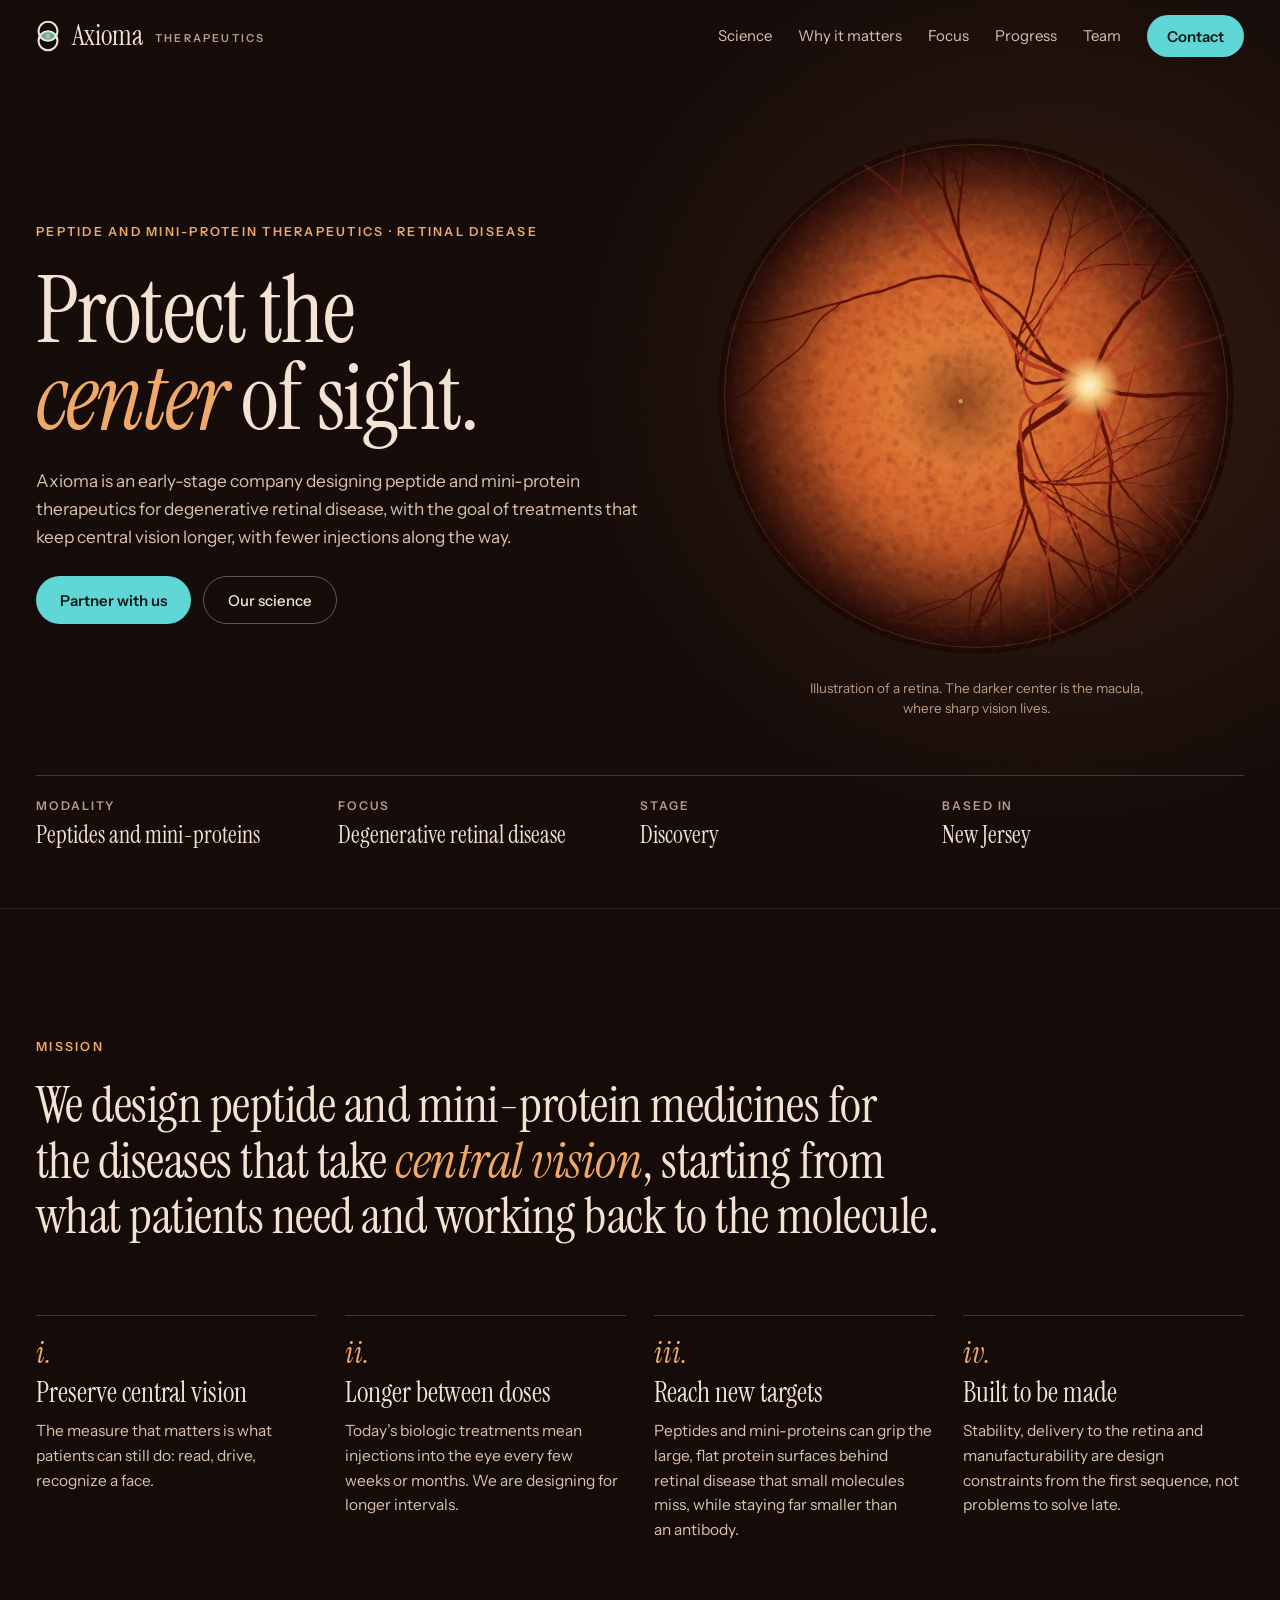
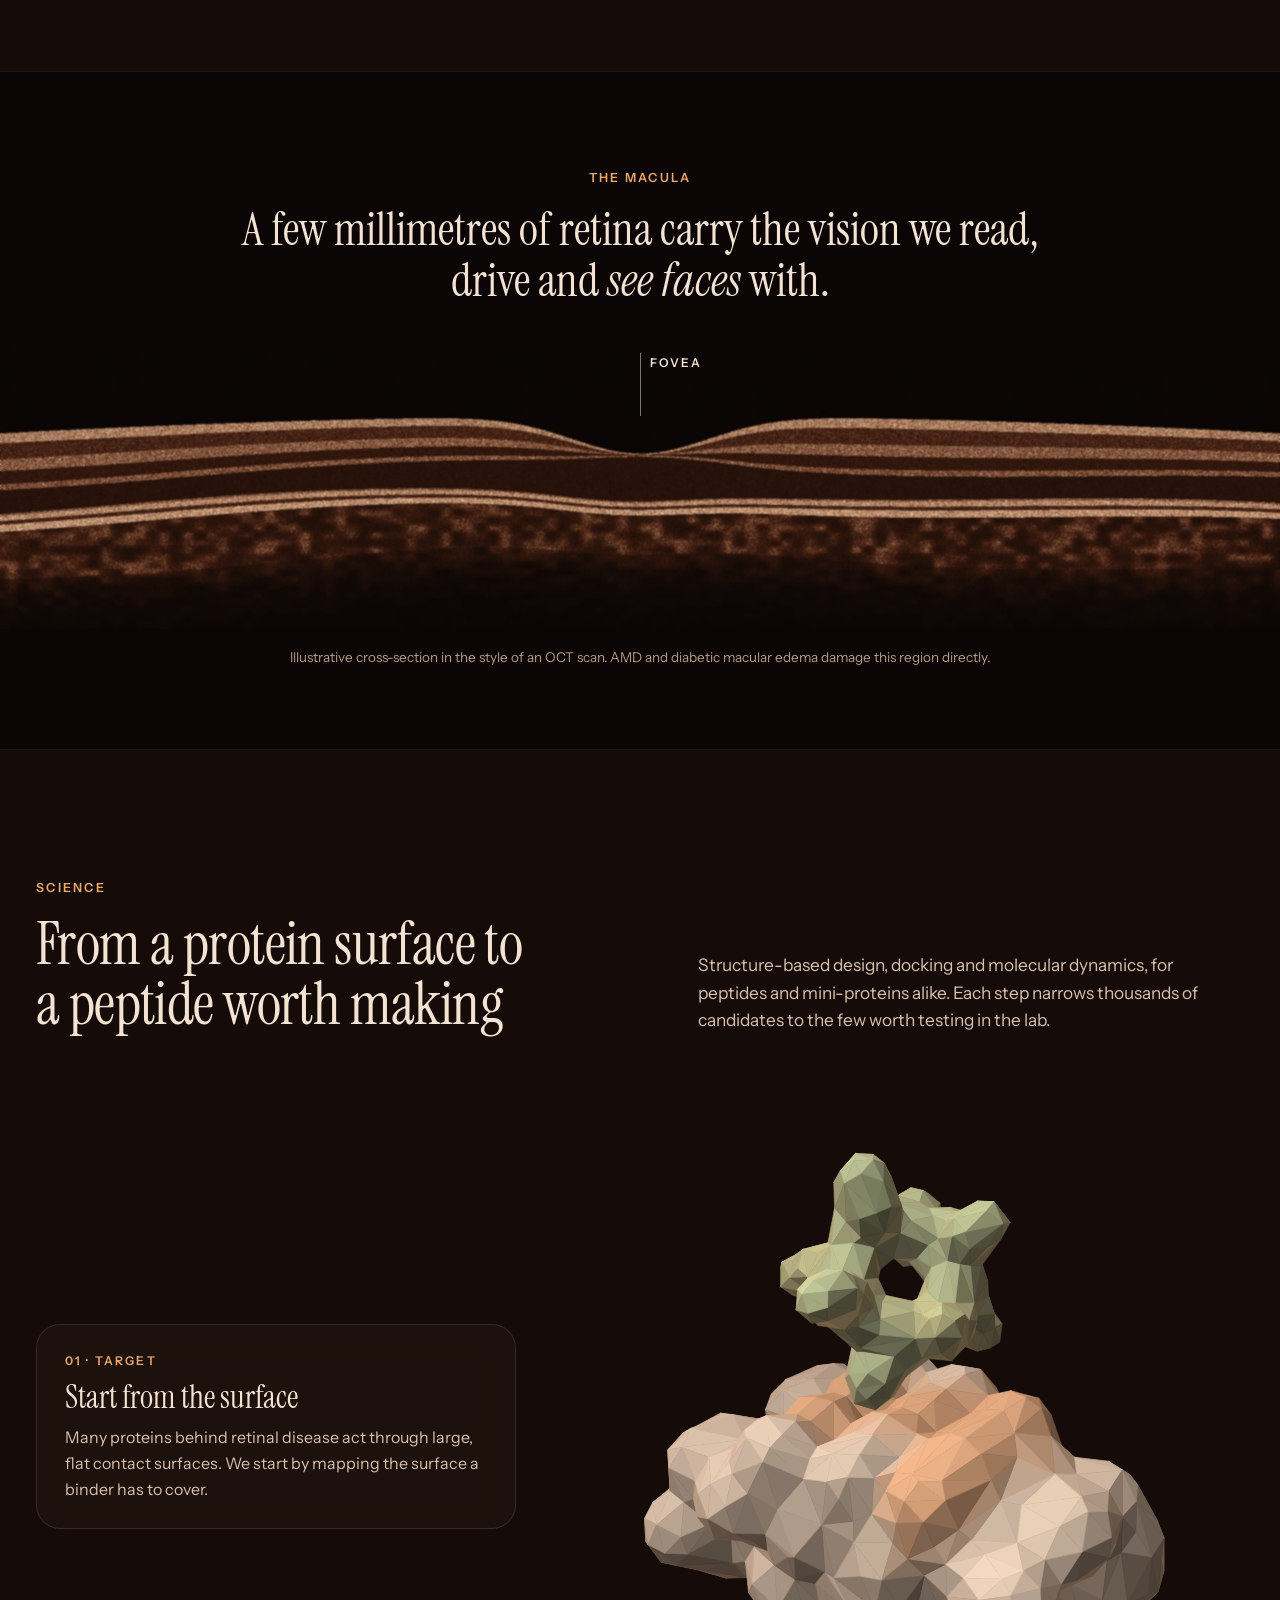
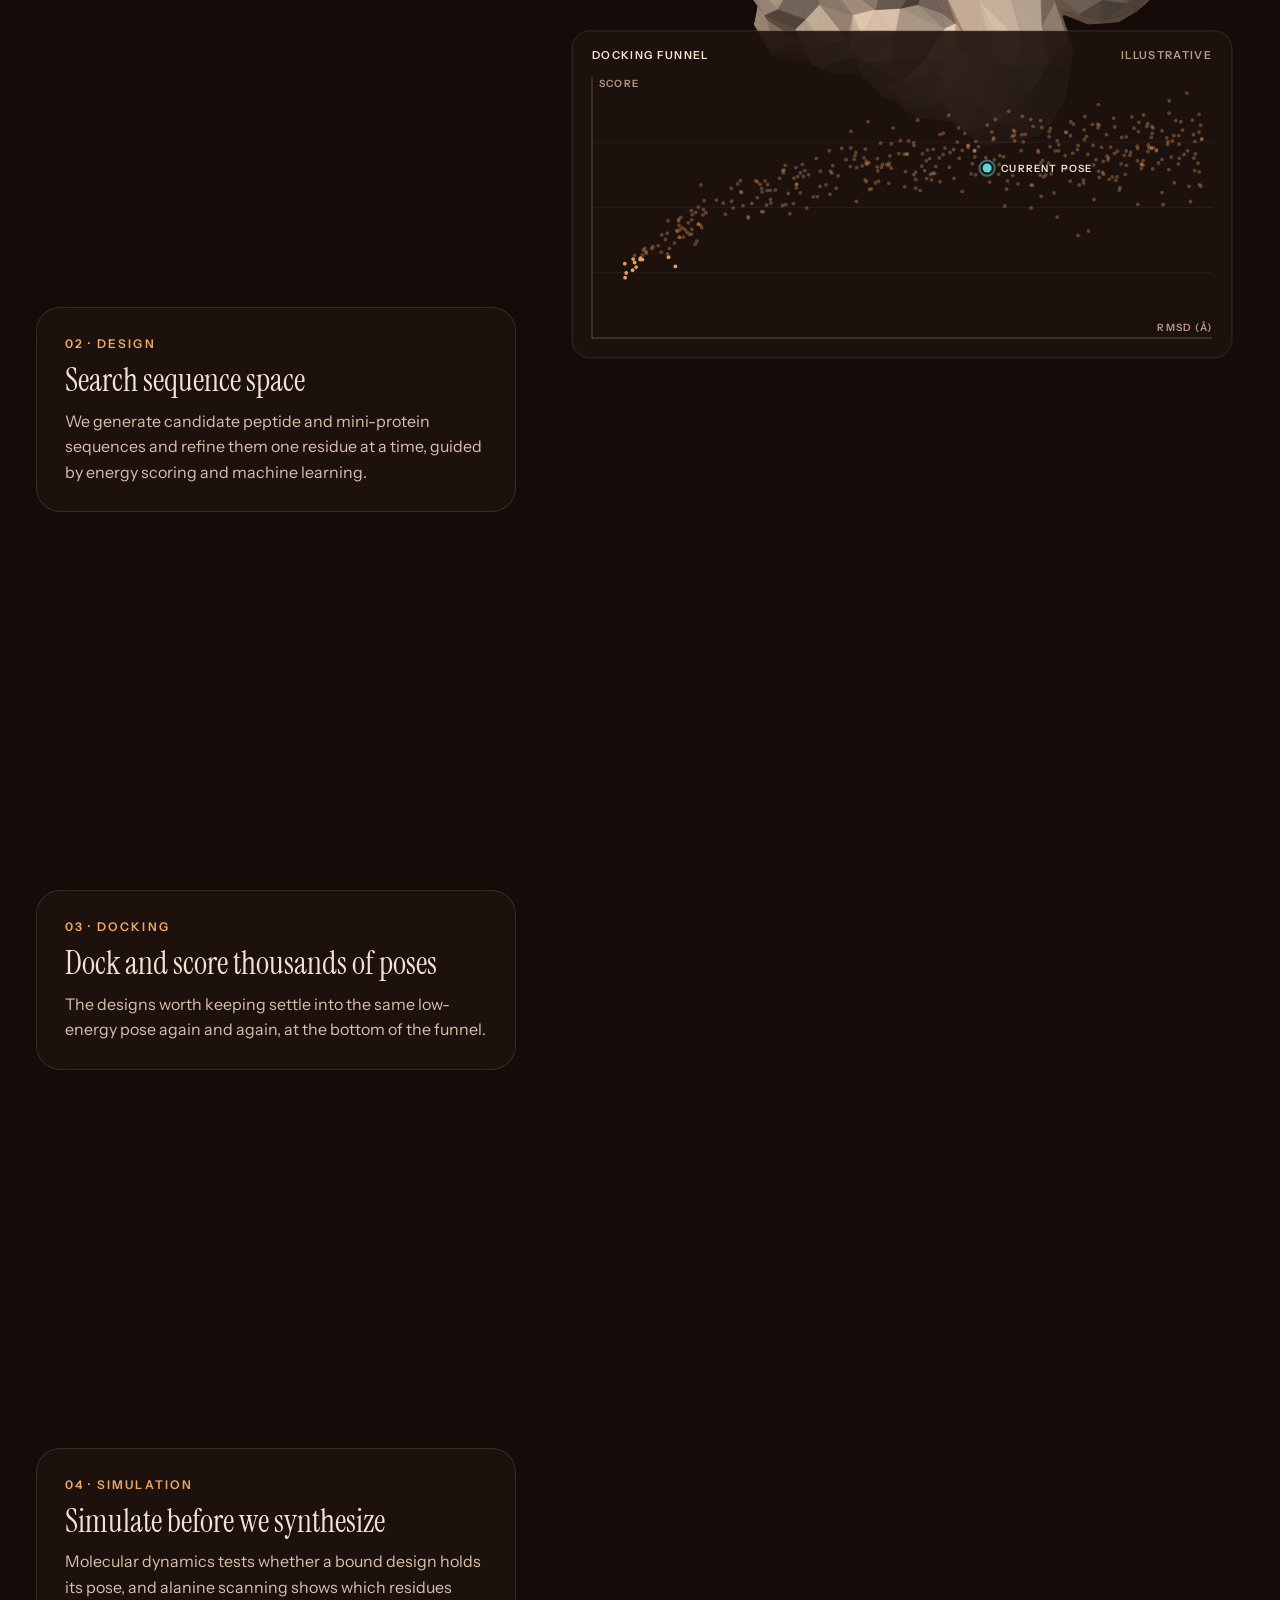
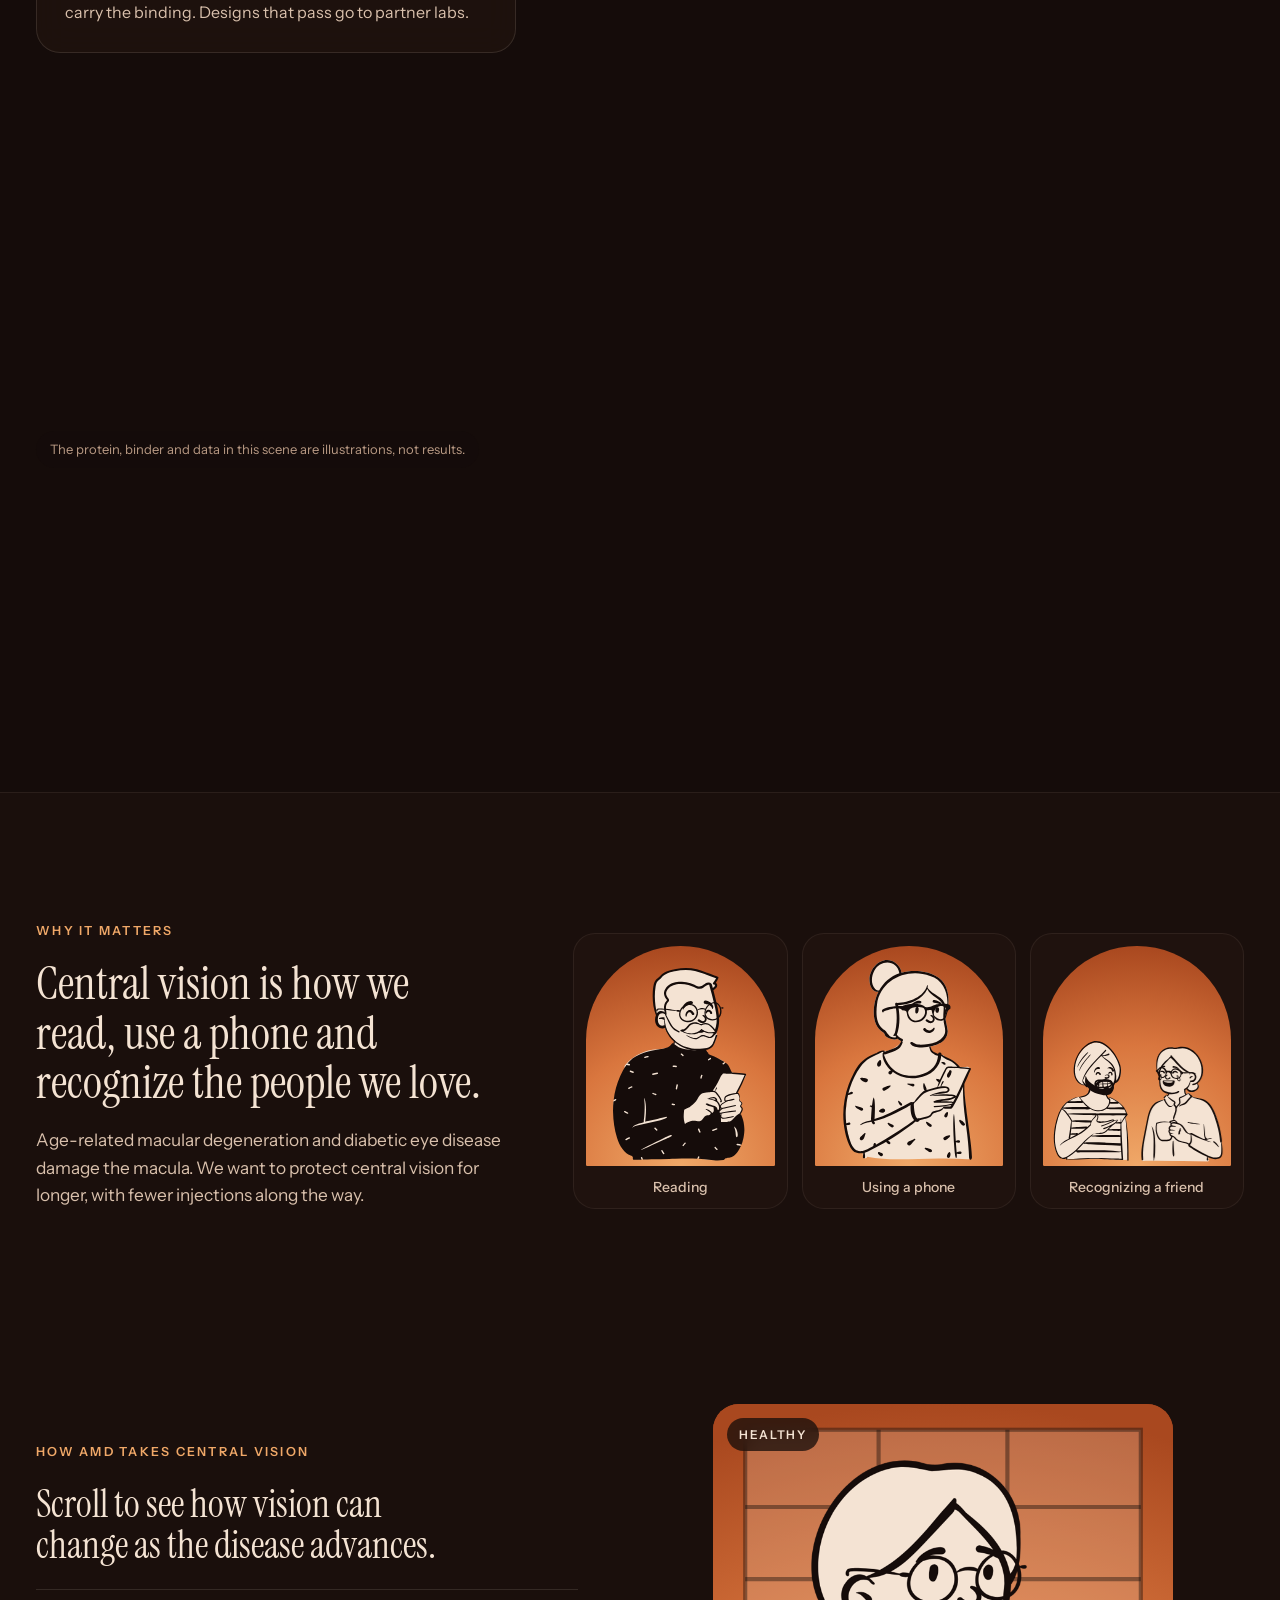
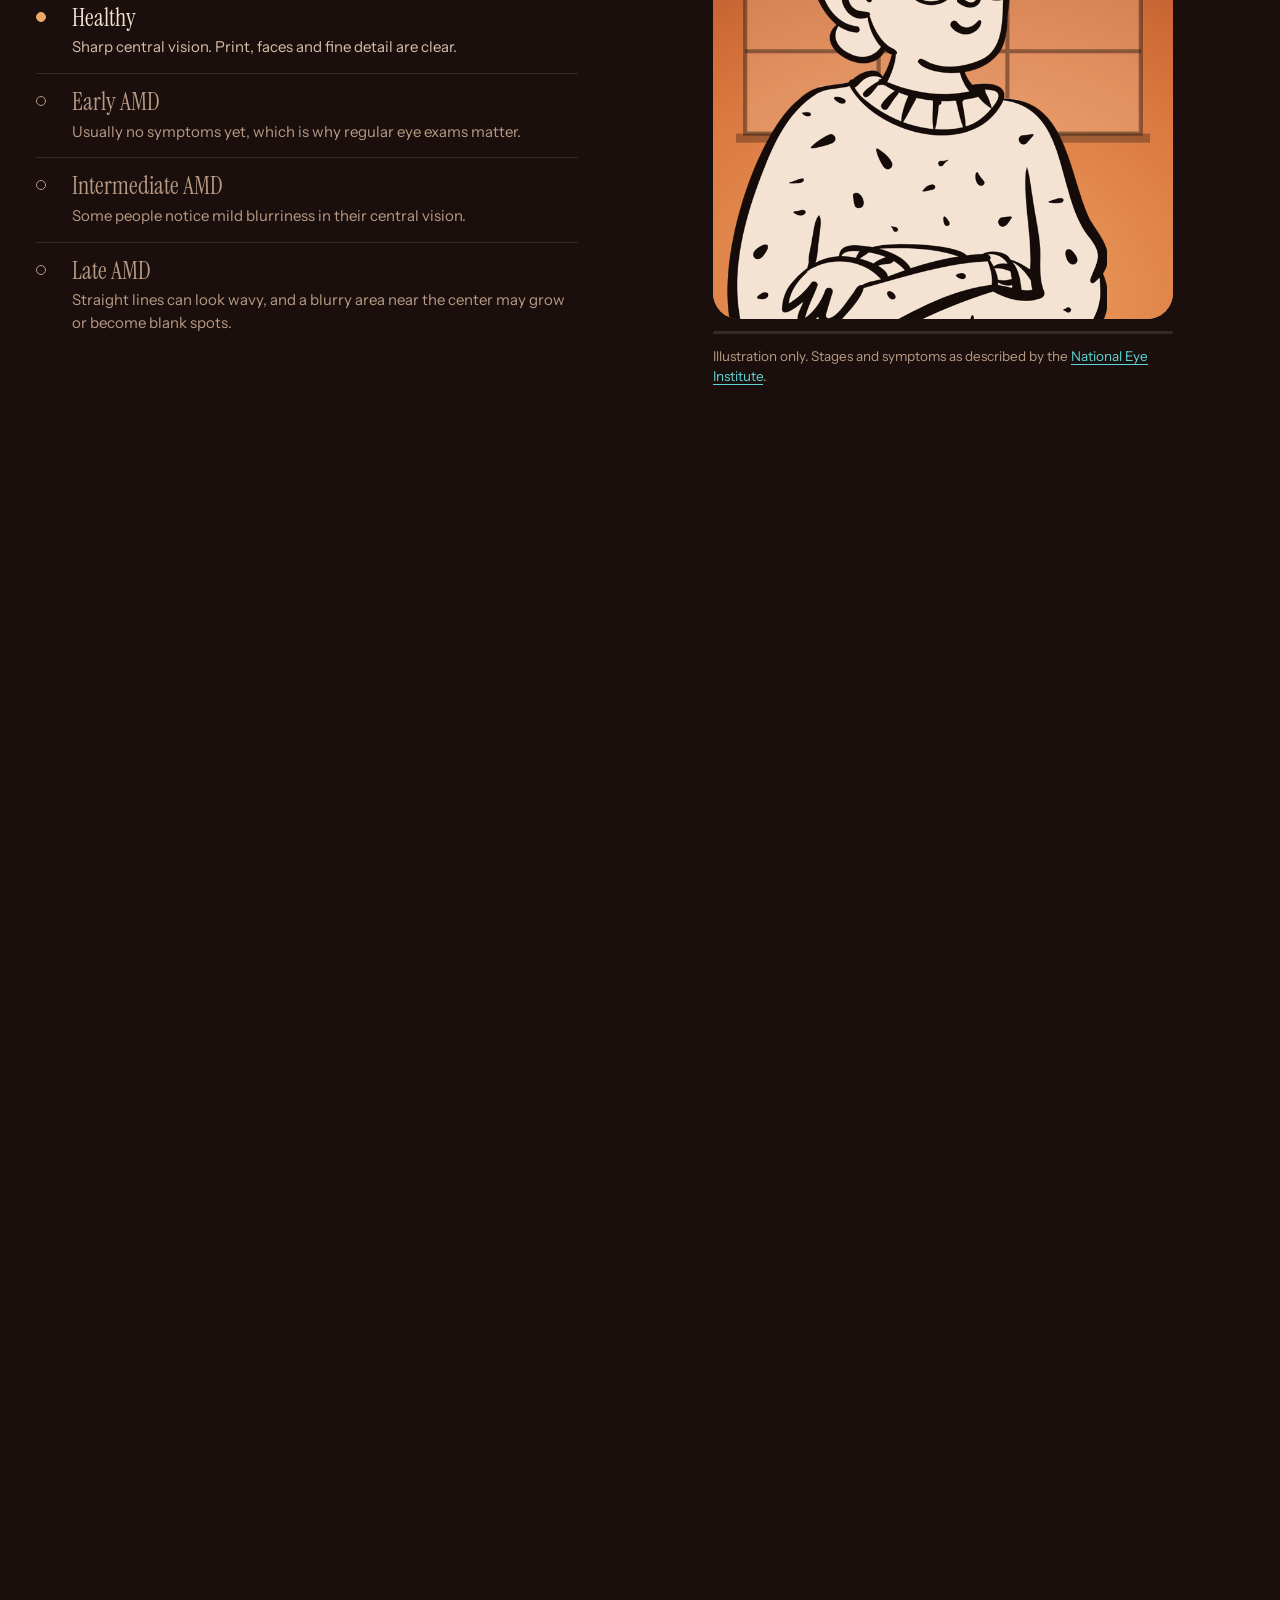
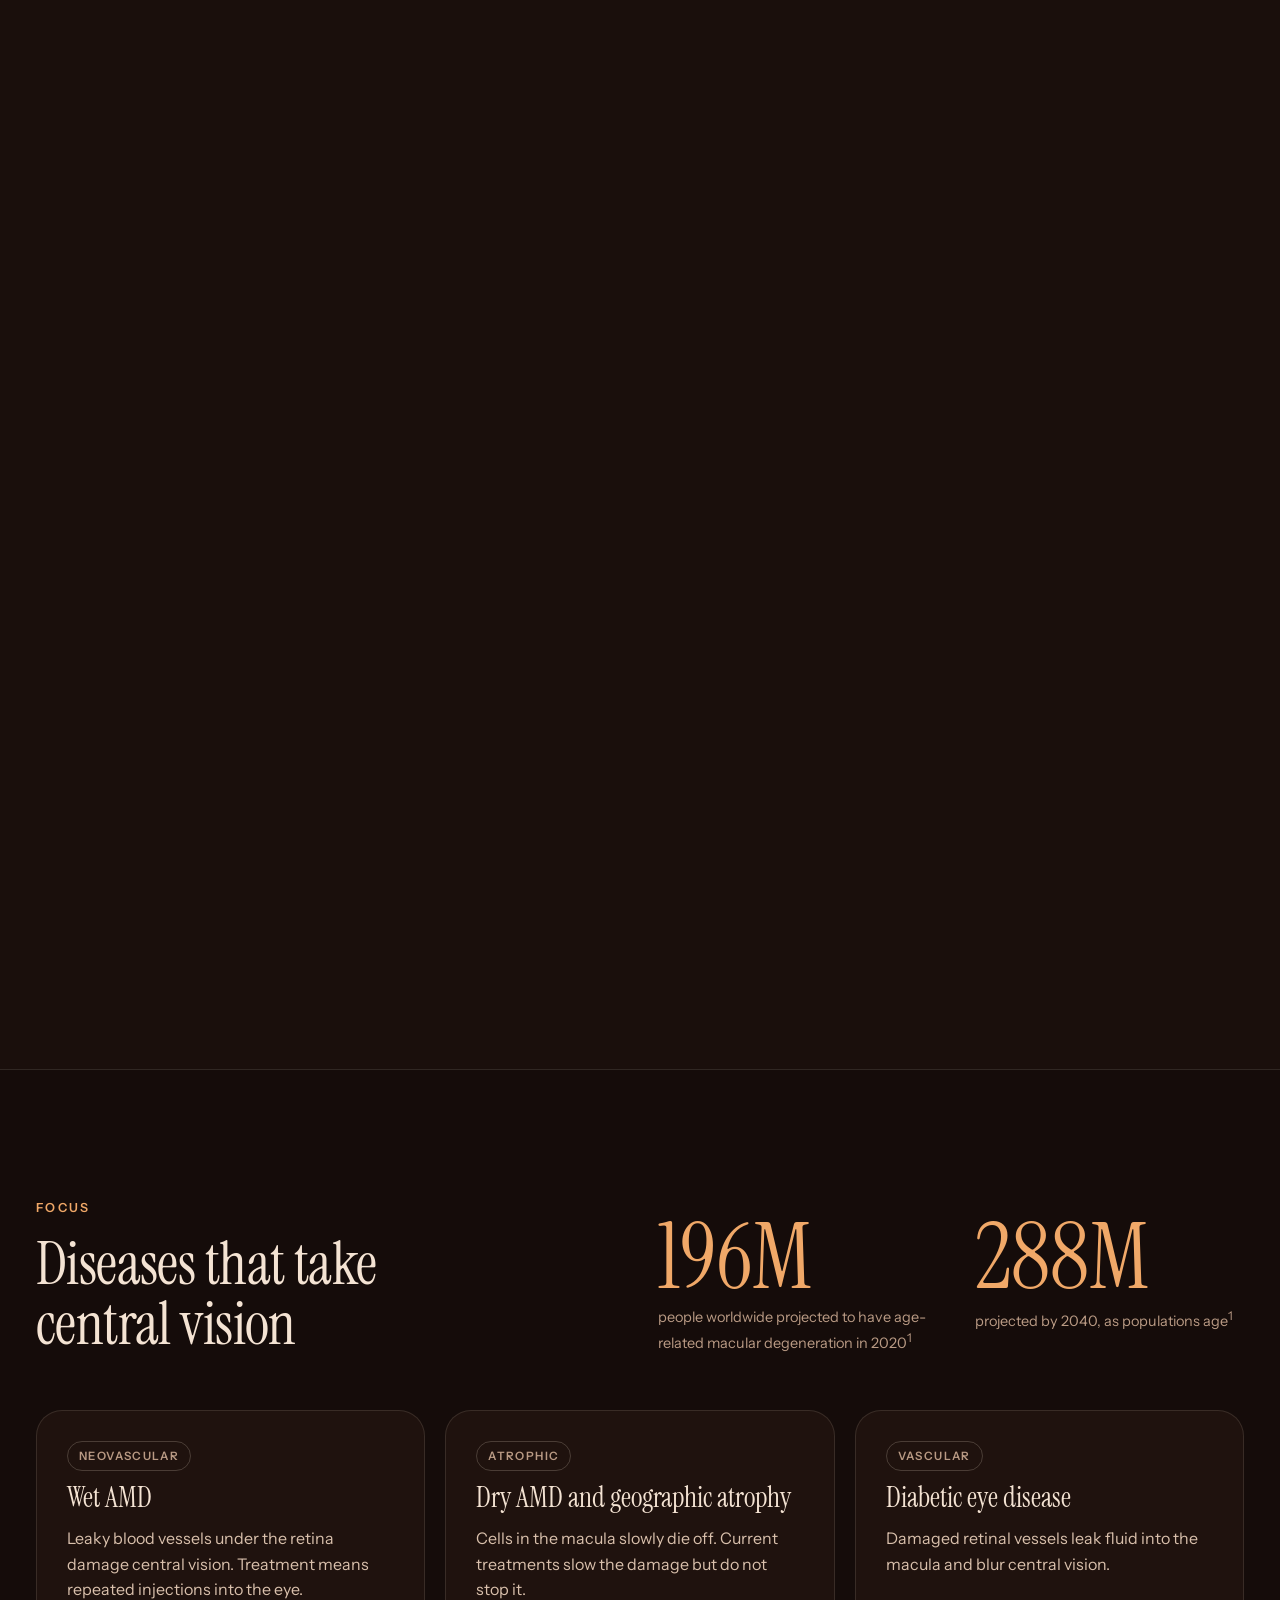
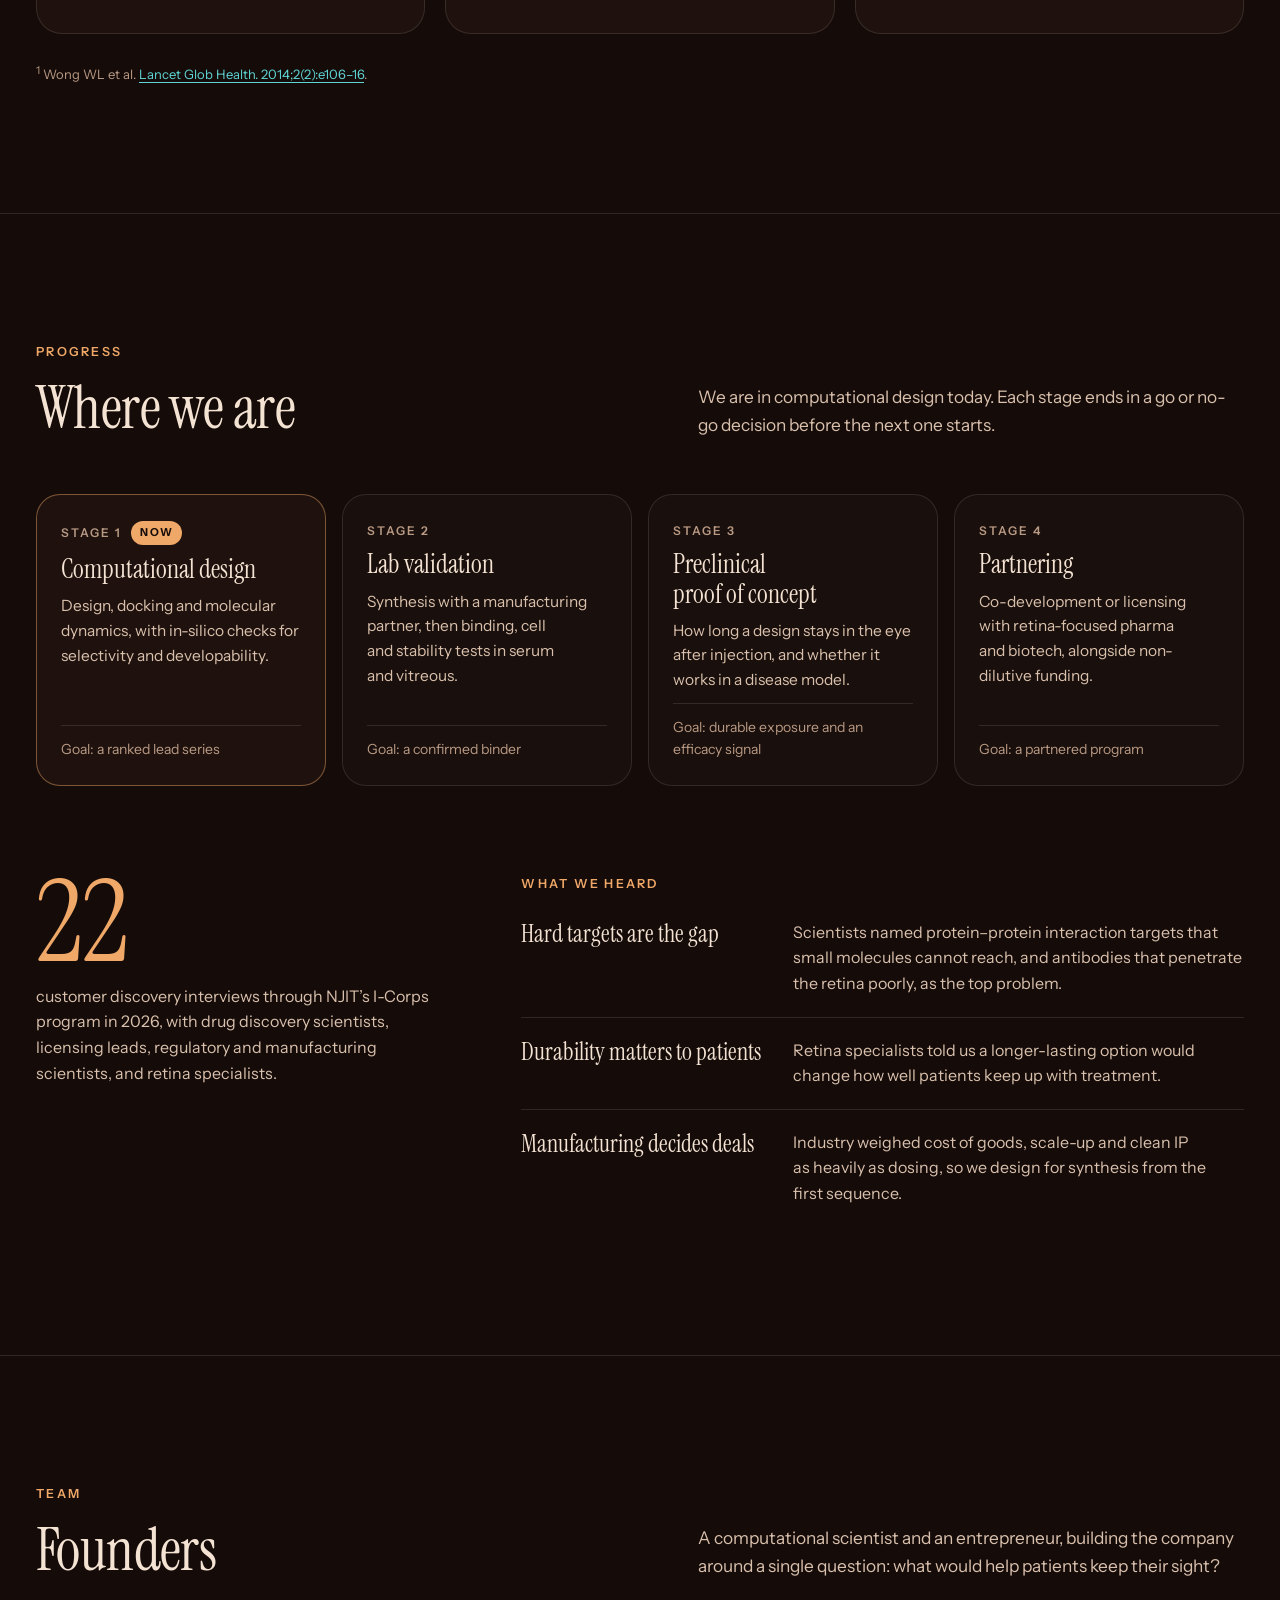
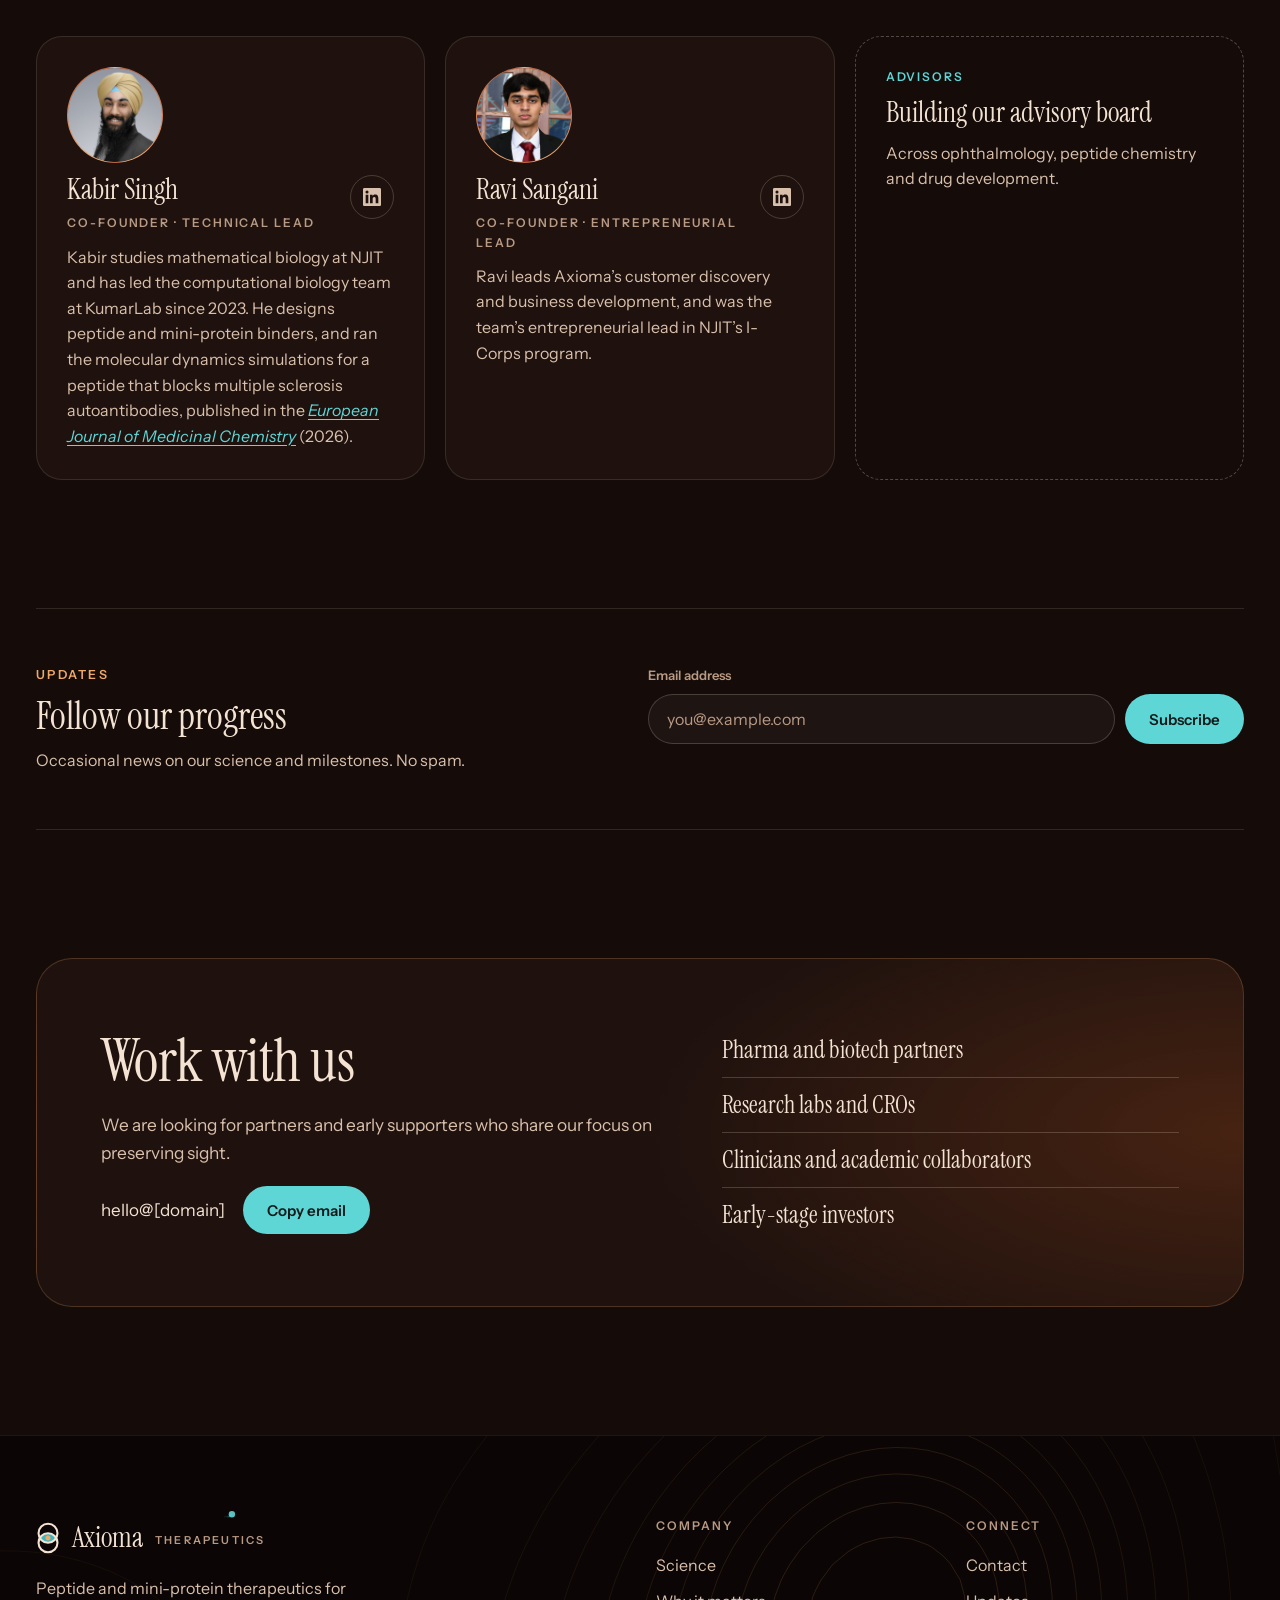
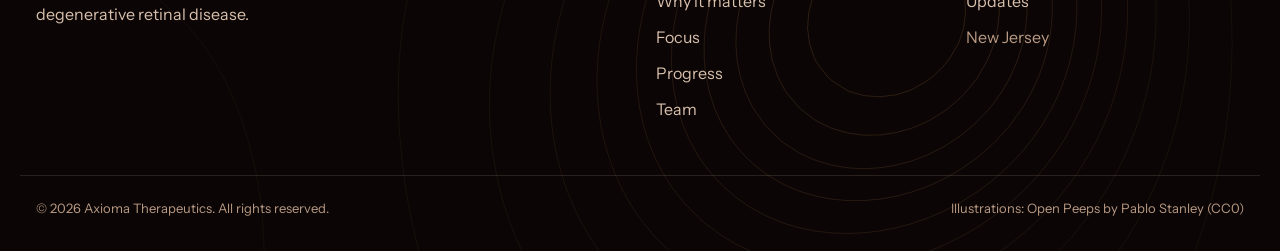
<file: index.html>
<!doctype html>
<html lang="en">
<head>
<meta charset="utf-8">
<meta name="viewport" content="width=device-width, initial-scale=1, viewport-fit=cover">
<title>Axioma Therapeutics</title>
<meta name="description" content="Axioma Therapeutics is an early-stage company designing peptide and mini-protein therapeutics for degenerative retinal disease, starting with age-related macular degeneration.">
<meta name="theme-color" content="#150C0A">
<meta name="color-scheme" content="dark">
<link rel="canonical" href="https://kabirsinghji.github.io/axioma-website/">
<meta property="og:type" content="website">
<meta property="og:site_name" content="Axioma Therapeutics">
<meta property="og:title" content="Axioma Therapeutics">
<meta property="og:description" content="Axioma Therapeutics is an early-stage company designing peptide and mini-protein therapeutics for degenerative retinal disease, starting with age-related macular degeneration.">
<meta property="og:url" content="https://kabirsinghji.github.io/axioma-website/">
<meta property="og:image" content="https://kabirsinghji.github.io/axioma-website/assets/img/og-image.jpg">
<meta property="og:image:width" content="1200">
<meta property="og:image:height" content="630">
<meta name="twitter:card" content="summary_large_image">
<link rel="icon" href="favicon.svg" type="image/svg+xml">
<link rel="icon" href="favicon-32.png" type="image/png" sizes="32x32">
<link rel="apple-touch-icon" href="apple-touch-icon.png">
<link rel="preconnect" href="https://fonts.googleapis.com">
<link rel="preconnect" href="https://fonts.gstatic.com" crossorigin>
<link rel="stylesheet" href="https://fonts.googleapis.com/css2?family=Instrument+Serif:ital@0;1&amp;family=Instrument+Sans:wght@400;500;600;700&amp;display=swap">
<link rel="stylesheet" href="assets/css/styles.css">
<script>document.documentElement.classList.add('js');</script>
<script src="assets/js/site.js" defer></script>
<script src="assets/js/scene.js" defer></script>
</head>
<body>
<a class="skip" href="#main">Skip to content</a>
<div class="grain" aria-hidden="true"></div>
<div class="progress" aria-hidden="true"><span></span></div>

<header class="top">
  <div class="wrap">
    <a class="brand" href="#top" aria-label="Axioma Therapeutics, home">
      <svg viewBox="20 6 80 108" aria-hidden="true"><path d="M32.29 60 A32 32 0 0 1 87.71 60 A32 32 0 0 1 32.29 60 Z" fill="#3DB5BF"></path><circle cx="60" cy="44" r="32" fill="none" stroke="#F4E3D3" stroke-width="7"></circle><circle cx="60" cy="76" r="32" fill="none" stroke="#F4E3D3" stroke-width="7"></circle><circle cx="60" cy="60" r="8.5" fill="#F0A868"></circle></svg>
      <b>Axioma</b><small>Therapeutics</small>
    </a>
    <nav class="nav" aria-label="Main">
      <a href="#science">Science</a>
      <a href="#why">Why it matters</a>
      <a href="#focus">Focus</a>
      <a href="#progress">Progress</a>
      <a href="#team">Team</a>
      <a class="btn btn-teal" href="#contact">Contact</a>
    </nav>
    <button class="menu-btn" type="button" aria-expanded="false" aria-controls="menu"><i aria-hidden="true"></i>Menu</button>
  </div>
  <div class="menu wrap" id="menu" hidden>
    <nav aria-label="Mobile">
      <ul>
        <li><a href="#science">Science</a></li>
        <li><a href="#why">Why it matters</a></li>
        <li><a href="#focus">Focus</a></li>
        <li><a href="#progress">Progress</a></li>
        <li><a href="#team">Team</a></li>
        <li><a href="#updates">Updates</a></li>
      </ul>
      <a class="btn btn-teal" href="#contact">Contact us</a>
    </nav>
  </div>
</header>

<main id="main">
  <section id="top" class="hero" aria-labelledby="hero-title">
    <div class="wrap">
      <div class="hero-main">
        <div class="hero-text">
          <p class="eyebrow">Peptide and mini-protein therapeutics · Retinal disease</p>
          <h1 id="hero-title">Protect the <em>center</em> of sight.</h1>
          <p class="lede">Axioma is an early-stage company designing peptide and mini-protein therapeutics for degenerative retinal disease, with the goal of treatments that keep central vision longer, with fewer injections along the way.</p>
          <div class="actions">
            <a class="btn btn-teal" href="#contact">Partner with us</a>
            <a class="btn btn-ghost" href="#science">Our science</a>
          </div>
        </div>
        <figure class="fundus">
          <div class="fundus-disc"><img src="assets/img/fundus.webp" alt="Illustration of a retina as seen through the pupil, with vessels branching from the optic disc and the darker macula at the center" width="1300" height="1300"></div>
          <figcaption>Illustration of a retina. The darker center is the macula, where sharp vision lives.</figcaption>
        </figure>
      </div>
      <dl class="glance">
        <div><dt>Modality</dt><dd>Peptides and mini-proteins</dd></div>
        <div><dt>Focus</dt><dd>Degenerative retinal disease</dd></div>
        <div><dt>Stage</dt><dd>Discovery</dd></div>
        <div><dt>Based in</dt><dd>New Jersey</dd></div>
      </dl>
    </div>
  </section>

  <section id="mission" class="band rule" aria-labelledby="mission-title">
    <div class="wrap">
      <p class="eyebrow reveal" style="margin-bottom: 20px">Mission</p>
      <h2 id="mission-title" class="statement reveal">We design peptide and mini-protein medicines for the diseases that take <em>central vision</em>, starting from what patients need and working back to the molecule.</h2>
      <ol class="goals">
        <li class="reveal"><span class="n">i.</span><h3>Preserve central vision</h3><p>The measure that matters is what patients can still do: read, drive, recognize a face.</p></li>
        <li class="reveal"><span class="n">ii.</span><h3>Longer between doses</h3><p>Today’s biologic treatments mean injections into the eye every few weeks or months. We are designing for longer intervals.</p></li>
        <li class="reveal"><span class="n">iii.</span><h3>Reach new targets</h3><p>Peptides and mini-proteins can grip the large, flat protein surfaces behind retinal disease that small molecules miss, while staying far smaller than an antibody.</p></li>
        <li class="reveal"><span class="n">iv.</span><h3>Built to be made</h3><p>Stability, delivery to the retina and manufacturability are design constraints from the first sequence, not problems to solve late.</p></li>
      </ol>
    </div>
  </section>

  <section class="macula" aria-labelledby="macula-title">
    <div class="wrap macula-head">
      <p class="eyebrow">The macula</p>
      <p id="macula-title">A few millimetres of retina carry the vision we read, drive and <em>see faces</em> with.</p>
    </div>
    <figure class="oct" style="margin-block: 0">
      <img src="assets/img/oct.jpg" alt="Illustrative cross-section of retinal layers in the style of an OCT scan, dipping at the fovea in the center" width="2400" height="540" loading="lazy">
      <span class="scan" aria-hidden="true"></span>
      <span class="fovea" aria-hidden="true"></span>
      <span class="fovea-label">Fovea</span>
    </figure>
    <figcaption class="wrap">Illustrative cross-section in the style of an OCT scan. AMD and diabetic macular edema damage this region directly.</figcaption>
  </section>

  <section id="science" aria-labelledby="science-title">
    <div class="wrap science-intro">
      <div class="head">
        <div class="reveal">
          <p class="eyebrow">Science</p>
          <h2 id="science-title" class="h2">From a protein surface to a peptide worth making</h2>
        </div>
        <p class="lede reveal">Structure-based design, docking and molecular dynamics, for peptides and mini-proteins alike. Each step narrows thousands of candidates to the few worth testing in the lab.</p>
      </div>
    </div>
    <div class="scrolly">
      <div class="stage" aria-hidden="true">
        <canvas></canvas>
        <div class="caption"></div>
      </div>
      <div class="wrap steps">
        <div class="step" data-step><p class="eyebrow">01 · Target</p><h3>Start from the surface</h3><p>Many proteins behind retinal disease act through large, flat contact surfaces. We start by mapping the surface a binder has to cover.</p></div>
        <div class="step" data-step><p class="eyebrow">02 · Design</p><h3>Search sequence space</h3><p>We generate candidate peptide and mini-protein sequences and refine them one residue at a time, guided by energy scoring and machine learning.</p></div>
        <div class="step" data-step><p class="eyebrow">03 · Docking</p><h3>Dock and score thousands of poses</h3><p>The designs worth keeping settle into the same low-energy pose again and again, at the bottom of the funnel.</p></div>
        <div class="step" data-step><p class="eyebrow">04 · Simulation</p><h3>Simulate before we synthesize</h3><p>Molecular dynamics tests whether a bound design holds its pose, and alanine scanning shows which residues carry the binding. Designs that pass go to partner labs.</p></div>
        <p class="step-note">The protein, binder and data in this scene are illustrations, not results.</p>
      </div>
    </div>
  </section>

  <section id="why" class="why" aria-labelledby="why-title">
    <div class="wrap band" style="padding-bottom: 0">
      <div class="why-top">
        <div class="why-text reveal">
          <p class="eyebrow">Why it matters</p>
          <h2 id="why-title">Central vision is how we read, use a phone and recognize the people we love.</h2>
          <p class="lede">Age-related macular degeneration and diabetic eye disease damage the macula. We want to protect central vision for longer, with fewer injections along the way.</p>
        </div>
        <div class="figures">
          <figure class="figure reveal"><div class="arch" role="img" aria-label="An older man with glasses reading"><svg aria-hidden="true" focusable="false" viewBox="0 0 850 1200"><g><g transform="translate(0 459)"><path d="M672.559 227.567C663.843 193.767 655.827 179.436 640.344 167.688C625.861 156.7 604.72 147.471 573.872 140.729C541.742 135.113 540.831 118.417 532.775 91.5829C530.425 83.5158 518.779 81.3693 513.752 87.1839C513.044 86.4192 512.305 85.7188 511.54 85.0859C512.225 81.2386 506.622 70.2114 506.809 66.5313C508.763 28.1186 496.196 8.82912 464.83 1.6585C458.009 0.0983833 411.677 -0.81986 405.026 1.01861C375.95 9.05596 347.327 34.5746 351.707 65.3154C342.58 77.2407 333.648 84.5193 319.567 88.3616C288.231 92.3397 256.897 95.877 225.553 98.9051C164.196 108.526 106.67 140.997 67.3517 188.352C63.7252 192.723 62.6775 198.657 65.8781 203.318C63.3709 214.055 49.2578 240.099 60.3625 247.459C42.1015 291.125 0.0858881 375.526 0.00706456 399.638C-0.324075 500.934 10.6202 632.784 110.597 688.84C114.6 692.774 115.173 697.128 116.906 702.982C121.301 721.423 137.264 734.603 154.736 733.527C240.807 735.439 324.171 724.941 410.244 724.433C448.201 724.208 493.849 729.873 526.823 733.647C559.796 737.421 593.082 734.083 624.725 724.433C627.394 728.632 632.788 731.079 638.261 729.873C671.065 723.357 697.592 703.146 720.696 681.055C727.757 668.214 755.33 631.626 744.37 618.89C754.305 576.898 753.789 531.777 736.134 491.79C738.637 484.46 734.075 476.405 736.134 468.836C737.624 463.358 741.44 461.093 743.361 455.669C746.064 448.036 743.124 437.797 740.081 430.008C738.834 426.126 742.376 421.948 743.361 417.987C748.03 399.304 737.338 400.951 729.63 388.461C729.745 388.422 731.75 379.506 731.741 379.55C732.921 373.184 729.964 365.029 727.385 359.715C725.642 356.124 721.908 353.876 718.199 354.288C721.935 341.607 726.66 331.055 731.741 318.838C740.727 297.302 752.101 276.68 765.004 257.187C770.289 249.205 763.192 239.957 754.641 239.413C726.963 237.655 699.588 233.671 672.559 227.567Z" transform="translate(37.54753 -31.00012)" fill="#F4E3D3" stroke="none"></path><path d="M692.389 192.767C705.499 193.517 718.589 194.517 731.659 195.767C744.349 196.966 757.329 197.836 769.789 200.566C771.499 200.947 772.979 203.236 772.278 204.956C771.809 206.107 771.339 207.256 770.859 208.406C756.448 243.486 740.278 277.777 722.999 311.527C726.988 311.756 730.419 313.027 732.039 317.656C735.009 326.187 737.109 335.806 734.209 344.566C734.109 344.867 733.829 344.926 733.619 344.806C733.528 349.656 735.169 354.406 738.619 357.956C741.619 361.027 745.659 362.966 748.209 366.496C752.416 372.316 749.544 376.979 746.49 381.936C745.907 382.882 745.318 383.839 744.769 384.816C742.589 388.699 744.831 390.682 747.328 392.89C748.278 393.73 749.265 394.603 750.059 395.626C752.589 398.886 753.278 402.857 752.769 406.886C752.189 411.476 750.179 415.756 748.049 419.816C745.479 424.736 743.149 430.327 739.559 434.577C739.429 434.726 739.299 434.857 739.159 434.956C739.198 434.947 739.229 434.947 739.259 434.947C739.799 434.937 740.499 435.816 740.679 436.256C740.889 436.726 741.089 437.206 741.299 437.676C741.278 437.626 741.259 437.566 741.238 437.517C741.028 436.956 741.669 436.536 742.129 436.546C742.738 436.556 743.749 437.697 743.948 438.216C747.579 446.486 750.729 454.947 753.399 463.576C754.469 467.716 755.539 471.857 756.609 475.996C758.039 482.117 758.889 488.256 759.749 494.456C760.409 498.626 760.899 502.826 761.189 507.046C761.869 513.256 762.269 519.496 762.389 525.746C762.309 535.886 761.169 545.896 759.769 555.926C759.309 560.066 758.629 564.156 757.749 568.216C756.698 574.386 755.269 580.476 753.459 586.476C752.549 590.226 751.649 593.976 750.749 597.716C750.349 598.796 749.948 599.876 749.549 600.956C748.869 603.336 748.049 605.687 747.059 607.976C746.7 609.073 746.312 610.156 745.907 611.231C737.6 608.771 729.239 606.706 720.4 606.565C715.249 606.482 715.248 614.482 720.4 614.565C728.107 614.689 735.447 616.435 742.717 618.577C741.591 620.842 740.359 623.06 739.009 625.226C735.289 632.536 731.609 639.786 727.289 646.767C724.809 650.796 722.079 654.666 719.179 658.396C714.198 664.777 708.499 670.916 701.919 675.726C698.738 678.277 695.369 680.617 691.639 682.246C687.359 684.117 683.059 685.527 678.528 686.607C676.009 687.206 673.488 687.697 670.909 688.027C667.849 688.406 664.749 688.447 661.689 688.906C658.909 689.316 656.169 689.926 653.539 690.926C652.129 691.466 650.929 692.077 649.818 692.796C648.889 693.607 647.988 694.536 647.028 695.656C647.009 695.687 646.988 695.706 646.959 695.716C646.139 698.236 644.159 700.267 640.799 700.827C622.119 703.937 603.698 704.286 584.869 702.327C566.349 700.406 547.988 697.316 529.448 695.577C518.583 694.556 507.695 693.808 496.796 693.242C498.147 690.54 499.569 687.867 500.942 685.16C503.264 680.577 496.364 676.524 494.034 681.122C492.059 685.018 489.976 688.877 488.115 692.827C445.3 691.013 402.29 692.118 359.436 693.219C348.428 693.502 337.43 693.785 326.448 694.017C291.849 694.746 257.269 695.126 222.679 696.277C206.416 696.814 190.124 697.542 173.827 698.148C172.496 693.921 171 689.746 169.569 685.534C167.923 680.685 160.194 682.766 161.855 687.66C163.078 691.263 164.352 694.835 165.528 698.438C150.318 698.954 135.109 699.324 119.919 699.267C119.499 699.267 119.089 699.206 118.699 699.077C118.649 699.396 118.599 699.706 118.549 700.017C118.519 700.176 118.279 700.136 118.279 699.976C118.279 699.636 118.279 699.286 118.259 698.926C117.049 698.416 116.069 697.357 115.709 696.056C114.569 691.896 114.639 687.726 115.229 683.566C114.209 681.376 112.859 679.437 111.109 677.966C105.789 673.496 97.7494 672.456 91.5794 669.296C86.7894 666.857 82.2494 663.966 77.9594 660.726C69.0994 654.056 61.5794 646.056 54.9594 637.187C40.3294 617.607 30.5094 594.626 23.0994 571.456C7.98937 524.246 1.30937 473.316 0.139365 423.836C-0.352635 403.081 0.459365 382.293 2.55437 361.638C7.35037 358.54 12.3004 355.683 17.3964 353.091C21.9854 350.756 17.9424 343.852 13.3584 346.183C10.0594 347.862 6.84037 349.667 3.67837 351.562C9.43737 304.375 21.9524 258.027 41.1794 214.506C51.2034 191.807 62.7954 168.746 77.6624 148.408C83.0984 148.82 88.4794 149.647 93.8014 151.319C98.7244 152.866 100.831 145.145 95.9284 143.605C91.7874 142.304 87.5924 141.474 83.3624 140.941C87.7344 135.486 92.3664 130.261 97.3194 125.357C119.199 103.697 146.819 89.1974 175.719 79.2364C205.939 68.8264 237.528 63.0864 268.959 57.7674C297.679 52.9064 325.028 51.3464 342.299 24.1364C343.379 22.4374 345.829 21.5464 347.629 22.7364C348.409 23.2564 349.189 23.7774 349.969 24.3064C350.009 24.1974 350.049 24.0764 350.089 23.9664C352.589 16.3164 353.139 8.53643 355.019 0.796428C355.309 -0.353572 356.829 -0.173572 357.189 0.796428C360.189 8.90643 359.429 19.2264 356.448 28.8264C364.669 34.6664 372.778 40.6974 381.569 45.6364C394.889 53.1264 417.839 57.0464 432.809 59.6564C447.609 62.2364 463.119 63.7564 478.169 63.0364C483.999 62.7564 489.829 61.9564 495.389 60.1174C498.309 59.1464 501.089 57.8364 503.669 56.1364C504.219 55.7674 504.749 55.3864 505.269 54.9864C504.448 48.7564 504.209 42.3464 504.459 36.0764C504.719 29.3964 505.009 22.9474 508.409 17.1564C508.539 16.9264 508.829 17.0174 508.919 17.2264C512.179 24.9474 512.399 33.9764 513.238 42.6264C521.329 40.1874 530.009 42.9064 535.179 50.0964C538.929 55.3164 539.719 61.3764 542.259 67.1074C542.988 68.7774 546.179 72.1974 546.229 73.8164C547.089 74.5564 547.009 74.6974 545.988 74.2264C545.559 74.0864 545.299 74.0064 545.209 73.9864C545.329 74.0364 545.589 74.1264 546.019 74.2774C547.939 75.2464 549.189 75.7564 550.799 77.1264C552.979 78.9964 553.829 82.1764 553.539 85.0174C557.559 86.9164 561.528 89.0274 565.549 90.6664C573.019 93.7164 580.439 96.7264 587.769 100.117C603.539 107.396 618.988 115.357 634.079 123.966C638.105 126.264 642.232 128.574 646.277 131.032C642.774 133.579 639.46 136.398 636.355 139.45C632.677 143.064 638.335 148.72 642.012 145.107C645.506 141.673 649.325 138.433 653.44 135.666C660.224 140.379 666.414 145.817 670.999 152.767C675.019 158.867 677.549 165.836 680.159 172.596C682.889 179.697 686.039 185.976 690.318 192.256C690.409 192.396 690.499 192.527 690.568 192.666C691.179 192.697 691.778 192.736 692.389 192.767ZM398.707 82.9524C402.379 85.4604 405.596 88.5074 408.733 91.6424C412.38 95.2874 406.722 100.943 403.075 97.2984C400.432 94.6564 397.766 91.9744 394.669 89.8604C392.88 88.6384 392.077 86.3654 393.234 84.3874C394.271 82.6154 396.922 81.7344 398.707 82.9524ZM204.216 104.087C209.281 103.232 207.133 95.5224 202.089 96.3724C195.806 97.4334 189.618 98.6754 183.657 100.981C178.906 102.819 180.971 110.557 185.784 108.695C191.744 106.389 197.932 105.148 204.216 104.087ZM562.86 108.296C567.161 105.429 571.162 112.362 566.899 115.204C563.443 117.507 559.986 119.812 556.53 122.116C552.231 124.982 548.23 118.05 552.492 115.208L562.86 108.296ZM367.799 153.972C372.863 154.909 370.705 162.618 365.673 161.687C360.316 160.696 354.887 160.68 349.456 160.677C344.3 160.675 344.309 152.675 349.456 152.677C355.626 152.68 361.717 152.847 367.799 153.972ZM117.816 187.38C122.563 189.242 120.484 196.976 115.689 195.095C110.371 193.009 104.879 191.421 99.5614 189.335C94.8154 187.473 96.8934 179.74 101.688 181.62C107.006 183.706 112.498 185.294 117.816 187.38ZM258.36 200.855C263.319 199.495 261.213 191.776 256.233 193.14C247.509 195.532 238.525 196.773 229.736 198.901C224.735 200.111 226.854 207.827 231.863 206.615C240.652 204.488 249.635 203.245 258.36 200.855ZM660.469 324.886C676.869 317.077 695.019 312.767 713.149 311.846C713.238 311.506 713.379 311.166 713.568 310.827C732.249 277.327 748.749 242.617 763.629 207.267C752.639 206.447 741.659 204.736 730.679 203.687C718.269 202.496 705.829 201.527 693.379 200.786C690.789 200.626 688.209 200.486 685.619 200.346C677.059 199.896 668.499 199.556 659.929 199.316C658.806 199.286 657.681 199.252 656.556 199.219C651.841 199.079 647.113 198.938 642.399 198.986C639.659 199.017 637.519 199.277 635.698 201.486C634.559 202.857 633.988 205.017 632.369 205.947C632.189 206.046 631.869 206.236 631.559 206.406C631.289 206.687 630.999 206.937 630.769 207.236C629.589 208.746 628.549 210.406 627.579 212.066C624.769 216.906 622.219 221.937 619.689 226.926C615.229 235.726 611.238 244.786 606.579 253.486C602.269 261.517 597.759 269.536 593.019 277.316C591.988 278.996 583.429 292.077 578.419 298.857C582.389 299.027 586.289 299.536 589.899 300.646C591.399 297.216 593.299 294.006 594.859 290.607C596.389 287.256 597.379 283.396 599.429 280.346C600.839 278.256 603.809 279.617 603.379 282.006C602.698 285.756 600.229 289.376 598.159 292.536C596.149 295.607 594.049 298.626 591.389 301.146C591.519 301.187 591.659 301.236 591.789 301.286C600.929 304.736 606.818 314.416 612.528 321.836C616.559 327.077 644.149 364.676 624.889 365.796C619.969 366.086 619.919 358.176 624.869 358.107C624.023 358.107 624.002 357.545 623.976 356.839C623.965 356.543 623.953 356.222 623.879 355.906C623.629 354.846 623.089 353.687 622.679 352.666C621.509 349.777 620.119 346.976 618.619 344.256C616.119 339.716 613.238 335.386 610.189 331.197C606.969 326.777 603.539 322.527 600.089 318.286C596.479 313.867 593.119 309.496 587.369 307.916C583.488 306.846 579.259 306.476 574.939 306.447C570.059 306.423 565.082 306.852 560.407 307.255C559.143 307.364 557.901 307.471 556.689 307.566C546.269 308.396 535.789 309.857 525.619 312.296C516.919 314.376 509.889 318.376 503.969 325.107C498.409 331.416 494.319 338.886 490.069 346.086C479.929 363.267 466.329 377.996 450.059 388.786C449.519 389.966 448.619 391.017 447.329 391.806C447.349 391.827 447.359 391.846 447.369 391.867C447.019 392.017 446.679 392.166 446.329 392.327C446.299 392.336 446.269 392.357 446.238 392.367C434.948 397.327 423.749 402.146 413.089 408.437C412.939 409.636 412.738 410.836 412.639 411.956C412.259 416.406 411.659 420.836 411.278 425.286C410.509 434.197 410.009 443.187 410.278 452.136C410.569 461.536 411.769 470.857 413.988 480.006C414.929 483.876 416.169 487.626 417.399 491.416C423.369 486.777 430.809 483.256 437.539 480.146C444.719 476.826 452.149 474.107 460.009 472.956C468.219 471.756 476.159 472.666 484.309 473.816C484.873 473.896 485.44 473.978 486.011 474.06C492.839 475.045 500.166 476.102 506.819 474.006C518.889 470.197 523.219 455.996 531.849 447.937C535.959 444.107 540.879 441.426 546.519 440.857C547.966 440.707 549.447 440.744 550.931 440.782C553.694 440.852 556.462 440.922 559.019 439.777C562.769 438.086 564.929 434.836 566.049 431.006C566.488 429.536 567.519 428.386 568.818 427.767C566.339 426.896 564.709 425.107 562.549 423.386C559.799 421.197 556.979 419.077 554.089 417.056C551.448 415.206 548.738 413.447 546.068 411.646C545.609 411.336 545.025 410.859 544.37 410.325C542.392 408.711 539.775 406.576 538.039 406.937C537.818 406.976 537.539 406.786 537.629 406.527C540.339 399.256 570.738 418.836 573.059 423.796C573.679 425.136 573.339 426.586 572.419 427.426C578.278 428.937 582.789 423.246 584.068 418.107C585.565 412.125 584.436 405.292 583.428 399.188C583.343 398.679 583.26 398.174 583.179 397.676C583.068 396.976 583.738 396.406 584.309 396.566L584.528 396.066C577.519 393.006 569.988 390.896 562.799 388.396C558.149 386.777 553.499 385.156 548.839 383.536C545.309 382.306 541.669 381.426 539.219 378.437C537.609 376.476 537.939 373.056 540.809 372.406C544.778 371.512 548.391 372.839 552.074 374.192C552.799 374.458 553.526 374.725 554.259 374.976C558.619 376.456 562.969 377.947 567.318 379.437C574.999 382.056 582.929 384.306 590.339 387.636C596.649 390.466 601.909 394.646 604.829 401.046C605.919 403.456 607.159 409.966 610.278 410.666C613.969 411.496 614.999 403.456 615.309 400.796C617.179 384.577 608.068 365.937 593.349 358.806C585.759 355.136 577.359 353.027 569.238 350.926C562.469 349.176 555.549 347.767 548.609 346.656C545.689 346.176 542.769 345.767 539.849 345.396C539.259 345.327 539.229 344.486 539.849 344.466C543.448 344.306 547.089 344.256 550.738 344.336C560.749 339.246 572.639 335.216 583.709 334.566C593.818 333.966 602.769 342.386 604.889 352.077C605.399 354.396 604.309 356.077 602.729 356.786C611.659 362.777 617.329 371.687 621.009 382.566C621.189 383.107 621.369 383.676 621.549 384.286C623.709 378.916 628.519 374.156 633.198 371.066C638.318 367.687 644.079 364.406 650.129 361.676C649.639 361.486 649.169 361.226 648.729 360.886C646.149 358.876 646.059 355.086 645.698 352.117C645.219 348.197 644.999 344.187 645.899 340.306C647.679 332.706 653.759 328.086 660.469 324.886ZM514.735 224.646C514.853 219.921 516.722 215.846 518.798 211.689C521.09 207.095 514.192 203.038 511.89 207.651C509.169 213.101 506.889 218.463 506.736 224.646C506.609 229.796 514.609 229.793 514.735 224.646ZM364.03 286.943C363.303 291.978 371.011 294.153 371.745 289.069C372.869 281.288 374.242 273.609 376.353 266.029C377.736 261.062 370.021 258.942 368.639 263.902C366.528 271.482 365.155 279.161 364.03 286.943ZM89.3904 281.095C84.9524 283.701 88.9734 290.618 93.4274 288.003C98.6454 284.941 104.145 282.587 109.752 280.343C114.473 278.452 112.413 270.712 107.625 272.628C101.386 275.126 95.1974 277.687 89.3904 281.095ZM229.934 317.955C225.309 315.681 229.367 308.785 233.971 311.048C238.823 313.433 243.85 315.277 249.144 316.404C254.185 317.478 252.038 325.189 247.017 324.119C241.059 322.849 235.39 320.638 229.934 317.955ZM732.629 342.386C732.709 342.216 732.869 342.126 733.039 342.107C731.999 335.077 730.259 327.156 727.099 320.996C725.328 317.551 722.578 317.685 719.235 317.848C718.783 317.87 718.321 317.892 717.849 317.906C714.469 318.017 711.109 318.236 707.749 318.586C693.169 320.107 678.519 323.906 665.159 329.976C659.159 332.706 653.229 336.046 652.149 343.156C651.659 346.327 651.988 349.646 652.439 352.806C652.579 353.767 652.729 355.226 653.149 355.426C653.651 355.662 656.297 354.911 657.866 354.466C658.363 354.325 658.751 354.215 658.929 354.176C666.299 352.586 673.679 350.996 681.049 349.396C687.859 347.926 695.149 345.447 702.119 345.296C704.778 345.236 706.249 349.476 703.559 350.617C694.579 354.466 683.679 355.496 674.139 357.596L669.219 358.676C659.979 362.976 650.519 366.706 641.629 371.896C636.499 374.886 630.719 378.187 627.659 383.466C624.929 388.166 625.249 396.077 631.579 397.577C633.539 398.036 635.709 397.996 637.948 397.687C642.488 397.056 647.309 395.306 651.169 394.437L670.488 390.056C683.689 387.066 696.889 384.077 710.089 381.086C713.499 380.316 714.948 385.556 711.539 386.336C694.149 390.286 676.769 394.246 659.389 398.206C652.349 399.806 645.179 401.986 637.988 402.966C631.568 407.086 625.339 411.066 620.339 417.027C619.969 417.456 619.609 417.906 619.259 418.357C616.429 422.027 617.179 426.437 622.329 426.596C622.488 426.607 622.649 426.607 622.809 426.607C625.439 426.577 628.129 425.607 630.639 424.986C635.948 423.656 641.289 422.476 646.669 421.437C668.129 417.246 689.988 415.357 711.738 413.367C715.528 413.017 715.488 418.916 711.738 419.277C696.599 420.706 681.439 422.126 666.379 424.277C659.049 425.327 651.729 426.506 644.459 427.906C640.679 428.636 636.889 429.676 633.089 430.566C633.119 430.666 633.119 430.777 633.039 430.896C629.009 436.916 625.439 446.906 631.809 452.867C634.882 455.735 639.146 455.275 642.983 454.861L643.309 454.826C647.799 454.336 652.289 453.716 656.769 453.086C664.639 451.976 672.488 450.716 680.318 449.357C684.399 448.656 688.469 447.906 692.528 447.117C693.069 447.013 693.573 446.904 694.05 446.801C696.509 446.268 698.261 445.888 700.799 447.136C701.929 447.687 701.889 449.187 701.169 450.006C698.109 453.517 691.929 453.316 687.549 454.096C682.219 455.056 676.879 455.956 671.528 456.746C661.369 458.256 651.049 459.937 640.789 460.536C634.409 460.896 628.809 458.536 625.939 453.346C625.999 454.806 626.059 456.277 626.119 457.736C626.339 462.986 626.389 468.226 626.488 473.476C626.498 473.955 626.469 474.518 626.437 475.125L626.437 475.128L626.437 475.132C626.362 476.59 626.274 478.295 626.669 479.656C634.639 479.906 642.619 479.986 650.599 479.947C655.139 479.926 659.689 479.836 664.229 479.626C664.969 478.437 666.209 477.576 667.839 477.607C681.838 477.881 690.311 468.602 698.925 459.17C700.348 457.613 701.774 456.051 703.229 454.527C712.609 444.697 723.519 435.017 735.709 428.706C737.528 424.486 740.269 420.496 742.389 416.506L742.519 416.262C744.789 411.974 747.882 406.134 745.919 401.277C744.339 397.376 739.729 395.796 738.079 391.827C736.789 388.726 737.389 385.586 738.999 382.726C740.729 379.656 744.778 376.536 744.948 372.816C745.097 369.411 741.743 366.794 738.838 364.529C737.82 363.735 736.857 362.983 736.119 362.256C730.698 356.886 729.309 349.236 732.629 342.386ZM594.329 352.426C583.259 348.086 571.339 345.687 559.359 344.756C565.809 343.626 572.278 342.536 578.799 341.976C583.349 341.586 587.568 341.626 590.988 345.077C593.269 347.376 594.339 350.336 595.839 353.056C595.349 352.836 594.839 352.626 594.329 352.426ZM134.274 502.026C126.82 504.212 118.126 506.222 113.044 512.581C112.796 512.892 112.379 512.493 112.528 512.183C119.034 498.695 137.692 493.964 150.61 489.239C159.747 485.896 169.122 483.124 178.576 480.648C177.93 473.268 178.946 465.526 179.942 457.934C180.402 454.431 180.857 450.961 181.143 447.572C182.11 436.114 182.897 424.626 183.301 413.132C183.714 401.407 183.814 389.603 183.428 377.875C183.044 366.19 181.527 354.648 180.863 343.002C180.799 341.876 182.367 341.822 182.705 342.753C186.631 353.56 188.308 365.531 189.586 376.926C190.902 388.665 191.339 400.37 191.171 412.177C190.997 424.317 190.291 436.428 189.322 448.529C188.863 454.265 188.33 459.993 187.827 465.725C187.443 470.099 187.265 474.438 186.373 478.673C192.075 477.274 197.79 475.95 203.487 474.663C221.653 470.564 239.895 466.76 257.985 462.327C266.865 460.152 275.618 457.546 284.458 455.232C292.782 453.053 301.568 450.411 310.114 449.439C313.164 449.091 313.552 453.263 311.533 454.679C304.587 459.556 295.362 462.952 287.339 465.682C279.287 468.421 270.917 470.392 262.664 472.421C245.453 476.654 228.079 480.115 210.731 483.72C193.407 487.321 176.05 490.895 158.921 495.338C150.672 497.478 142.451 499.626 134.274 502.026ZM343.696 380.709C338.547 380.6 338.546 372.6 343.696 372.709C348.356 372.808 352.937 374.034 357.432 375.156C362.432 376.405 360.3 384.118 355.305 382.87C351.505 381.921 347.636 380.793 343.696 380.709ZM630.589 402.916C628.189 404.017 625.859 405.386 623.689 406.947C624.049 404.517 624.139 401.956 624.039 399.386C625.829 401.306 628.119 402.406 630.589 402.916ZM85.5604 424.693C80.1264 422.538 74.3634 420.607 70.0454 416.505C66.3134 412.96 60.6464 418.607 64.3884 422.161C69.7674 427.271 76.6634 429.722 83.4334 432.407C88.2204 434.304 90.2984 426.57 85.5604 424.693ZM631.899 430.836C629.439 431.386 626.979 431.857 624.519 432.096C624.459 432.107 624.389 432.107 624.329 432.107C624.698 434.836 624.979 437.577 625.198 440.327C626.609 436.746 629.149 433.517 631.899 430.836ZM714.485 565.451C711.574 555.383 712.366 544.633 710.372 534.364C709.343 529.066 707.938 523.81 706.404 518.638C705.166 514.46 703.101 510.016 702.867 505.656C702.853 505.365 703.196 505.197 703.432 505.331C707.539 507.683 710.693 512.768 713.035 516.758C715.839 521.533 717.98 526.533 719.707 531.79C723.149 542.263 725.975 554.896 721.536 565.451C720.215 568.593 715.575 569.222 714.485 565.451ZM246.301 513.273C242.655 509.627 236.997 515.283 240.644 518.929L251.012 529.297C254.657 532.943 260.316 527.287 256.669 523.64L246.301 513.273ZM600.68 515.701C592.392 518.167 584.604 521.896 576.685 525.32C571.972 527.357 576.041 534.251 580.723 532.227C588.015 529.075 595.174 525.687 602.807 523.414C607.73 521.949 605.633 514.226 600.68 515.701ZM493.055 522.924C491.118 518.146 498.861 516.087 500.769 520.798C502.966 526.22 505.484 531.503 507.681 536.925C509.616 541.703 501.875 543.763 499.967 539.052C497.77 533.63 495.251 528.347 493.055 522.924ZM327.97 567.763C329.758 566.945 331.573 566.17 333.342 565.309C336.087 563.97 337.351 562.488 339.753 560.755C342.67 558.651 341.025 553.819 337.225 554.757C334.895 555.333 333.178 555.142 330.919 556.077C329.219 556.781 327.573 557.63 325.91 558.417C322.06 560.239 318.21 562.064 314.362 563.892C307.259 567.267 300.16 570.652 293.068 574.048C278.005 581.259 263.092 588.786 248.16 596.263C233.519 603.594 218.881 610.934 204.271 618.327C196.967 622.025 189.724 625.827 182.49 629.66C179.02 631.497 175.534 633.308 172.112 635.234C168.762 637.118 164.696 638.804 162.147 641.703C161.949 641.928 162.065 642.367 162.412 642.344C169.159 641.886 176.756 637.03 182.902 634.251C190.09 631.001 197.292 627.786 204.44 624.449C219.612 617.363 234.803 610.313 250.034 603.355C264.97 596.533 279.985 589.879 294.885 582.982C302.328 579.537 309.778 576.104 317.232 572.682C320.81 571.039 324.389 569.4 327.97 567.763ZM77.2994 585.218C72.8334 587.808 68.8094 580.892 73.2624 578.311C79.5164 574.686 86.3654 572.267 92.8464 569.095C97.4574 566.837 101.507 573.74 96.8834 576.003C90.4034 579.175 83.5534 581.593 77.2994 585.218ZM405.037 619.779C407.069 620.995 409.22 620.063 410.51 618.343C413.916 613.804 417.413 609.375 421.404 605.329C425.024 601.66 419.37 595.999 415.747 599.672C411.278 604.203 407.415 609.224 403.602 614.306C402.296 616.047 403.335 618.759 405.037 619.779ZM600.877 641.667C596.539 638.64 593.378 634.408 589.699 630.673C586.081 627 591.737 621.343 595.356 625.017C598.495 628.202 601.22 632.182 604.914 634.759C606.692 635.998 607.515 638.239 606.35 640.232C605.32 641.991 602.65 642.904 600.877 641.667ZM279.935 647.34C279.114 645.345 280.833 642.919 282.729 642.419C285 641.821 286.821 643.201 287.65 645.213C289.843 650.548 292.967 655.443 296.988 659.577C300.582 663.271 294.928 668.93 291.331 665.234C286.292 660.052 282.672 653.996 279.935 647.34Z" transform="translate(35.00024 6.999272)" fill="#150C0A" fill-rule="evenodd" stroke="none"></path></g><g transform="translate(225 0)"><g><g><path d="M241.078 449.929C218.882 450.06 200.018 443.762 185.624 433.343C167.662 426.938 145.996 417.059 132.836 406.688C127.703 407.998 121.561 402.545 117.633 399.667C93.2081 381.428 74.0361 354.731 68.3551 327.989C59.5851 339.059 47.1051 339.519 35.1501 334.017C10.0901 319.805 11.0271 289.88 20.0491 267.522C1.08214 224.965 -12.0629 112.619 16.8901 67.2778C22.8121 60.4938 31.5031 56.4358 37.7601 49.4788C43.3281 43.4028 48.6241 37.1878 55.1021 32.3798C74.8681 17.3358 108.912 9.32581 130.228 5.55881C219.21 -13.6792 287.578 20.8988 368.18 50.0658C363.541 61.6658 357.124 72.2448 349.77 82.1088C369.78 89.5778 360.589 106.371 345.065 114.884L335.823 110.392C350.23 161.938 383.386 290.12 369.08 331.283C357.672 395.503 307.606 450.395 241.078 449.929" transform="translate(46.32956 59.54019)" fill="#F4E3D3" stroke="none"></path><path d="M177.994 435.733C197.207 459.144 231.445 465.958 260.265 462.999C291.103 459.833 319.605 445.631 340.846 423.072C362.521 400.053 376.392 370.233 382.362 339.334C389.296 303.452 384.566 267.314 377.234 231.902L376.744 229.556C369.627 195.72 361.25 162.149 352.5 128.692C353.305 128.544 354.139 128.221 354.98 127.674C364.011 121.809 374.896 113.701 374.663 101.74C374.593 98.1683 373.569 94.8018 371.84 91.9581C370.473 89.7098 368.666 87.7889 366.542 86.3444C372.653 77.5122 377.674 68.0541 381.653 57.9729C382.271 56.4074 382.043 54.8353 381.277 53.4872C380.493 52.1055 379.115 50.9934 377.708 50.4771C371.224 48.0984 364.738 45.722 358.253 43.3457C344.299 38.2323 330.345 33.1191 316.398 27.9839C314.732 27.3704 313.066 26.7554 311.4 26.1404C293.453 19.5158 275.476 12.8832 256.952 8.03779C217.111 -2.38538 175.705 -2.01949 135.369 5.39565C116.724 8.8238 97.8776 13.255 80.3667 20.6451C72.2383 24.0767 64.4156 28.2087 57.3268 33.4876C51.2143 38.0406 46.3104 43.4277 41.2734 48.9794C40.9757 49.3075 40.6775 49.6362 40.3785 49.9653L38.9992 51.4783C36.0824 54.6649 32.6159 57.2114 29.1627 59.7636C25.1756 62.7102 21.2068 65.665 17.9721 69.4604C12.2986 76.1162 8.74545 84.1673 6.70038 92.6215C2.13761 111.484 0.820598 131.775 0.208314 151.115C-1.10063 192.434 3.59825 235.426 18.8801 274.144C18.7258 274.519 18.5755 274.889 18.4316 275.26C13.4677 288.023 12.1934 304.358 16.1144 318.566C19.4909 330.801 26.6955 341.44 38.5574 347.065C43.9396 349.617 51.2438 351.393 58.1449 351.13C62.8816 350.95 67.4121 349.807 71.0791 347.398C76.2818 363.849 86.4107 378.905 97.6889 391.681C104.311 399.184 111.845 405.893 119.793 411.956L120.487 412.487C124.075 415.24 129.712 419.458 134.804 420.408C136.871 420.793 138.86 420.674 140.66 419.895C142.274 419.196 143.762 417.965 144.991 415.978C145.585 415.018 145.919 413.803 145.919 412.589C145.919 411.38 145.589 410.189 144.946 409.239C143.996 407.836 143.07 407.157 142.178 406.793C141.069 406.341 139.941 406.392 138.596 406.569L138.504 406.581C137.972 406.651 137.389 406.728 136.726 406.702C134.364 406.611 131.833 404.295 129.722 402.568C128.983 401.963 128.29 401.398 127.666 400.939L126.622 400.164C119.384 394.731 112.785 388.525 106.56 381.948C95.7141 370.489 87.4432 357.401 79.3146 344.07L77.1916 340.579C77.3327 340.309 77.4682 340.033 77.5966 339.748C78.1084 338.616 78.274 337.361 78.1301 336.153C77.9814 334.904 77.5017 333.712 76.7699 332.76C76.0352 331.804 75.0518 331.087 73.8931 330.74C72.865 330.432 71.6856 330.406 70.3915 330.827C69.2524 331.198 68.1106 331.606 66.9633 332.016L66.6354 332.134C63.0207 333.428 59.3484 334.743 55.5154 334.705C50.7518 334.657 46.0231 333 42.1514 330.243C32.4994 323.37 29.9374 310.085 30.0252 299.015C30.1119 288.17 32.5412 275.539 40.8346 267.802C45.0073 263.909 50.4341 262.066 55.8477 262.133C61.4633 262.204 67.0613 264.324 71.8553 267.901C72.7766 268.588 73.6547 269.319 74.4842 270.09C74.8066 270.741 75.3181 271.246 75.922 271.578C75.9587 271.598 75.9958 271.618 76.0332 271.637C76.6189 272.266 77.1738 272.916 77.6954 273.587C77.5973 273.06 77.4843 272.535 77.3563 272.012C77.6168 272.035 77.8762 272.03 78.1267 271.996C78.9519 271.884 79.677 271.481 80.1739 270.841C80.5799 270.318 80.8698 269.612 80.8161 268.664C80.5085 263.23 79.7467 257.861 78.9832 252.498L78.959 252.329C77.8903 244.821 76.8229 237.324 77.098 229.66C77.327 223.261 78.4218 216.915 81.0026 211.016C82.3206 208.003 84.001 205.114 85.899 202.431C86.8408 201.1 87.9355 199.864 89.027 198.626C90.5403 196.91 92.0453 195.188 93.2275 193.267C95.1063 190.217 95.4793 187.433 95.0011 184.802C94.4301 181.661 92.5367 178.712 90.3567 175.75L88.9932 173.912C85.0192 168.516 81.3781 162.65 79.4487 156.188C75.9021 144.308 80.4497 133.245 87.4248 123.619C104.644 99.8574 132.826 92.6256 160.922 92.3686C176.664 92.2243 192.358 94.2392 207.559 98.33C218.903 101.382 229.284 106.079 239.789 110.822C243.478 112.488 247.182 114.16 250.947 115.772C258.357 118.946 266.356 121.481 274.515 120.966C282.36 120.469 289.376 117.309 295.794 112.917C297.361 111.845 299.105 110.527 300.979 109.109C306.155 105.194 312.361 100.451 318.591 98.3474C322 97.1963 325.426 96.8462 328.645 98.1072C328.549 99.0514 328.638 100.077 328.967 101.172C339.88 137.557 349.274 174.369 357.868 211.37C366.047 246.584 373.953 282.731 370.545 319.1C367.733 349.11 356.699 379.118 338.325 402.757C321.86 423.941 299.49 440.006 271.849 446.304C256.674 449.762 241.084 450.067 225.774 447.344C210.903 444.699 197.276 438.518 184.155 431.271L182.388 430.287C181.549 429.817 180.736 429.734 180.022 429.862C179.175 430.015 178.435 430.484 177.916 431.157C177.422 431.797 177.136 432.62 177.153 433.472C177.168 434.239 177.419 435.032 177.994 435.733ZM70.495 259.288C66.7213 247.312 64.7215 234.283 66.1653 222.143C67.0742 214.512 69.3684 207.166 73.1039 200.441C75.2435 196.589 77.8511 193.022 80.6969 189.664L81.6786 188.536C82.1755 187.96 82.6699 187.43 82.8231 186.766C82.9121 186.38 82.8215 185.959 82.587 185.454C82.0675 184.338 81.102 183.262 80.1982 182.212C79.6238 181.544 79.0627 180.889 78.5917 180.252C70.3209 169.056 64.153 155.727 66.158 141.53C68.1138 127.678 77.1918 114.767 86.8563 105.036C108.137 83.6101 141.129 78.6865 170.032 79.8683C186.857 80.5557 203.654 83.521 219.677 88.7007C227.578 91.2555 235.303 94.3667 242.81 97.9327L244.472 98.7308C245.369 99.1654 246.265 99.6048 247.162 100.045C253.03 102.922 258.92 105.828 265.29 107.392C277.474 110.384 285.82 104.274 294.492 97.9254C294.674 97.792 294.856 97.6585 295.039 97.525C298.078 95.3014 301.164 93.047 304.445 91.0686L305.12 90.6694C311.038 87.2388 318.116 84.9303 324.916 85.0338C330.822 85.1238 336.52 87.0096 341.16 91.4662C342.112 92.3819 342.66 93.3809 342.917 94.3752C343.431 95.0948 343.845 95.9529 344.115 96.9666C345.777 103.202 347.431 109.443 349.08 115.685L350.428 114.816C354.422 112.222 358.765 109.257 360.726 104.917C361.48 103.247 361.374 100.464 360.422 98.4178C360.09 97.7029 359.65 97.0672 359.043 96.6705C358.601 96.3818 358.068 96.2463 357.449 96.2962C355.944 96.49 354.562 96.2699 353.39 95.7745C352.038 95.2034 350.961 94.2635 350.261 93.1309C349.545 91.9712 349.219 90.6077 349.394 89.1936C349.544 87.9778 350.067 86.7081 351.103 85.515C357.916 77.6613 363.655 68.998 368.015 59.5944L339.169 48.9219C328.884 45.1185 318.596 41.3199 308.305 37.536L302.67 35.4656C283.956 28.6014 265.133 21.8933 245.671 17.474C206.994 8.69215 166.661 10.7561 128.091 19.0226L125.761 19.5261C109.575 23.0553 93.1723 27.3254 78.3162 34.7478C71.0242 38.3909 64.0928 42.8208 58.1403 48.4178C55.5116 50.8894 53.1349 53.5955 50.7574 56.298C47.4256 60.0854 44.0898 63.8625 40.1284 67.0529L36.4512 69.9973C30.9808 74.4052 26.0467 78.6998 22.9601 85.5358C19.7325 92.6826 18.192 100.578 16.9351 108.271C13.7652 127.649 12.514 147.338 12.6333 166.966C12.8351 199.925 17.8423 232.211 24.1681 264.384C29.2434 257.121 36.3727 251.49 45.5232 250.29C51.4889 249.507 57.4033 250.619 62.5319 253.257C65.4961 254.782 68.1976 256.816 70.495 259.288ZM40.1406 296.225C47.2101 294.987 54.2259 295.835 60.9079 298.423C63.9606 299.606 66.8219 301.27 69.4403 303.229C69.7907 303.491 70.1278 303.75 70.4566 304.003C73.1664 306.085 75.4186 307.692 79.2225 307.801C81.3791 307.862 83.0451 306.908 84.1349 305.477C85.2622 303.997 85.7476 301.956 85.4079 300C84.7566 296.247 82.1385 293.374 78.5616 291.29C74.0087 288.638 67.9375 287.29 63.6201 286.65L62.7855 286.531C54.3405 285.384 45.8321 286.997 38.1771 290.649C37.3782 291.031 36.9439 291.603 36.716 292.192C36.4532 292.871 36.4684 293.635 36.7661 294.341C37.0236 294.952 37.498 295.505 38.0999 295.855C38.6936 296.2 39.3999 296.354 40.1406 296.225Z" transform="translate(40.00029 51.99992)" fill="#150C0A" fill-rule="evenodd" stroke="none"></path></g></g><g transform="translate(159 186)"><g><path d="M175.373 49.5872C175.699 49.4437 175.991 49.2049 176.203 48.8583C178.978 44.3099 179.267 38.8813 178.039 33.5637C176.563 27.172 172.899 20.9588 168.944 16.7559C163.959 11.4582 157.895 7.75374 151.246 4.94731C150.762 4.74287 150.267 4.53098 149.763 4.31514C142.964 1.40541 134.597 -2.01031 127.865 1.47064C125.161 2.86951 123.673 5.20381 123.256 7.7496C122.814 10.4534 123.597 13.4099 125.462 15.7216C128.557 19.5594 133.339 20.3533 138.087 21.0465C139.602 21.2677 141.106 21.486 142.53 21.8229C147.429 22.9821 152.604 24.4361 157.104 26.7244C166.253 31.3762 170.54 38.5898 172.747 48.2853C172.837 48.6781 173.037 48.9988 173.3 49.2406C173.575 49.4928 173.921 49.6579 174.285 49.7192C174.651 49.7808 175.032 49.7375 175.373 49.5872ZM58.3942 19.1934C55.0693 22.4329 51.1339 22.9347 47.1526 23.381C44.9405 23.6313 43.1746 23.8331 41.4369 24.2252C36.6605 25.3034 31.9393 26.9272 27.6319 29.2659C23.1292 31.7106 18.2224 34.659 14.6922 38.4361C13.8528 39.3349 13.0615 40.278 12.2691 41.2232C11.5465 42.0851 10.8505 42.9149 10.1169 43.7149C9.27449 44.6339 8.47449 45.597 7.67875 46.5576C7.1867 47.3681 7.0895 47.5675 6.99041 47.775C6.8413 48.0869 6.66786 48.4359 6.46976 48.8103C6.19845 49.323 5.88066 49.8843 5.54784 50.3932C4.9941 51.3234 4.69697 51.5796 4.44022 51.6942C4.01419 51.8839 3.61015 51.9774 3.21817 51.9268C2.85064 51.8793 2.50438 51.7028 2.16244 51.4138C0.455387 49.9715 -0.0480658 47.6046 0.00353523 45.092C0.0818393 41.2793 1.48813 37.0578 2.78452 34.4628C5.79888 28.4331 9.97938 22.1649 15.0062 17.6646C20.7422 12.5276 27.0177 8.63869 34.2256 5.95894C38.705 4.29304 43.8913 2.76391 48.7713 2.95706C52.284 3.09609 55.6373 4.14026 58.4066 6.74782C60.1072 8.34853 60.9235 10.6254 60.9235 12.9006C60.9235 15.2211 60.0757 17.5554 58.3942 19.1934ZM164.634 78.3299C166.478 78.8824 167.779 78.6212 169.441 77.7551C170.719 77.0896 171.589 76.0387 172.088 74.8117C172.599 73.5559 172.706 72.1077 172.454 70.7659C171.405 65.1948 168.042 60.2513 163.503 57.0672C159.091 53.9728 153.589 52.5435 148.048 53.7341C144.003 54.6036 138.007 58.4424 134.85 63.1243C133.504 65.1203 132.671 67.2595 132.581 69.3723C132.495 71.387 133.008 73.4183 135.676 76.096C135.935 76.177 136.208 76.2208 136.477 76.2208C137.138 76.2208 137.821 75.9439 138.274 75.5441C139.469 74.4935 140.311 73.1636 141.178 71.7329C141.641 70.9679 142.102 70.1976 142.69 69.5195C144.449 67.4927 147.002 65.7736 149.683 65.3262C152.167 64.911 154.406 65.6469 156.181 67.0355C158.256 68.6601 159.713 71.1522 160.252 73.8146C160.472 74.8933 161.036 75.8657 161.818 76.6477C162.607 77.4367 163.615 78.0237 164.634 78.3299ZM46.1749 69.1109C43.7479 67.5587 40.8928 67.0259 37.7287 68.4655C35.256 69.5899 30.9192 73.3385 27.9011 78.2662C25.8363 81.6374 24.3721 85.5922 24.6769 89.7117C24.7477 90.6684 24.3942 91.3738 23.8366 91.8954C23.3962 92.3073 22.7601 92.61 22.013 92.7047C21.3786 92.785 20.6686 92.7125 20.0913 92.5324C18.9931 92.1896 18.4119 91.4772 18.1929 90.8957C16.0797 85.2836 16.9901 79.0208 19.3585 73.3707C22.5547 65.7456 28.3592 59.3585 32.1622 57.2993C38.6698 53.7742 46.347 53.612 52.8639 57.2031C58.4114 60.2596 61.8802 65.1942 65.3301 70.2242C66.0635 71.2934 66.7914 72.3548 67.5436 73.3976C69.0513 75.487 69.2013 77.5593 68.6175 79.3363C67.9707 81.3049 66.3215 82.9663 64.2592 83.8357C62.353 84.6393 60.1407 84.7524 58.1831 83.9268C56.5293 83.2293 55.0117 81.8695 54.0513 79.5625C52.434 75.6771 49.7393 71.3904 46.1749 69.1109ZM127.748 115.98C135.872 104.601 124.366 93.898 116.814 89.3079C114.836 87.8879 116.406 83.1842 120.634 83.9112C159.031 90.5082 139.136 156.649 90.112 120.354C84.2754 115.645 91.3434 105.275 97.6342 109.307C97.9532 109.552 98.2876 109.81 98.6364 110.08C105.704 115.544 118.636 125.542 127.748 115.98ZM117.042 185.1C109.675 187.233 101.768 187.424 94.2589 185.221C87.4481 183.222 80.4549 178.823 75.4423 173.003C70.9894 167.832 68.1055 161.549 68.2187 154.842C68.2316 154.076 68.5055 153.436 68.9268 152.94C69.3804 152.406 70.014 152.039 70.6926 151.88C71.3906 151.716 72.1285 151.774 72.7568 152.059C73.3256 152.318 73.8129 152.757 74.1176 153.398C74.8879 154.41 75.6553 155.407 76.4257 156.376C82.6196 164.024 88.618 169.74 97.9319 171.79C102.985 172.903 108.032 172.409 112.663 170.712C117.62 168.895 122.102 165.7 125.613 161.612C127.2 159.765 129.074 159.011 130.905 158.998C132.982 158.983 135.034 159.948 136.579 161.49C138.099 163.006 139.116 165.065 139.209 167.219C139.29 169.11 138.673 171.085 137.032 172.848C131.626 178.652 124.621 182.904 117.042 185.1Z" transform="translate(54.00004 55.05923)" fill="#150C0A" fill-rule="evenodd" stroke="none"></path></g></g><g transform="translate(123 338)"><g><path d="M12.6923 16.4551C12.6923 16.4551 9.79756 0.000328749 2.72979 0.000328749C0.407445 0.000328749 -0.900001 27.7255 2.0359 64.3064C4.97181 100.887 36.4767 131.39 63.968 155.469C75.2078 164.067 85.825 175.45 100.099 179.158C140.642 202.243 190.84 207.642 237.117 200.263C245.875 202.607 256.948 198.594 264.84 194.436C290.746 180.379 296.601 150.286 302.39 124.714L303.115 121.543C304.053 115.957 300.948 99.4329 300.472 100.999C291.122 109.677 283.495 120.411 272.655 127.497C261.799 135.624 248.973 132.109 236.877 128.794C234.684 128.193 232.514 127.598 230.385 127.081C217.483 123.716 210.419 128.022 203.129 132.467C198.134 135.511 193.033 138.621 185.876 139.373C146.826 136.808 113.116 113.418 78.8444 99.6846C47.9714 78.3594 30.6682 47.4509 12.6923 16.4551ZM213.952 62.5686C189.601 51.0448 158.307 46.9371 142.556 72.2307C134.388 79.5071 110.69 93.1088 106.413 91.9536C102.48 94.1813 113.548 100.441 116.25 100.703C137.253 113.61 159.457 114.985 183.574 106.705C194.36 103.975 204.29 99.3677 212.194 91.9373C219.189 85.9164 221.269 88.53 223.912 91.851C225.746 94.1547 227.85 96.7987 232.053 97.1374C246.277 106.383 277.622 113.68 292.709 101.246C295.911 99.7327 295.006 95.6097 292.728 92.5409C283.369 80.9906 273.187 68.9142 259.743 61.5592L259.745 61.5511C245.151 55.1168 227.403 53.4356 213.952 62.5686Z" transform="translate(-14.30119 -16.24488)" fill="#F4E3D3" fill-rule="evenodd" stroke="none"></path><path d="M3.59483 3.67269L3.60231 4.63254C2.94174 12.2569 6.80559 19.9107 10.5628 27.3532C12.3501 30.8936 14.1132 34.3861 15.3538 37.805C28.459 64.5527 39.3546 95.2841 68.5643 110.349C73.7225 113.392 79.3069 117.164 85.2283 118.67C89.187 119.676 92.5343 114.779 89.3478 112.05C46.4525 90.233 43.1558 73.6328 21.8678 35.334C16.5588 26.5383 12.3688 17.6097 7.35719 8.58731C7.03472 7.9245 6.60278 6.51299 6.14662 5.02228C4.95388 1.12457 3.59548 -3.31455 3.59483 3.67269ZM3.34009 40.9488C3.29383 39.5525 1.22854 39.6184 1.06772 40.9488C-10.0242 147.764 108.026 236.769 216.883 221.231C281.055 221.778 289.74 194.522 305.018 146.578C305.88 143.872 306.763 141.101 307.678 138.264C309.907 131.36 306.382 129.249 299.208 135.14C285.385 179.139 279.445 210.649 223.835 211.402C147.742 222.289 68.6802 190.605 29.9454 127.357C13.8273 102.3 4.29728 70.2146 3.34009 40.9488ZM154.857 64.548C172.618 56.6194 193.751 57.7382 208.585 68.7018L209.631 68.9401C212.229 69.5208 214.722 69.9628 217.642 69.6656C256.426 49.2483 282.473 84.1848 302.503 111.051C302.746 111.376 302.988 111.701 303.229 112.024C304.747 112.076 305.984 113.267 305.573 114.663L306.218 115.352C303.682 122.151 299.101 128.715 292.838 132.839C273.394 158.728 258.612 152.445 234.388 142.148C233.025 141.569 231.632 140.977 230.207 140.377C218.418 138.612 211.476 143.558 204.372 148.619C194.897 155.369 185.134 162.325 163.196 153.833L161.748 153.362C149.121 149.191 134.625 142.865 125.445 133.724C125.145 133.425 125.438 132.847 125.897 132.997C131.571 134.708 137.676 137.45 143.991 140.286C161.382 148.098 180.359 156.622 196.264 146.259C201.744 142.582 206.667 138.117 212.794 135.347C226.752 130.677 237.097 135.23 246.435 139.341C260.498 145.53 272.277 150.715 290.67 121.878C265.748 126.221 237.657 121.903 219.028 104.935C191.18 138.474 136.979 133.1 102.517 112.268C97.804 112.947 90.8299 108.285 95.1704 103.847C99.918 100.073 107.429 101.552 113.266 99.506C131.897 92.878 136.296 71.7524 154.857 64.548ZM149.158 78.7311C167.996 62.2135 197.435 64.5712 217.118 78.5731C218.333 78.5664 217.389 77.5023 216.657 76.6764C216.373 76.3566 216.122 76.0726 216.039 75.8994L216.45 75.5988C216.545 76.1018 216.864 77.0818 217.621 76.6987C251.1 56.9463 273.681 84.9128 291.234 108.929L294.535 113.466C291.063 114.548 287.503 115.389 283.898 115.981C261.531 119.823 238.563 113.165 220.606 100.636C220.113 98.3945 216.031 97.2822 215.244 99.861C190.165 129.69 143.367 129.375 110.797 110.627C129.762 107.502 137.394 90.5467 149.158 78.7311ZM297.721 120.276C297.885 120.423 298.021 120.584 298.136 120.751C298.687 120.465 299.258 120.174 299.845 119.894L299.686 119.778C299.055 119.957 298.397 120.122 297.721 120.276Z" transform="translate(-16.32188 -30.00034)" fill="#150C0A" fill-rule="evenodd" stroke="none"></path></g></g><g transform="translate(47 241)"><g><path d="M375.513 33.9959C378.273 31.6829 383.089 31.1349 386.423 31.1279C394.028 32.5829 390.88 44.1729 376.385 36.9629C398.166 128.052 258.709 131.937 282.237 45.3469C268.157 41.9599 253.29 41.6839 240.365 48.1139C251.522 87.8139 214.401 125.982 171.734 116.181C144.179 109.783 125.789 88.4229 134.308 57.0269C128.899 58.7229 118.76 57.3109 115.622 53.0899C104.775 52.1634 93.9913 50.8415 83.2204 49.5212C59.091 46.5633 35.0273 43.6135 10.4674 45.1359C7.12749 45.5983 7.31436 47.952 7.50111 50.304C7.68714 52.6469 7.87304 54.9883 4.57241 55.4569C-3.01759 54.7649 -0.0355915 41.9389 5.39841 39.8539C13.0234 34.3889 78.5984 39.8119 116.105 49.6479C121.083 46.3825 128.583 47.3802 134.493 48.1664C135.445 48.2929 136.355 48.414 137.206 48.5109C144.594 30.0029 168.272 6.93191 192.028 10.8229C213.793 12.0919 232.079 20.6889 239.509 45.2399C250.854 34.9489 271.426 31.6259 284.509 39.4079C291.765 23.0939 304.532 10.8229 321.737 5.28991C343.585 -10.2001 368.707 11.0429 375.513 33.9959ZM358.311 87.4579C346.17 100.003 325.902 103.603 309.749 96.8749C268.273 79.5459 288.574 25.4959 320.561 10.9809C324.557 9.98491 329.894 7.62191 334.761 7.08591C334.928 7.0043 335.168 7.04274 335.465 7.09029C335.954 7.1686 336.598 7.27161 337.32 6.90391C372.591 10.8419 380.623 65.5939 358.311 87.4579ZM164.916 105.906C185.6 114.302 210.916 108.73 224.533 90.6689C249.948 57.3679 225.561 0.903908 166.504 23.0949C138.547 41.8849 124.054 89.8139 164.916 105.906ZM135.953 50.6509C135.915 50.6329 135.877 50.6239 135.838 50.6059C136.054 50.5109 136.27 50.4159 136.485 50.3189C136.415 50.5019 136.339 50.6829 136.271 50.8659C136.165 50.7929 136.072 50.7079 135.953 50.6509Z" transform="translate(13.99969 7.999794)" fill="#150C0A" fill-rule="evenodd" stroke="none"></path></g></g></g></g></svg></div><figcaption>Reading</figcaption></figure>
          <figure class="figure reveal"><div class="arch" role="img" aria-label="An older woman with glasses using her phone"><svg aria-hidden="true" focusable="false" viewBox="0 0 850 1200"><g><g transform="translate(0 459)"><path d="M688.718 327.928C685.576 319.302 690.164 310.698 692.709 302.353C701.75 273.412 711.621 244.47 725.587 217.48C730.878 208.452 722.174 197.376 712.089 199.922C694.824 202.34 677.021 200.415 659.726 199.348C653.401 182.984 636.521 176.196 623.234 166.772C608.157 157.362 593.491 146.554 577.811 138.304C576.939 130.509 567.487 128.577 561.707 134.153C545.832 124.278 526.795 126.112 509.778 119.642C496.848 98.7414 495.878 76.7643 492.454 56.6009C490.962 47.8117 492.547 39.3313 486.541 31.4949C466.366 3.11989 386.65 -9.18311 357.259 7.63189C341.438 -2.23511 341.057 15.6349 338.544 26.6639C335.751 32.1819 334.24 38.4309 334.707 45.0149C317.713 80.5099 278.834 96.5569 244.015 109.556C239.647 105.353 233.404 105.884 229.248 109.362C199.068 115.923 169.777 127.456 144.491 145.464C115.763 153.866 95.5315 177.231 80.9015 202.284C79.2895 204.925 78.9095 207.618 79.3805 210.091C34.3915 276.038 12.9195 354.987 9.90347 434.725C-19.0275 452.088 23.6545 608.066 33.5905 640.448C33.6005 640.444 33.6105 640.44 33.6205 640.435C40.0665 651.847 47.3855 684.411 63.5175 681.892C74.5835 694.404 92.2185 691.944 107.235 692.905C104.789 702.287 105.991 713.022 108.902 722.293C112.345 733.329 129.241 733.703 131.637 721.671C281.181 750.725 434.62 727.543 585.845 731.904C629.569 732.214 673.289 733.567 716.908 736.682C723.05 737.12 729.277 730.844 728.859 724.729C719.481 624.957 710.674 493.706 700.187 394.911C697.7 372.38 695.733 349.602 688.718 327.928Z" transform="translate(54.99983 -33.00009)" fill="#F4E3D3" stroke="none"></path><path d="M348.011 0.789763C348.44 -0.380237 350.188 -0.225237 350.221 1.08876C350.91 29.1418 343.926 63.4228 321.478 82.3718C309.955 92.0987 294.72 96.5503 280.729 101.666L279.151 102.248L254.433 111.456C253.501 111.803 252.558 112.177 251.61 112.553C245.892 114.82 239.981 117.164 235.014 114.205C239.7 125.825 243.634 137.765 249.341 148.964C256.445 162.905 265.034 175.66 275.546 187.261C317.192 233.22 383.102 247.239 442.249 233.773C472.706 226.838 502.343 213.696 523.122 189.726C538.914 171.506 547.987 147.052 550.125 122.931C549.5 123.031 548.845 123.027 548.172 122.879C540.688 121.246 533.133 117.235 526.548 113.301L525.914 112.921C519.578 109.107 512.974 104.736 508.427 98.8098C503.911 92.9249 499.172 73.7276 499.172 73.7276C497.881 66.513 496.669 52.1398 496.877 44.8468C496.896 44.1588 499.949 43.7528 500.275 44.4678C503.096 50.659 504.008 64.2625 506.185 70.7063L506.625 71.9928C508.95 78.7218 510.944 86.9148 515.765 92.3548C524.816 102.57 538.472 106.894 550.661 112.017C551.536 100.472 569.976 100.741 569.742 112.782C569.729 113.435 569.7 114.085 569.677 114.736C571.131 115.535 572.53 116.45 573.837 117.332L575.113 118.198C579.941 121.482 584.806 124.603 589.947 127.389C599.9 132.784 610.437 137.061 620.635 141.958C630.952 146.913 640.601 152.816 649.61 159.881C653.841 163.198 657.898 166.732 661.747 170.486L662.791 171.516C666.454 175.164 671.22 179.243 673.307 184.037C673.767 185.094 676.071 187.552 677.322 187.634C696.698 188.905 716.032 190.698 735.287 193.388C740.272 194.084 742.242 196.653 740.4 200.808C734.068 215.086 709.279 272.107 702.687 287.41C703.08 293.153 703.001 299.416 702.922 305.668L702.922 305.671C702.847 311.671 702.772 317.639 703.111 323.132C704.126 339.542 705.455 355.946 707.048 372.31C712.748 430.847 721.389 489.099 729.197 547.38C733.105 576.548 736.668 605.759 740.185 634.976C741.961 649.741 743.468 664.521 744.628 679.349C745.111 685.527 745.549 691.71 745.936 697.895L746.269 703.382C746.317 704.106 746.372 704.826 746.427 705.543C746.893 711.662 747.337 717.501 743.513 722.806C741.576 725.494 737.152 727.008 734.605 723.954C731.403 720.115 730.213 717.247 729.907 712.204C729.673 708.344 729.617 704.466 729.441 700.602C729.061 692.226 728.583 683.854 728.023 675.487C726.906 658.761 725.631 642.038 724.154 625.34C718.977 566.787 709.138 508.675 702.591 450.266C699.291 420.82 696.947 391.319 695.706 361.71C695.085 346.924 694.86 332.139 695.006 317.34C695.061 311.812 695.323 306.31 695.702 300.82C685.894 323.101 675.583 345.167 664.803 366.94L662.248 372.096C655.416 385.858 648.401 399.671 640.19 412.645L638.779 414.857C635.453 420.127 630.909 428.436 624.843 430.099C621.728 430.953 618.104 430.734 614.674 430.527C613.454 430.453 612.26 430.381 611.123 430.359C606.824 430.277 602.52 430.259 598.224 430.085C593.405 429.891 588.807 429.258 584.15 428.002C583.376 427.794 582.644 427.568 581.977 427.28C577.285 434.958 569.313 440.806 561.162 444.213C554.633 446.942 547.79 448.813 540.936 450.544L538.517 451.151C531.169 452.982 522.763 453.852 518.619 460.948L517.656 462.592C514.575 467.827 511.619 472.424 506.52 476.177C501.031 480.218 494.528 482.759 488.05 484.737C481.417 486.761 474.629 488.311 467.894 489.971L466.059 490.427C461.613 491.54 457.127 492.561 452.707 493.772C450.822 494.288 448.903 494.82 447.053 495.456C444.887 496.2 443.313 497.362 441.604 498.626C440.068 503.992 433.503 506.906 428.105 506.532C425.27 506.336 422.727 505.374 420.413 503.964C416.374 507.402 411.927 510.482 407.81 513.667C402.045 518.127 396.257 522.556 390.437 526.944C378.437 535.989 366.346 544.914 354.129 553.663C332.444 569.193 310.29 584.012 287.757 598.282C278.362 604.232 268.904 610.172 259.353 615.97L260.372 616.348L262.394 617.112C267.173 618.896 272.498 621.779 273.424 627.354C274.158 631.776 271.688 634.824 267.322 635.364C262.133 636.005 258.095 632.339 254.864 628.839C253.438 627.296 251.842 625.862 250.476 624.273C249.919 623.624 249.491 622.876 249.114 622.092C239.688 627.646 230.162 633.013 220.485 638.032L218.063 639.28C194.066 651.551 170.709 664.995 146.508 676.917C140.195 680.027 132.498 683.391 124.475 685.687C126.604 693.939 126.571 702.999 126.625 711.374C126.676 719.536 113.705 719.497 113.979 711.374L114.111 707.451C114.347 700.855 114.733 694.007 116.298 687.589C92.6592 691.509 69.0446 682.989 64.6478 680.431C59.7948 677.609 55.3898 673.093 51.7238 668.904C43.8788 659.937 38.4348 649.189 33.6048 638.376C23.2588 615.22 15.9288 590.468 10.5698 565.714C-9.18718 474.448 -0.689184 376.766 31.3958 289.28C39.4118 267.421 48.8758 246.044 59.7208 225.441L61.0674 222.894C71.8895 202.519 83.9174 182.222 99.1958 164.884C115.11 146.825 134.741 132.78 156.115 121.878C166.546 116.558 177.279 111.947 188.249 107.861C190.011 107.204 191.785 106.615 193.563 106.054C204.995 98.7658 218.869 91.7938 232.748 92.0678C233.691 92.0848 234.455 92.4428 235.025 92.9818C235.694 93.0988 236.363 93.2408 237.033 93.4358C238.512 93.8648 240.074 95.4858 239.862 97.1508L239.79 97.7047C239.751 97.9753 239.701 98.2368 239.617 98.4918C240.113 98.5658 240.6 98.6838 241.077 98.8468C254.356 95.0968 267.421 89.3618 280.379 84.7358L283.33 83.6937C294.183 79.8904 305.317 76.1625 314.22 68.6358C323.077 61.1478 329.737 51.4488 334.552 40.9638C340.484 28.0458 343.14 14.0518 348.011 0.789763ZM221.874 101.489C224.675 100.955 227.479 100.4 230.283 99.7718C231.301 99.9118 232.314 100.116 233.319 100.38C231.826 101.712 230.736 103.693 230.394 105.741C229.908 105.821 229.457 106.136 229.355 106.637C223.462 135.816 240.848 166.587 258.475 188.558C264.095 195.564 270.371 202.056 277.135 208.026C275.934 208.247 274.776 208.628 273.609 209.027L272.742 209.321C271.587 209.713 270.439 210.112 269.313 210.588C265.749 212.093 263.466 214.407 262.399 218.252C260.701 224.37 265.479 230.556 271.788 230.577C275.083 230.589 278.142 229.463 280.301 226.892C281.192 225.83 281.993 224.695 282.778 223.55L284.024 221.73C284.722 220.692 285.331 219.686 285.829 218.505C286.2 217.626 286.389 216.691 286.546 215.745C300.831 226.62 316.849 235.29 333.55 241.359C365.941 253.128 401.28 255.195 435.14 249.563C468.336 244.042 502.27 231.062 526.826 207.437C550.468 184.689 566.205 154.411 569.226 121.821C574.025 126.989 579.285 131.765 585.17 135.56C594.47 141.558 604.668 145.791 614.575 150.646C624.48 155.5 634.016 161.137 642.689 167.978C647.071 171.435 651.24 175.175 655.186 179.12C657.563 181.499 659.723 184.259 662.09 186.738C652.856 186.253 643.616 185.861 634.373 185.53C632.251 185.454 630.107 185.34 627.953 185.225C622.015 184.908 616.002 184.587 610.16 185.058C602.428 185.681 597.041 189.706 592.993 196.152C583.888 210.652 576.656 226.816 569.403 242.388L566.606 248.371C564.45 252.998 562.318 257.672 560.267 262.391C558.698 261.26 556.937 260.302 555.327 259.467L554.154 258.862C550.86 257.167 547.342 256.791 543.71 256.622L542.717 256.581C539.211 256.445 538.115 260.653 540.066 262.982C542.209 265.542 543.935 268.257 546.447 270.487C549.131 272.868 551.149 275.545 554.266 277.142C550.974 285.909 548.182 294.837 546.266 303.933C542.609 304.659 538.967 305.45 535.343 306.302C521.729 309.504 508.321 313.515 494.964 317.642C490.72 318.954 486.41 320.212 482.161 321.623C483.013 320.469 483.565 319.034 483.645 317.387C483.846 313.266 481.816 309.231 479.845 305.314C478.941 303.519 478.051 301.75 477.394 300.009L476.819 298.524C474.871 293.603 472.604 288.939 470.463 284.073C469.447 281.765 465.285 282.288 464.894 284.801C463.888 291.267 463.494 297.073 464.513 303.56C465.495 309.816 466.161 318.143 470.996 322.626C472.035 323.59 473.201 324.175 474.392 324.466C469.33 326.536 464.476 329.041 460.063 332.38C450.175 339.864 441.962 349.846 434.208 359.679L429.728 365.379C423.664 373.077 417.832 380.946 412.088 388.88C408.272 388.848 404.636 390.218 401.49 392.449C400.379 391.212 398.814 390.394 397.069 390.452C391.215 390.644 387.02 393.373 381.994 396.116L376.623 399.044C373.042 400.995 369.459 402.942 365.874 404.884C355.641 410.423 345.349 415.852 335.105 421.37C314.66 432.385 293.979 443.001 273.118 453.208C243.545 467.679 212.692 479.9 181.284 490.11C182.147 485.267 182.138 480.013 182.365 474.949C182.93 462.372 183.361 449.816 183.593 437.228C183.819 425.013 183.779 412.696 183.078 400.498L183.004 399.162C182.409 387.981 182.226 375.664 176.948 365.624C176.511 364.792 175.332 365.076 175.063 365.87C171.435 376.591 170.202 388.347 168.459 399.505C167.8 403.728 167.22 407.975 166.697 412.233C166.299 412.112 165.882 412.005 165.441 411.909C162.595 411.298 159.722 411.134 156.835 411.491C153.648 411.887 152.437 416.51 156.025 417.477L156.591 417.642C159.946 418.695 162.541 420.836 165.55 422.45C165.083 427.047 164.675 431.648 164.311 436.236C163.363 448.146 162.554 460.04 161.92 471.972C161.618 477.657 161.115 483.366 160.957 489.055C160.886 491.609 161.242 493.925 161.859 496.157C156.248 497.823 150.625 499.431 144.992 500.974L144.238 501.181C128.883 505.416 114.002 510.463 101.245 519.381C96.8818 522.432 98.0291 526.809 102.147 524.556C113.992 518.074 126.841 513.01 140.094 510.452L149.374 508.68C154.284 507.732 159.18 506.75 164.063 505.729C164.368 507.168 164.906 508.534 165.854 509.992L170.289 516.814C172.722 520.556 177.622 521.73 181.274 518.911C184.989 516.044 184.938 511.16 182.031 507.754L177.744 502.732C188.345 500.28 198.875 497.534 209.326 494.321C227.855 488.623 245.821 481.096 263.643 473.431L273.911 469.005C295.014 459.917 315.562 449.777 335.91 439.116C347.302 433.148 358.551 426.929 369.767 420.638C375.368 417.495 380.96 414.337 386.547 411.172C388.104 410.29 389.666 409.466 391.195 408.626C390.071 414.532 390.115 420.913 390.281 427.01L390.387 430.628C390.628 438.95 391.42 447.423 393.06 455.585C395.776 469.112 401.227 482.224 409.629 493.224C410.145 493.9 410.678 494.583 411.225 495.267C408.975 496.956 406.773 498.72 404.528 500.4C399.138 504.433 393.723 508.431 388.283 512.398C377.898 519.97 367.409 527.396 356.828 534.691C335.662 549.284 314.182 563.462 292.471 577.23C258.766 598.602 224.516 619.112 189.525 638.279C189.269 637.03 189.063 635.777 188.979 634.548L188.961 634.339C188.408 628.887 180.962 626.232 177.957 631.563C175.177 636.491 174.02 640.972 174.681 646.307C169.448 649.097 164.201 651.861 158.934 654.586L157.702 655.226C145.791 661.442 133.732 668.422 121.031 672.793C114.608 675.003 111.162 676.208 98.4327 676.208C85.7031 676.208 74.9548 670.733 71.7928 668.208C67.9948 665.176 64.5118 661.976 61.3738 658.243C54.9868 650.651 49.8138 642.003 45.9068 632.897C37.942 614.335 32.4342 594.509 27.7086 574.866L26.9058 571.501C23.2678 556.122 20.4118 540.521 18.3208 524.806C21.0578 525.252 23.6258 525.44 26.5288 525.014C29.8598 524.525 33.1488 523.857 36.4178 523.052C45.2018 520.89 41.2818 506.702 32.6878 509.521C29.7098 510.497 26.7068 511.361 23.6538 512.071C21.2998 512.619 19.1998 513.524 17.0528 514.489C14.2588 489.3 13.4668 463.878 14.7508 438.654C16.2688 408.859 20.5548 379.243 27.4058 350.224C28.1238 350.628 29.0228 350.758 30.0688 350.415C36.9698 348.155 43.9288 345.587 51.0858 344.268C54.1558 343.702 56.0158 340.455 56.1648 337.597C56.2318 336.302 55.8668 335.21 55.2198 334.106C53.7808 331.648 50.2468 329.886 47.4078 330.927C40.7088 333.384 34.7348 336.253 29.6888 340.92C32.5428 329.784 35.7688 318.741 39.3738 307.821C53.4048 265.316 73.0098 223.425 99.3658 187.1C114.624 166.071 133.089 148.915 155.488 135.72C166.575 129.189 178.204 123.613 189.876 118.214C200.877 113.126 211.219 107.2 221.874 101.489ZM210.565 148.071C213.141 145.751 217.885 146.448 218.721 150.224C219.891 155.512 220.603 161.47 219.837 166.838C219.422 169.747 219.266 173.014 218.122 175.725C216.892 178.64 214.526 180.882 212.297 183.074C207.847 187.45 198.466 186.003 197.274 179.108L197.123 178.262C197.079 178.026 197.035 177.788 196.991 177.55C196.421 174.496 195.821 171.279 196.644 168.279C197.314 165.839 198.812 163.351 200.051 161.088L200.312 160.606C202.794 155.984 206.663 151.583 210.565 148.071ZM573.588 159.331L572.656 159.322C568.721 159.316 568.508 164.464 571.784 165.767C574.816 166.973 577.737 168.648 580.242 170.746C580.371 170.854 580.5 170.963 580.629 171.071C583.542 173.52 586.264 175.808 590.38 174.855C592.459 174.373 594.01 172.203 593.994 170.109C593.924 161.224 580.779 159.473 573.588 159.331ZM609.122 193.957C601.043 195.525 597.75 205.497 594.348 211.997C586.319 227.337 578.935 242.958 571.519 258.599C569.236 263.41 567.013 268.258 564.77 273.097C564.633 273.476 564.457 273.849 564.25 274.218C559.655 284.111 554.923 293.939 549.392 303.33C554.454 302.382 559.542 301.574 564.649 300.938C564.438 297.006 566.601 291.987 568.288 288.073C568.663 287.201 569.016 286.384 569.312 285.646L569.448 285.305C571.479 280.117 573.608 271.945 578.836 269.253C580.578 268.357 582.441 269.48 582.575 271.398C582.874 275.716 579.753 280.506 577.033 284.68C576.156 286.026 575.321 287.308 574.656 288.489C573.005 291.421 571.396 294.366 569.828 297.343C569.24 298.457 568.749 299.552 568.146 300.534C570.78 300.249 573.417 299.995 576.061 299.81L577.784 299.692C587.586 299.046 597.997 298.861 606.853 303.695C615.07 308.178 619.27 317.749 614.756 326.464C609.132 337.321 596.748 338.76 585.858 339.64C572.256 340.737 558.623 342.718 545.117 344.65C531.147 346.648 517.992 351.798 504.23 354.445C502.95 354.691 502.153 353.017 503.327 352.302C514.182 345.694 527.38 342.058 539.516 338.354L540.498 338.054C547.081 336.032 553.515 333.722 560.325 332.575C566.936 331.462 573.588 330.56 580.256 329.874L580.903 329.814C581.713 329.746 582.661 329.688 583.706 329.624C592.138 329.11 606.887 328.21 606.183 318.539C605.659 311.345 593.965 310.103 588.627 310.017C564.153 309.625 539.503 316.121 516.244 323.081L511.051 324.638C501.527 327.503 491.99 330.452 482.645 333.811C472.055 337.617 463.712 343.552 455.999 351.675C447.447 360.682 439.164 369.892 430.292 378.595C424.699 384.082 419.034 389.471 413.323 394.816C412.033 396.486 411.001 398.303 410.286 400.66C409.078 404.642 409.356 408.343 409.812 412.433C410.962 422.762 411.216 433.198 412.657 443.495C413.993 453.034 415.861 462.923 419.822 471.772C421.39 475.276 423.432 478.718 425.756 481.796L427.632 484.235C428.45 485.295 429.365 486.454 430.326 487.545C431.736 485.825 433.776 484.706 436.147 484.986C441.186 485.579 445.147 485.437 450.09 484.279C453.916 483.384 457.712 482.335 461.521 481.364C469 479.456 476.549 477.72 483.952 475.529L485.224 475.145C490.741 473.453 496.26 471.334 500.852 467.772C506.187 463.633 507.828 457.662 511.78 452.499C520.218 441.474 538.452 441.705 550.798 438.685C561.29 436.119 571.387 432.07 578.648 424.458L579.072 424.004C578.75 422.646 579.272 421.113 580.534 420.409L580.809 420.256C581.301 419.981 581.831 419.867 582.351 419.878C583.025 418.888 583.675 417.866 584.266 416.778C584.752 415.881 585.967 416.541 585.808 417.427C585.713 417.956 585.581 418.472 585.456 418.989C591.537 417.425 598.134 417.471 604.424 417.515C605.41 417.522 606.388 417.529 607.355 417.53L616.622 417.497C618.226 417.478 620.616 417.397 620.829 417.301L621.047 417.204C621.155 417.157 621.214 417.133 621.241 417.122L621.244 417.121C621.257 417.116 621.261 417.115 621.261 417.114C621.261 417.114 621.258 417.115 621.252 417.116C621.201 417.126 620.945 417.181 621.208 416.832C621.653 416.241 622.089 415.643 622.519 415.04C624.055 412.891 625.508 410.677 626.932 408.443C611.413 412.396 595.337 414.856 579.491 416.907C562.491 419.11 545.267 420.638 528.115 420.654C523.387 420.659 523.43 413.521 528.115 413.342C546.277 412.649 564.344 411.687 582.384 409.36C591.713 408.155 601.003 406.644 610.241 404.876C613.807 404.195 617.365 403.471 620.915 402.707L623.575 402.126C625.244 401.757 629.96 401.226 632.26 399.683C632.712 398.906 633.164 398.131 633.612 397.355C633.412 394.874 627.653 394.954 625.396 394.985L625.393 394.986L625.386 394.986C625.167 394.989 624.983 394.991 624.84 394.991C621.886 394.985 618.933 394.998 615.977 395.011L615.974 395.011L615.956 395.012L615.952 395.012L615.935 395.012L615.931 395.012L615.913 395.012L615.91 395.012L615.892 395.012L615.888 395.012C614.266 395.019 612.645 395.027 611.023 395.031C602.302 395.056 593.582 394.986 584.86 394.916L584.857 394.916L583.39 394.904C578.678 394.865 573.962 394.795 569.244 394.724C555.53 394.519 541.803 394.313 528.123 394.898C523.659 395.088 521.314 387.929 525.726 386.046C545.204 377.73 566.826 375.923 587.624 373.366C598.561 372.023 609.504 370.471 620.196 367.751L622.839 367.078C629.556 365.356 636.973 363.257 642.629 359.154C634.128 355.715 623.561 356.109 614.749 355.622L614.075 355.583C601.736 354.825 589.375 354.437 577.013 354.419C551.719 354.384 526.417 355.28 501.151 356.479C500.517 356.509 500.386 355.508 501.002 355.374C526.971 349.708 553.364 346.978 579.94 346.558C592.317 346.362 604.7 346.537 617.066 347.084L621.604 347.294C632.148 347.748 643.847 347.871 652.669 354.238C654.014 355.208 654.723 356.447 654.834 357.758C666.665 334.175 677.592 310.099 688.563 286.183C697.092 267.587 705.303 248.835 714.143 230.384L717.005 224.415C720.837 216.45 724.763 208.484 729.122 200.808C712.821 198.629 696.429 197.116 680.027 195.958C665.081 194.901 616.317 192.562 609.122 193.957ZM616.128 246.098C622.535 237.376 626.787 227.358 628.5 216.669C630.265 205.657 614.751 203.423 613.319 214.614L613.274 214.894C610.601 217.628 608.263 221.586 606.74 224.299L605.734 226.109C602.333 232.29 599.549 239.663 604.064 246.098C607.255 250.647 612.908 250.481 616.128 246.098ZM109.582 250.653C111.47 250.52 113.369 250.772 115.264 251.023C116.058 251.128 116.851 251.233 117.643 251.31L120.497 251.587C126.38 252.172 131.896 252.894 137.506 255.288C147.858 259.706 142.298 276.347 131.906 275.965C124.225 275.683 117.657 272.384 111.171 268.544C105.501 265.187 102.025 260.987 98.1962 255.716C96.9282 253.97 98.6952 252.013 100.422 251.837C103.464 251.527 106.539 250.866 109.582 250.653ZM405.615 285.02C395.269 284.602 384.942 284.14 374.609 283.46L374.416 283.453C371.006 283.409 370.761 288.399 373.799 289.445C383.778 292.885 393.669 296.526 403.559 300.214C413.57 303.946 417.599 285.505 405.615 285.02ZM253.009 298.981C254.215 298.598 255.407 298.193 256.594 297.789C262.056 295.934 267.392 294.121 273.274 294.728C275.177 294.923 276.54 296.776 275.501 298.606C272.108 304.577 266.59 307.948 261.159 311.942L260.68 312.296C254.735 316.718 248.352 320.747 241.887 324.376C230.756 330.622 220.781 312.745 232.022 307.499C238.786 304.342 245.891 301.243 253.009 298.981ZM626.931 375.691C635.709 373.08 645.679 369.929 652.15 363.075C647.358 372.482 642.405 381.798 637.237 390.987C636.333 390.257 635.298 389.657 634.19 389.225C629.549 387.41 624.085 387.471 618.902 387.529C617.22 387.547 615.568 387.566 613.984 387.52C605.102 387.262 596.222 387.07 587.337 386.909C579.633 386.771 571.912 386.714 564.19 386.618C574.398 384.933 584.691 383.62 595.064 382.152C605.799 380.632 616.523 378.784 626.931 375.691ZM318.345 387.962C317.509 384.952 321.254 382.963 323.437 384.997C327.799 389.061 332.36 392.829 336.632 396.996L336.919 397.28C339.978 400.354 344.429 406.278 340.45 410.256C335.352 415.354 328.253 407.79 325.518 403.848C322.049 398.848 319.968 393.809 318.345 387.962ZM70.8644 412.917C69.3924 412.594 67.7594 414.235 68.7474 415.671C70.6114 418.383 72.4814 421.37 74.7564 423.765C76.936 426.058 79.8445 427.921 82.5494 429.704L83.6934 430.464C89.8844 434.627 96.9794 439.638 104.24 441.588C108.154 442.64 112.301 440.874 114.394 437.456C115.174 436.183 115.415 434.968 115.56 433.574L115.622 432.918C115.865 430.111 113.797 426.304 111.168 425.155C104.591 422.281 97.3324 421.086 90.5364 418.706C87.2924 417.569 84.1224 415.917 80.8474 414.921C77.6494 413.947 74.1294 413.634 70.8644 412.917ZM207.607 441.7C211.957 434.081 222.268 427.272 231.266 427.946C244.777 428.958 247.534 447.15 234.453 451.491C226.634 454.085 215.877 451.421 209.037 447.151C207.193 446.001 206.517 443.609 207.607 441.7ZM607.069 451.653C606.611 449.361 603.763 448.519 601.904 449.552C594.474 453.678 589.25 461.519 586.407 469.389C585.323 472.393 586.68 475.674 588.659 477.905C590.31 479.767 592.442 480.413 594.848 480.468C597.885 480.538 600.909 478.757 602.406 476.134C604.799 471.942 605.927 468.118 606.845 463.412C607.244 461.366 607.992 459.093 607.992 457.001C607.992 455.255 607.41 453.36 607.069 451.653ZM641.028 462.723C641.264 461.69 642.868 461.7 643.108 462.723C645.297 472.046 645.246 482.086 645.889 491.644L645.963 492.704C646.734 503.245 647.382 513.815 647.844 524.374C648.751 545.149 649.835 565.925 651.05 586.684C651.653 596.978 652.299 607.271 652.988 617.561C655.146 616.358 657.369 615.302 659.673 614.37C663.125 612.975 666.486 612.815 670.195 612.853C674.712 612.899 678.113 616.872 677.515 621.297C676.863 626.116 672.62 628.181 668.214 627.493C663.334 626.729 658.433 625.546 653.506 625.056C654.055 633.012 654.622 640.966 655.223 648.915C656.02 659.44 657.059 669.952 657.789 680.481C657.859 681.485 657.934 682.491 658.011 683.5C660.949 681.972 664.069 681.19 667.605 680.227L668.525 679.969C668.936 679.851 669.349 679.73 669.764 679.608C674.533 678.204 679.532 676.732 683.903 679.908C687.097 682.229 687.735 686.049 685.089 689.11C681.501 693.264 676.374 692.982 671.366 692.707C670.775 692.674 670.185 692.642 669.599 692.617L666.618 692.508C663.808 692.398 661.216 692.218 658.619 691.509C659.096 698.368 659.347 705.253 658.506 712.012C658.051 715.665 653.242 716.624 651.969 712.896C648.644 703.157 647.957 692.654 646.74 682.453C645.604 672.926 644.913 663.329 644.169 653.759L643.943 650.889C642.269 629.835 640.93 608.77 639.952 587.673C638.973 566.579 638.385 545.489 638.151 524.374C638.045 514.787 638.204 505.165 638.579 495.579L638.698 492.704C639.13 482.845 638.828 472.383 641.028 462.723ZM679.618 494.911C676.316 492.968 671.267 496.248 672.732 500.204C673.976 503.562 675.13 507.193 676.831 510.356C678.638 513.717 681.709 516.843 684.2 519.72L684.502 520.064C688.832 524.922 697.384 531.567 703.834 526.364C710.612 520.897 702.788 511.473 698.048 507.663L696.771 506.652C694.186 504.563 691.729 502.28 689.033 500.353C686.1 498.257 682.727 496.74 679.618 494.911ZM479.701 507.779C479.516 506.684 480.317 505.839 481.43 506.05C487.857 507.268 493.793 510.372 499.312 513.94C502.272 515.854 505.127 517.956 508.08 519.889C511.728 522.275 513.094 524.246 513.633 528.626C513.989 531.516 511.29 534.156 508.815 534.954C502.07 537.129 494.341 529.991 489.771 525.354L489.565 525.145C484.781 520.269 480.835 514.503 479.701 507.779ZM261.593 511.496C258.927 509.867 255.983 513.062 257.424 515.665C262.905 525.57 269.838 532.735 279.967 537.867C284.512 540.17 288.768 538.671 291.743 534.78C292.592 533.669 292.776 532.343 292.878 531.007L292.918 530.435C293.175 526.654 290.056 523.15 286.599 522.136C278.057 519.631 269.198 516.144 261.593 511.496ZM128.919 574.493C130.32 570.693 124.972 569.279 122.921 571.964C119.068 577.008 114.214 580.087 109.726 584.446L109.352 584.804C105.18 588.736 99.2284 592.479 96.8087 597.642C94.8247 601.874 94.9637 606.759 98.4327 610.228C101.486 613.28 107.311 614.495 111.019 611.852C122.513 603.655 124.368 586.831 128.919 574.493ZM603.308 586.164C606.969 584.586 616.51 581.518 619.338 585.149C619.47 585.282 619.583 585.427 619.674 585.587C620.367 586.793 620.47 588.492 619.674 589.688C616.379 594.64 612.947 598.336 608.262 601.86L607.737 602.251C602.637 606 597.846 610.404 591.632 612.095C583.019 614.439 577.003 603.655 583.052 597.358C587.925 592.286 595.365 589.652 601.822 586.823L603.308 586.164ZM413.322 604.267C416.813 602.326 420.419 606.939 417.582 609.788L413.346 614.025C409.415 617.976 405.589 621.969 402.224 626.471L401.409 627.571C396.867 633.75 392.023 640.91 384.581 643.22C375.579 646.013 366.928 635.048 372.141 627.038C376.695 620.038 385.464 617.397 393.024 614.503C400.176 611.765 406.636 607.984 413.322 604.267ZM474.602 656.365C481.06 655.456 486.649 657.423 492.563 659.504C493.057 659.678 493.555 659.853 494.055 660.027L494.581 660.21C501.172 662.485 510.789 664.06 514.167 670.806C516.205 674.874 514.622 680.276 509.826 681.48C503.422 683.086 497.576 679.391 492.135 675.953C491.122 675.313 490.124 674.682 489.139 674.096L488.809 673.901C482.747 670.35 476.49 667.365 472.619 661.24C471.586 659.606 472.482 656.664 474.602 656.365ZM204.417 680.853C202.812 680.644 201.733 682.318 201.605 683.665C201.594 683.775 201.583 683.886 201.573 683.998C201.404 685.748 201.216 687.692 201.682 689.386C202.191 691.235 203.568 692.938 204.781 694.464L205.579 695.478C208.395 699.03 211.517 702.1 215.705 704.021C221.018 706.458 227.167 705.14 229.614 699.333C231.941 693.809 228.879 687.894 223.26 686.101C220.265 685.146 217.083 684.543 214.164 683.376C212.368 682.658 210.814 681.517 208.883 681.197C207.42 680.953 205.896 681.045 204.417 680.853ZM620.592 684.845C619.608 682.424 616.499 680.154 613.87 682.11C606.448 687.635 601.104 698.557 601.389 707.75C601.662 716.566 612.955 719.439 617.673 712.161C622.226 705.136 623.822 692.79 620.592 684.845Z" transform="translate(47.99989 -20.00006)" fill="#150C0A" fill-rule="evenodd" stroke="none"></path></g><g transform="translate(225 0)"><g><g><path d="M453.872 188.624C434.167 69.4471 283.707 47.9601 185.663 73.0441C183.856 50.1201 169.414 29.8641 151.392 16.5401C74.8359 -38.5489 -15.7981 54.9811 2.34687 135.589C5.60187 160.008 25.1219 187.873 52.4329 183.694C18.1039 248.661 4.68887 379.664 80.3259 420.16C87.6229 425.353 88.8339 435.9 94.4499 442.663C103.567 453.57 142.518 467.463 163.59 456.329C170.211 462.413 177.85 468.333 186.781 470.438C232.919 507.37 300.346 515.703 356.528 500.464C391.142 494.59 427.024 478.976 444.832 447.075C459.921 422.796 452.968 394.349 446.049 368.652C443.06 354.516 441.114 340.267 439.916 325.898C442.37 323.033 442.507 319.055 443.119 315.432C445.776 302.591 451.582 290.674 454.486 277.87C460.983 248.804 459.855 217.75 453.872 188.624" transform="translate(-25.00017 5.999912)" fill="#F4E3D3" stroke="none"></path><path d="M185.663 73.0456C283.708 47.9606 434.167 69.4476 453.872 188.625C459.856 217.752 460.983 248.805 454.486 277.871C451.583 290.675 445.776 302.591 443.119 315.433C442.507 319.056 442.37 323.034 439.917 325.899C440.753 355.389 452.209 383.329 454.176 412.524C451.08 486.172 364.884 503.793 305.241 507.329C282.259 508.061 252.33 506.286 237.779 485.981C233.968 479.39 241.372 473.215 247.592 476.167C257.97 482.644 268.447 489.466 281.071 490.508C334.218 492.878 414.661 484.558 437.007 427.86C442.071 411.4 438.384 394.94 434.687 378.437C432.545 368.872 430.399 359.293 429.952 349.69C427.47 333.719 428.517 317.895 429.566 302.044C430.272 291.376 430.979 280.696 430.611 269.952C415.445 219.103 355.407 213.25 336.047 167.77C307.408 230.265 231.006 258.725 166.076 261.991C176.941 318.301 178.419 379.194 159.024 433.882C165.199 442.149 173.058 449.187 182.104 454.181C186.408 456.621 192.872 457.909 194.964 462.846C197.037 481.171 168.6 462.477 163.59 456.33C142.518 467.465 103.567 453.571 94.4499 442.663C88.8339 435.902 87.6229 425.355 80.3259 420.161C4.68987 379.665 18.1039 248.662 52.4329 183.695C25.1219 187.874 5.60187 160.009 2.34687 135.59C-15.7981 54.9816 74.8359 -38.5484 151.392 16.5396C169.415 29.8646 183.857 50.1206 185.663 73.0456ZM33.3889 167.555C5.92187 140.201 11.4509 92.3806 28.7169 60.8466C63.3149 -5.04042 161.584 -2.89942 173.351 76.9626C123.238 94.1296 80.9519 130.941 55.7759 177.422C47.5789 176.546 39.6549 172.895 33.3889 167.555ZM439.966 289.99C445.065 276.598 451.156 263.668 452.294 249.298C453.782 182.177 421.24 110.365 351.783 92.6036C223.172 42.4436 62.9159 112.111 44.0799 256.497C37.6159 305.018 36.4529 372.152 81.4819 402.756C89.5759 407.281 95.8719 412.083 100.023 420.438C107.626 429.065 113.624 439.828 124.117 445.382C133.55 449.573 146.848 453.007 155.962 446.711C154.088 444.305 152.221 441.89 150.452 439.403C144.107 441.462 132.578 440.73 142.168 431.609C151.203 418.633 151.692 400.513 154.589 385.454C160.737 342.807 158.641 298.902 149.067 256.931C147.253 248.977 156.856 244.762 161.698 248.752C225.72 248.619 319.231 214.08 334.964 145.235C339.02 139.703 338.649 159.374 337.619 161.574C364.819 200.533 434.886 214.069 440.816 265.592C440.261 273.82 440.523 282.066 439.966 289.99Z" transform="translate(-25.00027 6.021718)" fill="#150C0A" fill-rule="evenodd" stroke="none"></path></g></g><g transform="translate(159 186)"><g><path d="M140.63 0.473197L139.193 0.179116C137.503 -0.15929 135.804 -0.0161244 134.311 0.591153C132.847 1.18684 131.572 2.2242 130.68 3.72083C129.495 5.71373 129.337 7.38618 129.887 9.59525C130.311 11.3022 131.242 12.5864 132.46 13.5139C133.744 14.4911 135.37 15.0612 137.06 15.2595C144.854 16.175 152.53 17.8896 159.992 20.3235C163.488 21.4643 166.788 23.0096 170.058 24.6132L172.877 26.002C175.477 27.2735 178.163 28.499 181.557 29.3885C181.824 29.4584 182.087 29.5243 182.349 29.5865C183.29 29.2909 183.45 28.9329 183.649 28.6733L183.73 28.5721C183.972 28.2679 184.271 27.8025 183.988 25.6306C176.583 10.2711 156.267 3.74181 140.63 0.473197ZM43.5878 4.83023L45.4652 4.50163C51.273 3.49719 58.4944 2.53203 62.6028 7.20123C64.7819 9.67723 65.5318 14.2792 62.6028 16.6492C58.7671 19.7539 54.6298 19.6513 50.2182 19.5419C48.7043 19.5044 47.1582 19.466 45.5808 19.5562C40.4928 19.8482 35.6028 20.6902 30.7018 22.0912C19.9498 25.1642 11.1888 30.7742 2.00585 36.9342C0.800849 37.7422 -0.429151 36.2012 0.145849 35.0742C5.44685 24.6912 15.7198 16.1622 26.0098 10.9632C31.5019 8.18823 37.5118 5.88623 43.5878 4.83023ZM29.9632 50.1461C30.7976 39.7899 46.5702 37.4381 48.1392 47.6861C49.5442 56.8661 47.8902 65.2991 43.7552 73.5641C39.8042 81.4601 29.8737 77.7763 29.1227 70.5863C28.3809 63.4843 28.9069 59.2482 29.4428 54.933C29.6341 53.3921 29.8267 51.8412 29.9632 50.1461ZM159.205 41.8262C155.401 40.7152 152.226 42.6812 150.027 45.5612C149.773 45.8932 149.566 46.2222 149.38 46.5482C142.515 52.8562 145.101 65.6452 150.501 72.0492C153.814 75.9762 161.145 74.8452 163.413 70.3852C167.587 62.1722 171.09 45.2992 159.205 41.8262ZM128.748 119.039C136.872 107.66 125.366 96.9569 117.814 92.3669C115.836 90.9469 117.406 86.2431 121.634 86.9701C160.031 93.5671 140.136 159.708 91.112 123.413C85.2754 118.704 92.3434 108.334 98.6342 112.366C98.9532 112.611 99.2876 112.869 99.6364 113.139C106.704 118.603 119.636 128.601 128.748 119.039ZM93.5865 188.926C86.8642 186.184 80.8663 181.61 76.4812 175.766C74.9566 173.735 74.5614 171.589 74.8812 169.627C75.2408 167.421 76.546 165.422 78.326 164.08C80.1115 162.735 82.345 162.072 84.5043 162.41C86.3806 162.704 88.2484 163.731 89.7265 165.862L90.0354 166.288C92.6424 169.815 96.0396 172.708 99.9104 174.574C103.641 176.372 107.814 177.211 112.132 176.723C120.356 175.794 126.024 171.346 132.049 165.306C132.796 164.544 133.543 163.757 134.294 162.958C134.768 162.234 135.426 161.768 136.157 161.524C136.968 161.253 137.886 161.268 138.726 161.562C139.537 161.845 140.262 162.381 140.747 163.094C141.209 163.772 141.471 164.61 141.386 165.574C140.835 171.833 137.562 177.419 132.914 181.805C127.752 186.677 120.909 190.047 114.466 191.229C107.368 192.531 100.136 191.598 93.5865 188.926Z" transform="translate(53.00005 52.00027)" fill="#150C0A" fill-rule="evenodd" stroke="none"></path></g></g><g transform="translate(123 338)"></g><g transform="translate(47 241)"><g><path d="M316.813 3.10942C324.946 1.29242 394.509 -7.19658 396.465 14.9734C398.027 18.5324 397.593 37.5744 390.851 31.9324C373.772 44.8104 378.699 69.5144 366.274 85.8844C349.797 109.469 295.046 106.723 288.055 38.6864C281.114 35.9151 274.999 37.0109 268.751 38.1307C265.935 38.6352 263.093 39.1447 260.135 39.3074C269.752 111.531 152.497 141.921 143.304 53.8704C141.966 42.4674 138.517 43.4774 128.359 40.2094C126.53 39.8254 124.439 39.4604 122.435 38.8834C119.102 39.9934 117.307 38.4075 114.671 36.0782C106.929 29.2369 91.9299 15.9829 9.37509 45.7834C9.28609 50.3874 6.06709 52.6614 2.84509 50.4264C-18.3829 21.4114 85.4011 13.5744 108.135 14.3954C112.562 13.1234 116.74 12.4004 120.176 13.7484C138.328 -0.852581 224.917 -9.07258 250.63 19.5904C267.763 24.9805 282.206 18.1835 296.811 11.31C303.36 8.22787 309.942 5.13039 316.813 3.10942ZM368.291 12.4564C368.281 12.4694 368.269 12.4804 368.259 12.4934C368.182 12.4464 368.106 12.3984 368.027 12.3524C368.114 12.3884 368.206 12.4194 368.291 12.4564ZM351.985 88.3954C336.977 95.6234 316.039 84.9624 305.948 73.7954C302.275 69.7294 299.441 58.0964 300.854 50.7184C304.681 30.7374 319.061 18.7454 334.242 14.6504C355.286 8.97242 376.464 23.3564 373.995 40.3304C371.654 56.4174 368.107 79.7524 351.985 88.3954ZM210.244 96.4944C231.144 90.8474 248.631 71.7884 249.834 50.0134C250.295 40.7774 247.593 31.6544 240.983 25.3334C218.401 18.1694 173.188 13.7214 154.605 39.8164C149.88 46.4504 151.641 54.1844 152.39 56.7184C159.928 82.2194 176.57 105.89 210.244 96.4944Z" transform="translate(1.000312 17.99998)" fill="#150C0A" fill-rule="evenodd" stroke="none"></path></g></g></g></g></svg></div><figcaption>Using a phone</figcaption></figure>
          <figure class="figure reveal"><div class="arch" role="img" aria-label="Two friends greeting each other and smiling"><div class="pair"><div><svg aria-hidden="true" focusable="false" viewBox="0 0 850 1200"><g><g transform="translate(0 459)"><path d="M700.283 450.342C693.597 429.797 701.561 406.067 696.356 383.919C694.572 375.159 691.181 342.612 687.777 323.581C685.873 312.935 697.266 309.629 699.016 305.38C711.338 267.21 621.451 177.413 615.964 174.105C607.742 169.353 600.467 165.263 592.433 160.408C568.997 152.176 540.894 129.274 519.647 143.984C482.835 89.1857 497.398 21.6711 477.423 13.6468C457.448 5.62249 398.46 -10.5956 364.736 10.1144C344.522 25.0703 346.012 50.8168 336.789 72.0499C331.375 82.0449 328.716 96.5241 322.413 103.043C301 125.192 274.298 129.011 244.445 132.771C242.172 133.057 239.78 126.873 237.57 127.637C187.214 145.041 128.62 150.119 71.5921 247.574C63.5381 261.511 41.8111 283.872 49.0761 299.978C1.20814 411.288 -45.8922 661.824 85.4528 724.304C89.6512 726.989 118.133 712.589 122.774 712.722C130.51 712.945 115.687 731.728 122.774 728.381C174.803 732.329 461.09 722.145 570.828 732.329C646.292 731.764 694.088 744.995 711.513 731.764C704.547 714.931 704.87 696.899 707.072 679.102C723.109 667.168 703.284 583.066 704.962 558.439C719.974 540.443 708.021 472.95 700.283 450.342Z" transform="translate(49.42056 -49.41774)" fill="#F4E3D3" stroke="none"></path><path d="M721.569 677.844C721.805 683.517 722.041 689.202 720.089 694.574C718.496 698.956 712.852 698.88 711.238 694.574C709.072 688.797 709.322 682.315 709.565 676.032C709.633 674.284 709.699 672.552 709.714 670.854C709.781 662.696 709.694 654.544 709.607 646.386C709.44 630.721 709.294 615.055 709.077 599.39C708.301 543.319 706.874 487.219 704.185 431.205C701.743 380.348 696.424 329.764 690.44 279.231C685.62 285.817 681.007 292.542 676.535 299.372C671.357 307.281 666.402 315.296 661.477 323.364C659.022 327.389 656.645 331.458 654.221 335.501C653.493 336.714 652.74 337.913 651.985 339.11C652.619 351.741 653.121 364.385 653.506 377.025C655.082 428.881 657.225 480.725 660.024 532.53C661.432 558.585 662.879 584.643 664.561 610.682C665.391 623.532 666.266 636.381 667.172 649.225C667.636 655.813 668.131 662.398 668.655 668.981C668.711 669.694 668.778 670.397 668.843 671.09C669.101 673.82 669.343 676.388 668.934 678.774C670.991 683.227 668.197 690.374 660.904 689.38C641.07 686.676 621.095 686.541 601.1 685.836C581.53 685.145 561.96 684.456 542.39 683.765C524.804 683.145 507.202 682.37 489.591 681.596C437.343 679.297 385.018 676.996 332.801 678.706C298.32 679.835 263.903 682.319 229.445 683.944C212.078 684.762 194.697 685.364 177.31 685.46C161.749 685.546 145.862 685.508 130.477 682.803C128.68 688.389 119.189 688.007 119.562 681.276C119.741 678.035 120.128 674.577 120.986 671.274C119.362 672.108 117.731 672.922 116.087 673.696C105.717 678.576 90.9486 684.217 81.0296 676.049C80.9386 675.973 80.8626 675.888 80.7816 675.807C55.5016 673.214 39.4066 648.954 29.5186 627.658C18.5076 603.946 11.0476 578.682 6.43962 552.974C-2.14238 505.096 -1.46038 455.946 4.45662 407.796C10.2606 360.559 20.8156 313.38 36.4086 268.389C52.2376 222.721 74.8486 178.321 110.535 144.944C114.966 140.8 119.552 136.796 124.278 132.938C124.421 132.071 124.919 131.234 125.67 130.707C127.129 129.682 128.662 128.871 130.247 128.21C161.685 103.958 198.759 86.1547 237.365 77.7947C238.008 77.5627 238.652 77.4347 239.299 77.3887C239.943 77.2557 240.585 77.1137 241.229 76.9847C241.633 76.9047 241.842 77.3257 241.681 77.5967C243.873 78.1197 246.05 79.5007 248.137 81.3317C252.137 79.5207 256.818 78.4977 260.761 77.3247C266.955 75.4827 273.17 73.6547 279.312 71.6507C290.396 68.0337 301.83 64.5337 311.891 58.5077C322.608 52.0897 328.215 47.7527 332.086 36.1097C336.111 23.9967 339.172 17.8607 341.195 5.25068C342.512 -2.95232 356.653 -0.966321 355.679 7.21168C352.598 33.0807 343.578 51.8577 320.471 66.6607C309.551 73.6557 296.373 78.0777 283.876 81.2557C277.192 82.9557 270.507 84.3147 263.667 85.1927C260.361 85.6167 256.528 86.1757 252.793 86.2097C256.463 90.6247 259.557 95.5257 261.49 97.9397C272.398 111.561 284.602 124.228 296.372 137.102C316.789 159.436 339.52 180.128 366.921 193.54C391.556 205.598 419.612 211.729 447.028 209.162C473.527 206.68 498.927 194.637 515.345 173.323C523.175 163.158 528.874 151.293 531.85 138.811C534.125 129.275 534.223 119.633 533.367 110.001C526.818 107.234 521.164 100.442 517.183 95.3107C511.191 87.5867 506.779 79.0317 503.436 69.8637C499.949 60.3037 497.773 50.4067 496.424 40.3387C495.773 35.4867 495.492 30.6427 495.288 25.7537C495.255 24.9836 495.212 24.1976 495.169 23.4017C494.963 19.6446 494.746 15.6665 495.578 12.1017C495.749 11.3677 496.823 11.2457 497.18 11.8917C499.083 15.3407 499.837 19.5217 500.873 23.3067C502.065 27.6607 503.331 31.9947 504.501 36.3517C506.834 45.0427 509.216 53.7897 512.578 62.1497C515.897 70.4047 520.28 78.5947 525.703 85.6697C528.314 89.0747 531.316 92.3147 534.651 95.0227C534.918 95.2397 535.196 95.4397 535.472 95.6427C538.256 94.0507 542.091 94.6817 543.288 98.8887C543.85 100.866 544.307 102.866 544.684 104.881C544.684 104.884 544.685 104.887 544.685 104.89C546.246 113.253 546.244 121.915 544.995 130.5C550.174 129.663 555.563 129.748 560.745 129.447C568.026 129.023 575.314 128.99 582.605 128.796C592.422 128.536 602.236 128.161 612.043 127.642C602.578 121.01 592.683 114.969 582.558 109.467C574.901 105.309 566.55 102.405 559.08 97.9497C554.886 95.4497 551.236 92.4537 546.435 91.0977C541.535 89.7137 536.528 89.9277 531.64 91.2017C530.98 91.3737 530.515 90.3757 531.164 90.0707C538.756 86.5077 546.387 86.3147 554.116 89.6797C558.866 91.7487 563.336 94.3247 568.156 96.2957C572.684 98.1447 577.228 99.9107 581.641 102.029C612.182 116.692 640.137 137.277 662.518 162.777C667.985 169.006 673.114 175.544 677.862 182.346C680.568 183.792 682.143 186.495 682.58 189.411C685.08 193.316 687.467 197.294 689.697 201.357C693.393 208.093 696.671 215.043 699.586 222.151C700.397 224.13 708.055 243.784 707.523 244.09C712.134 241.429 716.299 248.588 711.687 251.214C711.48 251.332 711.276 251.436 711.073 251.535C711.078 252.41 710.872 253.276 710.379 253.952C704.819 261.565 698.383 268.555 692.724 276.117C692.644 276.225 692.566 276.335 692.486 276.442C698.169 303.143 702.357 330.165 705.731 357.249C712.673 412.958 716.926 468.907 719.134 524.993C720.251 553.363 720.579 581.773 720.893 610.161C721.048 624.194 721.143 638.226 721.19 652.259C721.214 659.438 721.291 666.612 721.431 673.79C721.457 675.137 721.513 676.49 721.569 677.844ZM244.883 83.1457C244.647 83.3057 244.392 83.4487 244.166 83.6197C243.652 84.0057 243.733 84.7037 244.339 84.9377C245.145 85.2527 245.992 85.4907 246.864 85.6787C249.512 89.5197 251.581 94.2677 253.026 96.6737C257.177 103.588 261.95 110.174 266.806 116.604C267.782 117.895 268.777 119.172 269.776 120.446C246.261 120.39 222.758 120.51 199.257 121.399C186.884 121.868 174.469 122.261 162.122 123.189C157.045 123.571 151.971 124.212 146.91 124.846C173.25 105.806 202.872 91.2667 233.559 80.4727C233.517 80.5197 233.474 80.5547 233.432 80.6017C232.756 81.3517 233.765 82.3237 234.526 81.6957C238.518 78.3947 241.983 79.9437 244.883 83.1457ZM130.444 137.714C121.417 145.348 112.886 153.6 104.96 162.503C98.9966 169.2 93.4806 176.266 88.3596 183.624C89.3666 183.463 90.3926 183.32 91.4626 183.206C96.6916 182.649 101.92 182.052 107.154 181.54C116.804 180.596 126.564 180.395 136.248 179.899C171.139 178.11 206.184 177.819 241.12 177.911C258.693 177.958 276.266 178.03 293.839 178.127C302.595 178.174 311.353 178.229 320.11 178.288C321.786 178.299 323.471 178.287 325.157 178.275L325.834 178.271C316.014 170.38 306.789 161.721 298.136 152.645C292.81 147.059 287.528 141.383 282.403 135.573C280.926 137.633 278.533 139.051 275.216 139.022C249.899 138.802 224.574 138.809 199.257 138.947C186.875 139.014 174.501 139.405 162.122 139.532C158.13 139.573 154.133 139.485 150.137 139.397L150.135 139.397C147.696 139.344 145.257 139.29 142.821 139.266C138.608 139.223 134.427 138.893 130.444 137.714ZM541.902 144.383C547.393 145.907 553.06 146.16 558.865 146.598C566.485 147.175 574.087 147.272 581.727 147.321C593.908 147.399 606.092 147.315 618.269 146.979C623.5 146.835 626.556 143.334 627.463 139.324C627.589 139.426 627.719 139.526 627.845 139.63C642.666 151.841 656.095 165.807 667.475 181.266C640.069 181.352 612.66 181.37 585.254 181.554C570.765 181.652 556.265 182.247 541.78 182.62C534.674 182.802 527.672 183.391 520.596 184.063C520.456 184.077 520.308 184.089 520.165 184.102C520.915 183.237 521.659 182.36 522.386 181.458C530.844 170.977 537.801 158.063 541.902 144.383ZM508.481 195.489C470.964 226.305 414.969 224.622 371.313 206.071C363.936 202.936 356.834 199.262 349.98 195.167C349.402 195.848 348.694 196.425 347.823 196.815C345.327 197.932 342.811 199.281 340.23 200.18C337.443 201.151 334.828 201.159 331.903 201.114C326.667 201.034 321.431 200.933 316.196 200.846C306.49 200.684 296.784 200.529 287.078 200.381C252.106 199.85 217.148 199.311 182.183 198.452C164.593 198.02 147.061 197.364 129.492 196.415C114.25 195.591 97.7926 195.79 82.8746 191.856C82.0236 193.185 81.1856 194.523 80.3596 195.869C101.892 201.008 117.404 222.239 130.489 238.823C131.745 240.415 132.973 242.028 134.213 243.633C152.68 240.754 171.317 239.647 190.025 238.996C227.626 237.685 265.159 236.724 302.784 236.982C321.742 237.112 340.7 237.317 359.656 237.598C369.3 237.741 378.944 237.903 388.589 238.085C390.006 238.111 391.443 238.108 392.891 238.105C400.017 238.088 407.352 238.071 413.461 241.641C414.09 241.553 414.714 241.465 415.327 241.366C420.811 240.472 426.414 240.292 431.951 239.88C442.59 239.089 453.177 239.087 463.843 239.01C485.96 238.852 508.076 238.84 530.192 238.827C546.616 238.818 563.04 238.808 579.466 238.74C592.876 238.684 606.289 238.513 619.703 238.342C644.832 238.022 669.964 237.702 695.083 238.137C695.693 238.148 696.263 238.214 696.811 238.309C694.252 230.155 691.136 222.18 687.459 214.463C684.938 209.172 682.176 204.012 679.207 198.979C677.693 200.2 675.697 200.96 673.202 200.937C643.886 200.676 614.569 200.507 585.254 200.145C570.763 199.966 556.265 199.289 541.78 198.837C534.348 198.604 527.02 197.921 519.624 197.178C516.332 196.848 512.209 196.509 508.481 195.489ZM103.099 665.901C96.3976 667.95 89.7456 667.061 83.0316 668.465C82.6186 668.551 82.2376 668.711 81.8886 668.922C61.7826 660.332 48.3806 643.094 39.2086 623.778C29.5406 603.417 22.8766 581.651 18.4126 559.587C9.20862 514.1 9.19262 466.936 13.9566 420.918C18.6376 375.708 27.9056 330.743 41.1316 287.264C50.2126 257.41 61.7856 227.249 77.8546 200.028C96.4096 212.46 110.8 230.36 124.356 247.856C140.555 268.765 155.153 290.891 168.22 313.881C166.869 317.819 166.659 322.759 166.011 326.279C164.762 333.067 163.634 339.94 162.747 346.786C160.852 361.419 159.034 376.06 157.097 390.687C153.266 419.611 148.692 448.456 143.639 477.19C143.23 479.52 143.884 481.488 145.087 482.965C135.065 488.247 125.174 493.764 115.537 499.744C94.3496 512.891 74.5486 528.206 59.0026 547.848C58.5986 548.358 59.2316 549.04 59.7316 548.578C93.0696 517.774 134.488 498.434 175.153 479.321C195.934 469.553 216.613 459.628 236.551 448.208C257.401 436.268 277.285 422.774 296.343 408.15C318.105 391.452 338.59 373.196 357.793 353.61C360.055 351.301 359.507 348.411 357.805 346.585C358.38 346.407 358.844 345.907 358.874 345.073C359.335 332.282 363.176 321.385 370.696 311.033C377.672 301.428 386.563 293.513 394.583 284.823C398.147 280.961 401.553 276.938 404.594 272.646C407.725 268.229 409.632 263.353 412.357 258.738C415.54 253.345 418.248 256.1 419.723 260.982C421.396 266.516 421.292 272.995 420.62 278.684C419.909 284.704 418.076 290.573 415.436 296.014C415.275 296.345 415.113 296.676 414.95 297.008C412.604 301.801 410.205 306.703 411.766 312.182C414.509 321.809 426.269 327.384 435.178 329.552C445.098 331.966 455.475 331.497 465.52 330.245C478.1 328.676 490.62 326.38 503.055 323.938C517.456 321.111 531.772 317.848 545.976 314.161C552.653 312.428 559.283 310.149 566.025 308.714C568.429 308.203 572.878 307.435 575.703 308.688C539.388 330.336 499.797 344.758 459.586 357.325C454.59 358.885 456.639 366.43 461.752 365.18C504.951 354.618 545.593 335.015 584.272 313.545C584.864 313.215 585.366 312.706 585.735 312.104C589.626 310.735 593.582 309.546 597.616 308.565C597.964 308.48 598.59 308.298 599.382 308.067C602.697 307.103 608.916 305.294 609.852 306.243C611.268 307.678 607.237 311.896 605.189 314.038C604.862 314.381 604.585 314.67 604.39 314.887C594.282 326.084 582.259 335.223 569.245 342.778C556.044 350.44 541.998 356.549 527.886 362.314C512.078 368.772 495.369 373.848 480.003 381.271C473.899 384.22 478.182 394.237 484.613 392.206C492.901 389.587 500.954 385.738 509.008 382.468C515.85 379.692 522.693 376.917 529.496 374.046C534.239 372.044 538.95 369.975 543.615 367.813C536.627 374.389 529.638 380.965 522.651 387.544C510.551 398.936 499.054 411.913 484.262 419.903C469.648 427.797 452.976 428.715 436.709 428.545C434.849 428.525 432.991 428.497 431.134 428.468C424.837 428.371 418.551 428.275 412.244 428.529C403.649 428.875 396.016 430.196 387.871 432.901C387.721 432.951 387.612 433.041 387.52 433.143C387.235 432.796 386.752 432.622 386.253 432.917C364.12 446.003 343.945 462.979 324.542 479.757C304.544 497.05 285.727 515.439 267.798 534.864C250.637 553.455 233.613 572.118 214.939 589.224C196.706 605.926 177.221 621.092 156.875 635.128C145.789 642.776 134.429 650.141 122.675 656.725C116.394 660.243 110.015 663.787 103.099 665.901ZM361.733 310.073C362.374 309.001 363.031 307.956 363.699 306.943C371.528 295.075 382.445 285.701 391.483 274.819C395.734 269.701 399.382 264.186 402.283 258.194C402.412 257.928 402.544 257.659 402.674 257.39C400.951 257.435 399.23 257.389 397.567 257.339C392.246 257.178 386.925 257.024 381.605 256.875C371.297 256.587 360.987 256.319 350.677 256.075C313.091 255.185 275.497 254.911 237.924 253.638C204.761 252.515 171.22 252.946 138.244 248.901C152.778 268.178 166.087 288.339 178.076 309.309C183.278 307.767 188.937 307.391 194.264 307.089C201.883 306.657 209.503 306.207 217.126 305.829C227.996 305.29 238.947 305.4 249.87 305.509C254.202 305.553 258.529 305.596 262.845 305.599C293.667 305.62 324.457 306.46 355.262 307.421C358.037 307.507 360.191 308.535 361.733 310.073ZM679.779 277.735C672.58 288.205 665.966 298.984 659.987 310.196C656.904 315.979 654.028 321.877 651.439 327.895C650.901 314.883 650.783 301.717 649.262 288.833C649.153 287.903 647.602 287.451 647.439 288.585C645.759 300.268 645.482 312.253 644.847 324.061C644.116 323.837 643.308 323.708 642.418 323.708C633.778 323.708 625.268 324.416 616.659 325.114C612.801 325.426 608.765 325.665 604.83 326.28C607.997 322.782 610.947 319.087 613.67 315.233C616.447 311.302 619.621 305.159 614.782 301.383C610.088 297.72 601.435 301.479 595.893 303.887C595.124 304.221 594.414 304.529 593.784 304.788C591.167 305.862 588.6 307.031 586.073 308.274C582.882 299.334 573.101 298.149 564.716 299.383C558.738 300.264 552.935 302.309 547.109 303.866C539.712 305.842 532.284 307.702 524.829 309.448C511.404 312.59 497.887 315.337 484.306 317.717C483.947 317.3 483.449 316.971 482.784 316.805C479.427 315.966 475.82 316.196 472.279 316.422C470.914 316.51 469.56 316.596 468.233 316.621C463.329 316.712 458.424 316.705 453.52 316.604C444.759 316.425 436.007 316.352 427.248 316.2C424.758 314.691 421.601 312.525 420.828 309.684C420.083 306.949 421.707 303.987 423.13 301.39C423.552 300.621 423.956 299.883 424.276 299.194C429.649 287.606 431.528 274.638 429.42 262.018C429.044 259.768 428.27 257.308 427.152 255.003C436.749 256.03 446.221 256.727 455.87 257.042C475.137 257.669 494.403 258.326 513.679 258.469C552.22 258.756 590.762 258.758 629.303 258.476C651.095 258.317 672.837 258.117 694.602 257.004C692.828 259.252 691.103 261.549 689.419 263.881C689.071 263.777 688.616 263.964 688.669 264.396C688.686 264.547 688.704 264.697 688.722 264.847C685.649 269.139 682.691 273.499 679.779 277.735ZM323.286 371.538C322.145 368.366 319.365 365.926 314.936 366.128C289.696 367.274 264.409 368.069 239.198 369.73C226.917 370.54 214.586 371.085 202.325 372.159C196.001 372.714 189.688 373.745 183.391 374.565C179.074 375.128 174.554 375.781 170.413 377.315C171.216 368.45 171.924 359.578 172.539 350.693C173.032 343.555 173.182 336.352 173.144 329.196C173.125 325.574 173.002 321.931 172.827 318.31C173.199 318.385 173.572 318.422 173.938 318.377C174.584 318.297 175.187 318.221 175.747 318.071C181.55 320.342 188.118 320.843 194.264 321.282C201.554 321.801 208.842 322.354 216.132 322.874C231.643 323.981 247.3 323.909 262.845 324.416C293.446 325.413 324.053 325.993 354.66 326.812C353.24 332.905 353.19 339.162 355.463 345.061C353.88 344.536 352.057 344.78 350.501 346.317C341.685 355.026 332.606 363.426 323.286 371.538ZM643.083 366.125C642.863 374.53 642.746 382.941 642.686 391.353C641.959 390.936 641.14 390.632 640.217 390.492C633.028 389.395 625.471 389.713 618.041 390.027C615.346 390.14 612.668 390.253 610.031 390.298C600.452 390.458 590.84 390.404 581.27 390.856C571.681 391.309 562.096 391.85 552.509 392.346C548.011 392.581 543.562 392.782 539.099 393.391C536.041 393.808 532.13 393.778 528.863 394.648C542.568 381.375 556.199 368.024 569.867 354.714C570.276 354.314 570.572 353.892 570.779 353.462C579.893 347.909 588.641 341.659 596.563 334.502C602.846 336.924 609.998 337.23 616.659 337.77C625.27 338.469 633.775 339.176 642.418 339.176C643.002 339.176 643.549 339.119 644.064 339.018C643.641 348.049 643.32 357.08 643.083 366.125ZM231.061 431.944C232.453 433.017 233.629 434.6 234.252 436.323C234.61 436.106 234.973 435.898 235.331 435.679C260.431 420.337 284.494 403.471 307.267 384.986C284.585 385.881 261.89 386.964 239.198 387.341C234.99 387.411 230.774 387.527 226.556 387.643L226.555 387.643C218.142 387.875 209.72 388.107 201.329 387.975C195.023 387.876 188.694 387.368 182.394 387.068C178.19 386.868 173.76 386.387 169.684 385.076C169.405 387.921 169.123 390.766 168.819 393.61C167.369 407.158 165.747 420.681 163.959 434.182C172.611 432.338 184.391 431.737 186.699 431.625C194.304 431.253 201.91 430.881 209.515 430.508C210.929 430.439 212.506 430.27 214.162 430.092C220.027 429.463 226.887 428.728 231.061 431.944ZM387.608 434.369C387.573 434.424 387.55 434.483 387.503 434.536C381.053 441.507 374.208 448.11 367.167 454.524C384.557 451.669 402.128 450.184 419.776 449.848C456.067 449.157 492.335 448.803 528.632 448.682C546.608 448.622 564.585 448.562 582.56 448.503C586.573 448.489 590.591 448.444 594.609 448.399C608.919 448.239 623.246 448.079 637.488 449.333C639.817 449.538 641.642 450.389 642.97 451.605C642.946 449.534 642.906 447.462 642.886 445.389C642.767 432.672 642.651 419.948 642.636 407.223C641.923 407.616 641.12 407.9 640.217 408.03C632.982 409.073 625.437 408.698 617.997 408.328C615.322 408.195 612.66 408.063 610.031 407.998C600.12 407.751 590.177 407.705 580.279 407.145C570.359 406.584 560.443 405.954 550.526 405.359C546.028 405.089 541.649 404.709 537.19 404.059C533.313 403.495 529.084 403.391 525.473 401.807C524.589 401.421 524.22 400.371 524.148 399.499C524.142 399.419 524.135 399.339 524.129 399.26C513.142 410.007 501.824 421.188 488.157 428.262C466.577 439.433 441.962 437.599 417.849 435.802C407.754 435.05 397.748 434.304 388.09 434.522C387.888 434.526 387.734 434.462 387.608 434.369ZM162.58 444.335C164.497 444.59 166.398 444.673 167.852 444.821C175.152 445.557 182.338 446.225 189.675 446.332C196.95 446.438 204.224 446.544 211.499 446.651C213.046 446.672 214.593 446.696 216.14 446.718C196.984 457.182 177.24 466.554 157.775 476.422C159.49 465.742 161.091 455.046 162.58 444.335ZM360.788 460.24C395.755 466.606 431.27 466.17 466.714 466.8C491.414 467.24 516.137 467.181 540.854 467.123L540.91 467.123C552.467 467.096 564.021 467.069 575.57 467.093C580.498 467.103 585.437 467.163 590.38 467.222C606.104 467.412 621.869 467.602 637.488 466.208C639.914 465.991 641.794 465.071 643.135 463.766C643.509 485.602 644.194 507.43 645.139 529.248C643.807 528.682 642.353 528.338 640.842 528.249C594.492 525.522 548.139 523.048 501.732 521.537C496.812 521.376 491.893 521.213 486.972 521.049L486.967 521.049L486.93 521.048C445.482 519.671 403.998 518.293 362.54 518.795C357.736 518.853 352.874 518.833 347.982 518.814C329.81 518.742 311.218 518.667 293.627 522.555C302.113 513.538 310.781 504.688 319.848 496.214C333.067 483.861 347.173 472.29 360.788 460.24ZM352.595 537.356C330.828 536.018 308.159 536.093 287.236 529.411C265.9 552.506 245.443 576.417 222.608 598.053C222.679 598.026 222.74 597.987 222.812 597.961C228.812 595.749 235.455 595.813 241.933 595.876L241.939 595.876C243.631 595.893 245.311 595.909 246.966 595.885C254.92 595.77 262.874 595.664 270.828 595.567C286.737 595.375 302.646 595.221 318.556 595.108C323.162 595.075 327.769 595.041 332.376 595.006L332.38 595.006C384.018 594.623 435.724 594.239 487.325 595.907C514.898 596.797 542.465 599.241 569.988 601.065C584.112 602.002 598.209 603.006 612.313 604.198C624.873 605.258 637.245 606.755 649.712 608.319C649.557 606.139 649.389 603.962 649.238 601.783C648.025 584.358 646.983 566.922 646.094 549.479C644.513 550.361 642.721 550.843 640.842 550.749C614.354 549.415 587.861 548.188 561.362 547.075C514.97 545.126 468.601 542.676 422.202 540.874C398.97 539.969 375.8 538.783 352.595 537.356ZM610.056 675.346C619.012 675.631 627.967 675.917 636.924 676.202C643.048 676.396 649.063 676.215 655.117 675.883C654.696 673.044 654.677 669.993 654.422 667.006C653.8 659.762 653.17 652.518 652.557 645.274C651.63 634.303 650.8 623.325 650.005 612.344C643.7 613.146 637.356 614.038 631.05 614.379C623.179 614.803 615.267 614.86 607.387 615.038C593.019 615.363 578.664 615.098 564.297 614.833L564.293 614.833C562.913 614.807 561.533 614.782 560.153 614.757C504.142 613.747 448.161 612.984 392.141 613.436C364.297 613.662 336.454 614.007 308.612 614.473C294.36 614.712 280.108 614.983 265.857 615.285C258.565 615.439 251.274 615.602 243.983 615.773C242.747 615.802 241.514 615.849 240.285 615.897C234.371 616.125 228.535 616.35 222.812 614.504C217.143 612.674 215.56 607.102 217.538 602.78C214.696 605.387 211.825 607.967 208.897 610.493C189.849 626.926 169.655 641.959 148.291 655.247C142.431 658.891 136.502 662.6 130.461 666.089C130.483 667.57 130.449 669.052 130.415 670.539C130.345 673.594 130.275 676.652 130.692 679.717C142.189 678.895 153.761 678.878 165.321 678.861C172.278 678.851 179.231 678.84 186.161 678.655C205.528 678.135 224.873 677.049 244.204 675.796C278.976 673.539 313.724 670.728 348.561 669.641C382.421 668.585 416.288 669.52 450.139 670.454L450.142 670.454L452.832 670.529C487.664 671.49 522.49 672.559 557.317 673.668C574.896 674.227 592.476 674.787 610.056 675.346Z" transform="translate(46.00039 -0.0002790558)" fill="#150C0A" fill-rule="evenodd" stroke="none"></path></g><g transform="translate(225 0)"><g><g><path d="M445.871 244.554C436.72 194.655 414.156 147.176 379.503 110.027C375.504 105.616 371.911 98.6579 365.809 97.5459C359.684 85.0649 348.009 76.2419 338.676 66.1629C318.305 45.8519 298.815 23.1549 272.54 10.3289C150.671 -39.7931 33.3942 103.123 8.50723 210.604C-16.2118 297.041 10.7862 416.279 117.908 419.777C133.063 439.821 153.975 453.695 175.456 466.086C204.791 484.868 236.791 492.492 270.729 482.04C304.528 490.872 339.565 462.53 359.877 437.674C375.932 418.421 386.936 394.924 401.621 374.995C418.958 374.562 433.94 359.882 436.261 342.675C452.454 312.918 451.718 277.26 445.871 244.554L445.871 244.554Z" transform="translate(17.99997 10.99906)" fill="#F4E3D3" stroke="none"></path><path d="M185.415 3.3453C207.59 -1.8357 230.845 -0.761702 252.81 4.9323C296.345 16.2193 332.166 45.5703 361.867 78.2953C390.838 110.215 414.729 146.807 432.178 186.226L433.062 188.232C445.404 216.331 456.13 245.538 456.59 276.478C456.986 303.107 454.296 330.849 445.693 356.177C438.029 378.74 423.932 401.476 399.679 406.885C385.694 442.433 358.334 473.217 323.869 489.689C302.493 499.906 279.018 504.467 255.384 502.199C231.271 499.887 208.748 488.301 189.903 473.526C189.386 473.121 190.051 472.336 190.584 472.642C213.273 485.717 240.107 490.391 266.095 489.531C308.803 488.119 347.956 465.068 370.454 428.835C376.052 419.817 381.04 410.305 385.019 400.41C384.786 399.596 384.651 398.771 384.651 397.967C384.651 394.558 386.269 391.953 388.683 390.27C389.802 386.773 390.792 383.236 391.619 379.659C393.494 371.557 394.54 363.338 395.171 355.053C395.683 348.322 395.399 341.181 396.075 334.278C395.829 328.747 395.487 323.221 394.986 317.707C393.373 299.939 390.111 282.215 383.828 265.469C377.463 248.507 367.411 233.549 354.729 220.674C327.527 193.061 293.659 172.898 267.208 144.531L265.823 143.03L265.729 143C262.447 146.365 259.167 149.73 255.878 153.088L240.851 168.415C210.182 199.731 179.761 231.352 153.08 266.199C137.717 286.266 123.914 307.301 112.021 329.607C106.389 340.172 101.282 351 96.6664 362.046L94.85 366.443C92.6887 371.705 90.3532 377.596 89.0558 383.538C92.9158 387.367 95.7388 392.994 98.8608 397.34C102.402 402.269 106.486 406.961 110.688 411.34C114.941 415.773 119.606 420.022 124.558 423.663L125.152 424.093C130.834 428.125 137.357 430.91 138.209 438.585C138.579 441.918 135.599 444.599 132.84 445.637C125.829 448.27 118.586 441.439 113.556 436.695C113.166 436.328 112.79 435.973 112.429 435.636C109.29 432.712 106.404 429.561 103.728 426.234C101.123 426.607 98.5008 426.794 95.9058 426.486C91.8848 426.008 87.9028 425.305 83.9858 424.275C51.4978 415.745 27.4508 388.775 14.4768 358.738C-2.94123 318.412 -2.53623 271.927 4.70477 229.283C17.9358 151.353 60.7578 78.5753 125.419 32.5003C143.528 19.5963 163.609 8.4393 185.415 3.3453ZM110.007 59.9223C140.562 33.1093 178.646 11.5693 220.418 13.7703C262.63 15.9943 302.001 38.5513 332.36 66.8683C362.338 94.8293 387.358 128.149 406.804 164.189C416.379 181.933 424.591 200.384 431.29 219.403C434.639 228.91 437.63 238.547 440.23 248.287C441.325 252.389 442.031 256.387 442.375 259.576C444.839 282.42 442.61 306.345 437.208 328.62C434.253 340.804 430.432 352.588 424.451 363.428C421.729 368.36 418.855 372.641 415.832 376.01C414.196 377.833 412.441 379.519 410.601 381.134C410.579 381.153 410.552 381.176 410.521 381.202L409.702 381.875C409.411 382.09 409.123 382.309 408.826 382.508C408.103 382.99 407.374 383.459 406.636 383.915C406.742 383.411 406.836 382.904 406.937 382.4C411.738 378.57 411 368.693 410.481 361.749C410.359 360.119 410.249 358.65 410.226 357.459L410.204 356.445L410.496 352.988C411.314 342.973 411.836 332.146 408.587 323.04C407.715 312.769 406.416 302.541 404.447 292.42C400.456 271.905 393.344 251.658 381.566 234.267C368.948 215.638 351.676 200.96 333.979 187.344L330.783 184.88C312.669 170.891 294.505 156.547 274.765 144.973C284.65 146.373 295.328 145.747 304.567 144.379C311.589 143.34 318.536 141.785 325.325 139.713L326.191 139.452C332.329 137.619 339.877 135.676 344.075 130.74C347.121 127.158 345.404 120.351 339.906 120.675C333.411 121.057 327.832 124.957 321.929 127.391C315.646 129.983 309.136 132.068 302.541 133.701C296.283 135.252 289.993 136.678 283.617 137.646C278.922 138.359 274.143 138.674 269.42 139.221C274.958 133.529 280.479 127.822 285.957 122.076C290.72 117.08 295.455 112.057 300.146 106.993L300.641 106.462C305.454 101.329 310.892 96.3246 314.054 90.0123C316.11 85.9083 311.719 80.3903 307.32 83.2773C301.802 86.9003 297.814 92.0233 293.382 96.8603C288.9 101.752 284.377 106.605 279.826 111.433C270.682 121.131 261.421 130.719 252.135 140.279C233.541 159.424 214.878 178.504 196.814 198.153C161.444 236.628 127.37 277.859 104.461 325.187C98.1758 338.174 92.6688 351.562 88.3238 365.321C84.1798 378.439 81.4588 392.673 90.1528 404.602C90.3618 404.889 90.7158 404.851 90.9038 404.663C93.0358 409.887 95.5808 414.873 98.7848 419.564C99.3868 420.447 100.006 421.317 100.633 422.181C86.8588 418.551 73.9748 413.216 62.6718 403.959C50.6768 394.137 40.5148 382.488 32.6248 369.119C12.2888 334.662 9.54777 292.625 13.2108 253.625C20.1048 180.222 54.3728 108.742 110.007 59.9223ZM139.196 112.157C140.776 110.169 138.662 106.419 136.185 108.254C112.151 126.069 91.8748 150.198 74.2358 174.201L73.5725 175.106C56.1336 198.975 40.8178 225.393 34.2668 254.48C34.1568 254.97 34.8908 255.348 35.1238 254.841C47.4918 227.95 62.0948 202.292 80.3378 178.909C89.2848 167.442 98.7668 156.409 108.687 145.774C119.017 134.7 129.757 124.031 139.196 112.157ZM161.509 128.92C163.015 128 164.565 129.787 163.818 131.229C160.201 138.208 154.119 144.1 149.067 150.08C143.836 156.272 138.643 162.498 133.463 168.733C122.915 181.428 112.62 194.356 102.731 207.572L100.121 211.068C91.4269 222.739 82.8385 234.594 75.2385 246.994C71.2625 253.481 67.7585 260.19 64.5765 267.099C61.5475 273.676 60.1505 281.615 56.5105 287.793C56.2815 288.183 55.5715 288.151 55.4835 287.658C54.3667 281.405 56.8932 273.951 58.9421 267.905C59.0728 267.519 59.2017 267.139 59.3275 266.765C61.8205 259.357 65.3685 252.301 69.1665 245.486C77.0885 231.27 86.5805 217.945 96.1165 204.781C105.801 191.414 115.856 178.32 126.405 165.622C131.36 159.658 136.426 153.813 141.644 148.082L143.607 145.939C149.072 140.011 154.58 133.15 161.509 128.92Z" transform="translate(13.00033 1.000502)" fill="#150C0A" fill-rule="evenodd" stroke="none"></path></g></g><g transform="translate(159 186)"><g><path d="M15.9252 11.6746C25.7472 1.65261 51.3592 -8.04539 58.0782 10.4616C59.3582 13.9866 56.6332 18.7396 52.9632 19.4706C49.6471 20.1305 46.5373 19.632 43.413 19.1311C40.8749 18.7243 38.3271 18.3158 35.6512 18.5256C30.8182 18.9066 25.7772 20.5216 21.9132 23.5156C11.2112 31.8076 8.85721 45.8326 1.40021 56.3866C1.03721 56.9006 0.332206 56.6846 0.265206 56.0786C-1.43279 40.7136 5.16721 22.6506 15.9252 11.6746ZM164.471 1.74571C157.919 -0.296292 150.538 -0.493292 144.02 1.80871C140.872 2.92071 138.005 4.40171 135.378 6.45171C132.79 8.47171 131.676 10.5267 129.743 13.0307C129.356 13.5327 129.994 14.2247 130.537 14.0637C140.738 11.0477 154.631 13.0867 163.104 19.4867C166.689 22.1957 169.646 25.8837 171.372 30.0517C173.985 36.3617 174.902 42.3067 182.45 44.4907C185.823 45.4677 189.549 44.4077 192.02 41.9617L192.635 41.3517L192.843 41.141C197.439 36.3352 195.245 29.5801 190.11 26.6157C189.161 24.8407 188.283 21.8597 187.448 20.4167C185.876 17.6937 183.916 15.1357 181.798 12.8177C177.13 7.71171 171.071 3.80371 164.471 1.74571ZM156.036 44.5815C172.692 43.8015 183.053 61.9875 179.223 76.8885C178.561 79.4595 175.685 81.9835 172.909 81.6945L172.209 81.6301C171.854 81.596 171.497 81.5511 171.169 81.4605C168.533 80.7305 166.17 77.9885 166.362 75.1465L166.413 74.3184C166.801 67.2793 166.038 59.1692 157.673 57.4645C150.578 56.0185 146.617 62.8475 146.533 69.1335C146.517 70.2495 145.263 71.0285 144.276 70.4285C139.147 67.3075 138.259 61.0985 140.218 55.7515C142.701 48.9765 148.915 44.9145 156.036 44.5815ZM63.4997 61.6149C57.6307 50.8989 44.5537 44.4379 32.4327 48.4819C25.8267 50.6849 20.5927 56.2799 17.8997 62.5709C15.8467 67.3649 14.8117 75.7409 20.5707 78.5239C21.3347 78.8929 22.0987 78.8039 22.7357 78.2449C28.1577 73.4889 27.9337 65.3249 35.6637 62.6269C42.2807 60.3169 49.5447 64.6709 51.3347 71.2699L51.4015 71.5005C52.9774 76.6056 60.0783 78.726 63.8697 74.5789C66.2937 71.9279 66.9157 69.7239 67.3287 66.2279C67.6147 63.7979 65.5587 62.2109 63.4997 61.6149ZM150.214 87.9682C148.264 65.8832 117.473 73.0662 105.201 80.0942C104.352 80.5802 104.675 82.0962 105.722 82.0162C108.163 81.8301 110.587 81.5015 113.011 81.173C117.151 80.612 121.287 80.0515 125.495 80.2022C129.964 80.3642 137.1 81.2762 138.777 86.2682C140.672 91.9112 134.562 96.2222 129.979 97.5692L129.713 97.6467C125.466 98.8763 117.455 100.78 113.649 98.1962C106.243 93.1662 98.3377 104.175 104.298 110.315C111.459 117.692 126.126 113.85 134.401 110.448L134.732 110.309C143.555 106.552 151.11 98.1312 150.214 87.9682ZM43.3465 121.477C56.0075 119.94 68.3817 122.402 80.7379 124.859C85.1111 125.729 89.4821 126.598 93.8627 127.29C102.711 128.686 111.57 129.728 120.523 130.116C122.324 130.194 124.127 130.24 125.929 130.277C126.096 128.691 126.984 127.234 128.908 126.361C132.852 124.574 136.008 123.768 140.338 123.94C144.301 124.097 148.278 124.504 152.181 125.218C159.268 126.518 166.386 129.466 171.57 134.589C183.567 146.442 181.741 165.481 172.471 178.391C153.319 205.069 118.364 206.307 88.4261 205.959L85.6634 205.923C82.6154 205.879 79.4206 205.891 76.1327 205.904L76.121 205.904C50.0058 206.004 18.0177 206.126 7.01977 178.584C2.46558 167.179 3.09822 153.96 8.67421 143.021C15.3249 129.974 29.3247 123.179 43.3465 121.477ZM81.4794 137.485L78.0689 137.102C77.7892 137.07 77.5094 137.038 77.2297 137.006C68.0368 135.957 58.8485 134.909 49.6549 135.539C48.2839 135.634 46.8919 135.783 45.4969 135.988C47.1713 142.03 47.0306 149.126 47.7301 155.107C48.0005 157.42 48.3418 159.714 48.7199 161.999L50.3634 161.922C60.5285 161.371 70.7036 161.032 80.8767 160.628C80.8759 158.718 80.8864 156.807 80.9169 154.895L80.9545 152.983C80.9884 151.554 80.9853 150.072 80.9822 148.563C80.9748 144.913 80.9669 141.102 81.4794 137.485ZM99.1274 138.664C108.873 138.652 119.127 138.311 129.049 136.71C129.463 137.009 129.9 137.27 130.361 137.459L130.753 137.601C130.23 142.195 129.86 146.809 129.523 151.424L129.029 158.345L127.265 158.439C114.764 159.074 102.261 159.687 89.7565 160.254L89.3311 156.653C88.8541 152.537 88.4152 148.417 88.0313 144.292C87.8407 142.25 87.709 140.155 87.4555 138.085C91.3441 138.43 95.2347 138.669 99.1274 138.664ZM22.3597 149.574C26.3002 142.485 33.6324 138.61 41.3798 136.776C39.4864 142.644 39.3956 149.948 39.2149 155.765L39.1128 158.814C39.0769 160.004 39.0488 161.196 39.0268 162.39C32.3981 162.629 25.7374 162.918 19.1896 163.68C18.992 158.767 20.0208 153.781 22.3597 149.574ZM133.358 138.428C133.904 144.953 134.207 151.505 134.609 158.042L142.85 157.602C144.224 157.527 145.597 157.45 146.97 157.371C148.454 157.286 150.056 157.099 151.708 156.906C156.003 156.406 160.64 155.865 164.453 156.955C164.856 152.155 163.484 147.479 159.152 144.255C151.547 138.591 141.864 140.608 133.358 138.428ZM162.585 164.278C159.359 165.039 155.772 165.031 152.353 165.023C150.839 165.02 149.358 165.017 147.956 165.08C143.678 165.275 139.399 165.444 135.121 165.617C135.322 168.538 135.519 171.457 135.733 174.376C136.008 178.148 136.034 182.135 136.756 185.891C145.366 182.953 153.08 178.241 158.868 170.706C160.31 168.829 161.601 166.626 162.585 164.278ZM128.251 165.905L128.495 165.895C128.318 168.393 128.136 170.89 127.967 173.389C127.697 177.412 127.761 181.732 127.061 185.787C126.359 186.373 125.83 187.229 125.649 188.501L125.629 188.717C115.677 190.492 105.17 190.681 95.4074 190.604C95.2976 190.367 95.1879 190.129 95.0362 189.893C94.6001 189.21 94.0144 188.74 93.3688 188.448L93.4296 188.028C93.5443 187.307 93.3051 186.307 93.0891 185.404C92.9875 184.979 92.891 184.576 92.8389 184.233C92.4547 181.703 92.0855 179.17 91.7413 176.635C91.3022 173.412 90.918 170.182 90.5419 166.953C103.117 166.73 115.683 166.39 128.251 165.905ZM21.2471 173.269C20.3321 171.062 19.7204 168.691 19.4061 166.269C25.8672 166.917 32.448 167.056 38.9849 167.117C39.0069 172.956 39.2992 178.802 40.1125 184.552C40.4388 186.865 41.731 188.215 43.3585 188.777C33.9787 186.944 25.1138 182.593 21.2471 173.269ZM80.9375 167.124C71.8788 167.278 62.8162 167.397 53.7594 167.286L49.6479 167.223C50.5161 171.881 51.461 176.523 52.2463 181.212C53.0656 186.099 48.7639 189.206 45.0409 189.081C45.459 189.149 45.8761 189.22 46.2942 189.279C55.9646 190.647 65.9434 190.576 75.817 190.505C77.8197 190.491 79.8181 190.477 81.8087 190.475C81.3529 187.814 81.3567 184.909 81.3601 182.337L81.3601 182.337C81.3614 181.325 81.3627 180.365 81.3358 179.491L81.3177 179.012C81.1371 175.047 81.0104 171.086 80.9375 167.124Z" transform="translate(50.00019 64.99949)" fill="#150C0A" fill-rule="evenodd" stroke="none"></path></g></g><g transform="translate(123 338)"><g><path d="M268.388 67.08C270.922 71.4266 273.06 76.0406 274.758 80.8047C275.556 83.0421 281.542 107.261 277.755 121.138C274.111 134.497 267.519 147.166 259.18 158.287C251.52 168.499 241.863 176.987 229.899 181.682C214.289 187.81 195.674 186.087 179.386 184.505C159.043 182.523 139.049 177.998 119.705 171.451C110.028 168.188 100.531 164.424 91.173 160.35C81.9752 156.356 72.1982 152.421 63.5797 147.246C56.1695 142.791 49.8479 135.783 43.796 129.708C34.2586 120.137 24.931 110.156 16.692 99.4255C9.0022 89.4149 3.24985 80.144 1.30244 67.4804C-1.70965 47.8457 1.09105 27.2169 3.76515 7.52062C3.98141 5.92774 4.19685 4.34095 4.40831 2.76129C4.4882 2.10059 5.52682 1.75021 5.74653 2.43094C5.72656 2.06054 5.70658 1.69115 5.68661 1.32075C5.6167 -0.261938 7.92364 -0.471162 8.35307 0.959366C13.6061 18.3389 22.1847 34.1548 34.5183 47.5191C51.5017 65.9128 73.2059 78.6794 94.2819 91.9486C94.989 91.2819 95.8478 90.8083 96.7576 90.6282C99.8046 76.9215 109.88 64.1789 119.845 55.5076C149.016 30.1415 195.754 19.2389 231.876 34.7054C247.146 41.2524 260.009 52.7056 268.388 67.08ZM163.836 57.1894C143.492 62.2859 125.821 76.2258 117.725 95.193C117.113 99.3325 117.163 103.521 118.04 107.674C135.307 119.809 156.513 126.186 177.735 123.714C184.346 115.511 191.665 101.523 202.782 99.9091C211.011 98.7154 216.836 104.137 222.687 109.584C225.693 112.382 228.706 115.187 232.056 117.104C232.606 117.419 233.206 117.725 233.827 118.023C240.161 117.498 246.515 116.018 251.84 112.401C257.296 108.697 259.362 103.683 260.334 97.7918C260.056 96.6676 259.757 95.5494 259.439 94.4392C257.202 86.6309 254.017 79.0127 249.333 72.3566C245.398 66.7396 240.165 61.9545 233.744 59.4228C226.224 56.4597 217.665 55.828 209.686 55.0572C194.456 53.5756 178.777 53.4564 163.836 57.1894Z" fill="#150C0A" fill-rule="evenodd" stroke="none"></path></g></g><g transform="translate(47 241)"></g></g></g></svg></div><div class="flip"><svg aria-hidden="true" focusable="false" viewBox="0 0 850 1200"><g><g transform="translate(0 459)"><path d="M0 0L229 0L229 282L0 282L0 0Z" transform="translate(461.0002 279.0005)" fill="#F4E3D3" stroke="none"></path><path d="M478.211 10.0224C451.865 -8.07661 389.892 0.376388 365.207 19.1734C356.456 26.3498 355.931 33.1891 355.374 40.4577C355.242 42.1706 355.109 43.9073 354.866 45.6779L354.767 46.3589C353.545 54.3223 348.01 62.9897 347.416 73.2604C344.894 71.7809 342.429 70.0796 340.065 68.448C334.969 64.931 330.341 61.7376 326.628 61.7864C310.167 62.0024 303.499 85.0831 287.852 97.5744C273.939 106.231 256.205 106.914 240.293 109.036L238.784 109.242C184.365 116.975 137.006 151.343 104.703 194.751C30.0336 301.118 23.2206 439.036 3.89459 563.687C3.51865 568.088 3.03488 572.695 2.53696 577.436C-1.08157 611.896 -5.44748 653.472 25.3946 674.547C24.9744 674.671 23.8897 674.626 22.6448 674.575C19.7156 674.454 15.8999 674.298 17.7716 676.204C55.8956 687.781 96.5396 685.24 134.772 675.142C133.245 685.592 131.782 696.042 130.205 706.487C129.422 711.675 132.293 716.934 138.157 716.926C299.797 715.874 461.421 711.909 623.054 709.897L627.427 709.84C659.499 709.433 691.588 709.3 723.648 710.413C735.213 710.844 746.61 712.224 758.121 713.235C767.014 713.646 772.693 703.027 768.284 695.525C766.444 691.309 764.454 687.759 761.93 684.107C775.906 601.796 756.571 521.285 737.335 441.184C729.909 410.263 722.498 379.404 717.024 348.525C702.166 239.267 683.425 143.029 559.983 123.38C557.146 116.649 556.961 102.581 552.847 97.5744C549.53 86.9584 530.636 79.2318 519.195 84.6268C507.069 57.5889 504.233 28.1974 478.211 10.0224ZM504.14 341.178C506.191 339.828 595.804 327.719 630.495 351.819C638.217 357.183 635.98 395.299 633.465 430.706L632.445 444.949C627.844 453.928 618.904 482.876 611.188 494.352C596.721 515.867 553.337 525.782 528.438 516.226C516.42 512.206 498.344 506.177 492.334 494.352C486.604 481.129 493.076 467.857 499.621 454.433C503.44 446.602 507.284 438.72 508.745 430.766C509.367 427.379 507.561 423.658 505.775 419.979C504.359 417.06 502.955 414.168 502.787 411.49C502.8 410.094 502.916 408.386 503.041 406.552C503.34 402.15 503.688 397.021 502.787 393.741C501.452 388.882 499.431 384.487 497.476 380.233C493.673 371.959 490.117 364.223 492.334 354.663C486.754 356.783 483.174 350.841 488.005 349.263C490.413 348.921 492.823 348.589 495.235 348.269C497.678 344.411 499.623 344.149 504.14 341.178Z" transform="translate(29.00043 -16)" fill="#F4E3D3" fill-rule="evenodd" stroke="none"></path><path d="M335.273 6.09217L325.345 0C309.808 1.36287 303.086 23.5621 287.852 35.7237C274.381 44.1051 257.328 45.0119 241.814 46.987L240.293 47.185L238.784 47.3917C184.365 55.1247 137.006 89.4927 104.703 132.901C30.0336 239.268 23.2206 377.186 3.89459 501.837C3.51865 506.237 3.03488 510.844 2.53696 515.586C-1.08157 550.045 -5.44748 591.622 25.3946 612.697C24.9744 612.82 23.8897 612.775 22.6449 612.724C19.7156 612.604 15.8999 612.447 17.7716 614.354C55.8956 625.931 96.5396 623.39 134.772 613.292C133.245 623.742 131.782 634.192 130.205 644.637C129.422 649.825 132.293 655.084 138.157 655.075C299.797 654.024 461.421 650.059 623.054 648.047L627.427 647.99C659.499 647.582 691.588 647.449 723.648 648.563C735.213 648.994 746.61 650.374 758.121 651.385C767.014 651.796 772.693 641.177 768.284 633.675C766.444 629.459 764.454 625.909 761.93 622.257C775.906 539.945 756.571 459.434 737.335 379.333C729.909 348.413 722.498 317.553 717.024 286.675C702.166 177.417 683.425 81.1781 559.983 61.5291C557.146 54.7981 556.961 40.7307 552.847 35.7237C550.379 27.8239 539.285 21.5242 529.055 21.0407L530.824 26.4205L514.233 42.0403C476.31 68.1505 457.348 83.186 457.348 87.1467C457.348 90.8295 458.27 98.121 460.114 109.021L460.548 111.551L441.166 130.873Q409.698 99.3027 409.698 90.3662L409.698 45.8471Q409.698 39.2888 392.931 34.5943L335.273 6.09217ZM463.502 261.306Q455.019 261.306 428.756 287.652L427.214 288.365C406.049 298.196 392.028 306.724 385.15 313.948L384.905 314.209Q374.484 325.389 343.63 373.669L313.843 391.284L302.573 391.284L294.549 449.487L313.843 491.047L357.547 476.325L428.756 457.556L469.618 416.101L492.668 408.362C489.872 416.442 488.858 424.48 492.334 432.501C498.344 444.326 516.42 450.356 528.438 454.376C553.337 463.932 596.721 454.016 611.188 432.501C618.904 421.025 627.844 392.077 632.445 383.098L633.765 364.595C636.143 330.451 637.908 295.118 630.495 289.968C595.804 265.868 506.191 277.978 504.14 279.327C499.623 282.298 497.678 282.561 495.235 286.419L493.97 286.588L501.082 276.943L498.564 275.598C480.596 266.07 468.909 261.306 463.502 261.306ZM497.476 318.383C493.673 310.109 490.117 302.373 492.334 292.813C492.043 292.923 491.758 293.012 491.479 293.08L491.479 309.457L502.253 330.081C500.945 325.93 499.186 322.102 497.476 318.383Z" transform="translate(29.00043 45.85067)" fill="#F4E3D3" fill-rule="evenodd" stroke="none"></path><path d="M358.545 5.71615C357.95 -1.93685 369.861 -1.87385 370.451 5.71615C371.738 22.2861 368.009 38.6992 359.983 53.2261C359.924 53.3321 359.859 53.4261 359.797 53.5261C364.817 56.1381 369.894 58.6441 375.084 60.8841C381.723 63.7501 388.487 66.3601 395.372 68.5742C401.6 70.5781 409.273 71.3691 414.509 75.5391C424.898 83.8119 421.839 100.455 419.672 112.245C419.536 112.985 419.403 113.706 419.278 114.404L418.946 116.271C417.889 122.357 417.124 128.601 419.69 134.442C422.43 140.681 427.971 145.309 432.914 149.773L433.912 150.678C438.291 154.668 443.295 159.515 446.507 164.923C449.439 158.861 453.436 153.907 457.662 148.33C460.101 145.111 459.162 143.637 457.568 141.133C457.192 140.542 456.779 139.893 456.365 139.15C454.28 135.408 453.262 131.419 453.914 127.15C455.117 119.266 461.418 113.571 467.69 109.292C475.097 104.241 483.364 100.499 491.021 95.8001C506.755 86.1461 522.078 75.1082 535.883 62.8491C536.264 62.5102 536.924 62.9542 536.619 63.4171C525.714 80.0041 512.927 94.3371 497.212 106.503C490.84 111.436 484.146 115.528 477.407 119.83L475.47 121.073C472.764 122.826 469.389 125.168 468.166 128.152C467.228 130.439 468.528 132.298 469.826 134.154C470.231 134.734 470.636 135.313 470.973 135.905C475.46 143.8 473.295 151.166 467.976 157.861L467.728 158.169C462.442 164.683 458.436 170.741 456.52 179.063C452.403 196.94 458.137 215.561 464.14 232.344L464.377 233.005C467.624 242.051 471.075 251.031 473.896 260.222L474.672 262.763C477.228 271.22 479.321 279.561 476.454 288.254C475.479 291.211 471.446 291.91 469.771 289.127C463.862 279.313 462.389 267.503 458.685 256.713C455.075 246.197 450.93 235.871 447.443 225.312C442.953 211.717 439.948 197.083 441.579 182.823C441.531 182.74 441.478 182.662 441.438 182.574L440.295 180.074C437.178 173.304 434.168 167.392 428.5 161.996C422.588 156.367 416.171 151.384 411.519 144.57C403.803 133.268 405.623 120.996 407.458 108.62C408.026 104.788 408.595 100.946 408.884 97.1201L409.024 95.1356C409.245 91.7754 409.367 87.2088 407.172 84.8831C404.703 82.2652 398.913 81.5971 395.637 80.4381C387.171 77.4421 378.828 73.9511 370.882 69.7591C363.318 65.7691 355.991 61.3611 349.169 56.1971L345.711 53.5959C340.255 49.4796 334.598 44.9844 330.942 39.3811C330.52 38.7361 331.237 37.6951 332.001 38.0041C338.105 40.4811 343.682 44.4212 349.393 47.8491C349.482 47.6401 349.585 47.4291 349.702 47.2172C356.768 34.4291 359.674 20.2612 358.545 5.71615ZM522.707 22.9541C524.349 15.6912 513.078 12.6607 511.172 20.0094C507.045 35.9265 512.426 53.5115 525.361 63.8635C531.286 68.6065 539.764 60.2345 533.78 55.4454L533.432 55.1629C523.973 47.3855 519.542 35.1721 522.653 23.1754L522.707 22.9541ZM330.002 40.1074C331.524 37.2424 327.98 34.5774 325.585 36.6984C315.595 45.5504 305.288 55.1304 294.142 62.4944C290.83 64.6824 289.141 69.4454 291.109 72.9734C275.552 79.8134 257.949 81.2054 241.272 83.4754C224.851 85.7104 208.715 89.3035 193.016 94.6655C177.334 100.023 162.138 107.033 148.666 116.769C134.286 127.16 123.528 140.234 113.351 154.654C92.0759 184.795 76.7975 218.372 63.6021 252.681L62.3515 255.95C48.0715 293.486 36.2105 331.941 27.2285 371.092C22.1815 393.09 17.8465 415.302 14.1155 437.561C12.2675 448.583 10.6335 459.639 9.15452 470.717C8.87012 472.849 8.55188 474.998 8.23191 477.159C6.84855 486.502 5.43295 496.063 6.58052 505.325C6.87952 507.739 8.01152 509.688 9.55152 511.047C6.55752 522.988 4.61652 535.282 3.01152 547.348C0.620517 565.323 -0.351483 583.731 0.112517 601.862C0.488517 616.552 1.48952 631.886 8.57152 645.092C15.7685 658.513 29.2125 666.747 43.5965 670.64C76.1507 679.448 109.339 668.568 139.217 655.648L141.98 654.444L144.076 653.507C141.434 661.367 140.353 669.7 137.492 677.508C136.328 680.685 138.263 684.684 141.069 686.298L141.477 686.532L141.719 686.666C143.843 687.778 146.513 687.793 148.588 686.532L148.92 686.319C149.181 686.137 149.437 685.926 149.686 685.698L149.663 685.716L149.731 685.659L149.933 685.474L149.929 685.502L150.156 685.293C152.31 683.251 153.048 680.635 152.502 677.508L152.305 676.306C151.027 667.882 151.649 659.253 149.948 650.884C178.288 638.146 206.124 624.103 233.375 609.216C250.318 599.96 267.025 590.278 283.39 580.032C291.44 574.993 299.425 569.849 307.341 564.601L307.864 564.256C315.911 558.975 324.875 554.276 330.079 546.017C331.942 543.059 331.044 539.906 328.924 537.915C330.448 536.629 331.399 534.665 331.634 532.578C343.654 525.488 357.554 521.819 371.172 518.831L372.433 518.557C390.522 514.64 408.868 511.688 425.97 504.298C434.223 500.732 441.917 496.094 448.669 490.13C456.128 483.542 461.658 475.157 468.787 468.253C472.163 464.984 475.897 462.206 480.304 460.485C481.348 460.076 482.409 459.715 483.477 459.375C485.81 467.93 488.658 476.53 494.066 483.646C500.335 491.894 509.223 496.441 519.367 498.051C530.757 499.859 542.51 499.943 554.01 500.522C556.346 500.64 558.722 500.809 561.119 500.979C570.862 501.672 580.964 502.391 590.273 499.784C609.486 494.405 622.067 473.249 630.004 456.086L630.484 455.04C638.931 436.521 643.413 416.698 645.167 396.47C647.2 373.036 645.199 349.407 640.706 326.366C640.389 324.74 638.886 323.502 637.38 323.042C598.168 311.046 553.536 306.351 513.352 316.57C513.701 314.784 513.585 312.943 512.836 311.169C510.944 306.687 505.993 305.498 501.762 304.139L501.177 303.947C495.503 302.062 489.838 300.145 484.154 298.288L484.024 298.246C474.659 295.188 465.086 292.061 455.978 297.656C451.799 300.224 448.19 303.878 445.023 307.581C443.155 309.768 441.315 312.002 439.527 314.253C439.228 314.63 438.367 316.065 437.528 317.49L435.992 320.115C435.958 320.055 435.908 319.999 435.825 319.958C434.78 319.455 434.203 319.742 433.394 320.571C433.076 320.897 432.9 321.387 432.966 321.847C417.219 326.236 402.209 333.227 390.102 344.456C375.201 358.277 365.831 376.948 354.8 393.738C348.81 402.854 341.939 411.945 333.827 419.297C329.863 422.89 325.495 425.725 320.817 427.825C320.72 427.715 320.627 427.603 320.518 427.499C316.823 424.048 310.957 422.363 306.651 424.729C306.643 424.729 306.634 424.728 306.625 424.728L306.392 424.738C306.351 424.739 306.311 424.743 306.271 424.749L306.037 424.782C304.409 422.339 301.28 420.883 297.988 422.736C267.399 439.952 235.979 455.863 203.886 470.081C193.904 474.503 183.873 478.837 173.798 483.061C173.826 481.026 172.93 478.952 171.378 477.105C170.115 475.603 168.007 475.603 166.448 476.514C177.597 462.893 178.068 444.51 178.669 426.808L178.838 422.101C179.18 413.069 179.629 404.046 180.079 395.025C181.057 375.389 182.035 355.763 181.906 336.074C181.898 334.905 179.983 334.55 179.788 335.788C176.134 358.969 173.728 382.321 171.455 405.676L170.163 419.021C168.42 436.996 170.075 461.372 153.778 473.441C152.297 474.538 151.256 476.409 151.055 478.272C145.493 476.891 139.78 475.831 134.191 474.846L130.855 474.261C128.866 473.914 126.829 473.511 124.764 473.103C117.608 471.69 110.112 470.209 103.083 470.696C102.479 470.737 102.132 471.599 102.752 471.919C110.811 476.075 120.498 477.804 129.12 480.557C138.41 483.523 147.808 487.046 157.28 489.332C157.61 489.411 157.926 489.453 158.231 489.47L155.577 490.551C139.426 497.017 122.963 502.939 107.051 509.96C106.119 510.371 106.828 511.66 107.701 511.502C124.028 508.547 140.2 503.663 155.994 498.493L159.373 497.381C176.042 491.87 192.484 485.856 208.718 479.167C240.389 466.118 271.243 451.43 301.256 434.937C300.866 437.269 300.611 439.632 300.277 441.841C299.432 447.433 298.618 453.04 297.959 458.657C297.776 460.212 297.587 461.768 297.398 463.326C296.231 472.927 295.059 482.579 295.435 492.254C295.976 506.185 300.602 523.402 311.717 533.05C310.139 535.458 310.98 538.216 312.864 539.97C309.019 542.243 305.44 545.052 301.663 547.614C295.069 552.087 288.425 556.489 281.734 560.818C268.099 569.637 254.288 578.206 240.326 586.499C212.91 602.783 184.821 617.798 155.943 631.325C154.793 631.864 153.64 632.405 152.482 632.949C125.4 645.662 96.1017 659.416 65.7135 659.019C52.1085 658.842 36.5855 655.751 26.4915 645.921C16.7445 636.43 14.4965 621.866 13.4905 608.904L13.3092 606.482C12.029 588.722 11.8286 570.975 12.2705 553.177C12.5369 542.473 13.3256 531.832 14.1715 521.194L14.8095 513.215C17.9505 513.362 21.0885 511.634 22.4175 507.47C25.5175 497.754 25.7865 487.358 26.9575 477.253C28.0545 467.79 29.3035 458.348 30.7095 448.926C33.6305 429.363 37.1845 409.936 41.5605 390.646C50.1645 352.723 60.8225 315.245 73.5645 278.503C85.8155 243.179 99.7315 208.279 119.526 176.423C128.375 162.184 138.043 147.624 150.465 136.224C162.167 125.482 176.297 117.599 190.663 110.998C206.957 103.51 224.232 98.5164 241.6 94.2164L243.493 93.7477C260.84 89.4508 277.9 85.0758 292.846 75.0214C302.531 83.4644 311.347 91.9874 319.535 101.966C327.815 112.058 335.753 122.368 345.207 131.43C354.677 140.507 365.395 147.619 377.69 152.24C390.418 157.024 404.157 158.48 415.85 165.72C418.096 167.111 420.768 164.357 419.441 162.128C412.711 150.825 399.952 145.165 388.014 140.974L385.614 140.141C373.73 135.942 363.901 129.646 355.013 120.638C346 111.505 338.409 101.101 330.38 91.1205C324.101 83.3165 317.452 74.9894 309.699 68.2824C312.72 65.0544 315.701 61.7904 318.484 58.3394C323.074 52.6474 326.582 46.5464 330.002 40.1074ZM536.927 52.289C536.627 51.368 537.771 50.492 538.58 51.018C543.271 54.0719 547.336 58.1069 551.663 61.644C556.464 65.5679 561.3 69.4119 566.211 73.197C573.37 78.716 565.067 88.8759 558.765 82.847C550.141 74.6 540.696 63.816 536.927 52.289ZM566.602 95.1013C567.044 87.1774 555.96 86.6624 553.528 93.3314C551.598 98.6224 551.064 104.261 548.715 109.45C546.387 114.591 543.692 119.579 540.738 124.385C534.921 133.85 528.551 143.583 521.63 152.276C515.001 160.602 504.432 164.179 494.133 160.944C492.086 160.301 489.924 159.05 487.709 157.769C482.53 154.772 477.057 151.605 472.056 155.631C471.539 156.046 472.097 156.922 472.695 156.728C476.923 155.354 480.72 158.798 484.249 161.998C485.882 163.478 487.457 164.907 488.99 165.781C493.071 168.107 497.772 169.292 502.429 169.635C513.482 170.449 523.074 165.55 530.382 157.538C538.443 148.701 545.99 139.337 552.433 129.247C555.805 123.969 558.623 118.562 561.063 112.803L561.315 112.211C563.679 106.684 566.263 101.189 566.602 95.1013ZM567.483 100.423C565.915 100.05 565.419 102.191 566.835 102.773C602.303 117.38 638.614 132.479 663.979 162.46C688.974 192.002 701.259 230.972 709.592 268.174L710.097 270.449C718.612 309.118 726.148 348.065 733.539 386.978L738.47 412.966C741.77 430.323 745.077 447.679 748.285 465.053L748.886 468.279C752.717 488.706 757.046 509.04 759.95 529.63C763.401 554.097 765.716 578.672 766.838 603.355C767.959 628.033 766.799 652.527 765.179 677.15C764.618 685.667 778.964 687.814 780.279 679.193C786.927 635.618 783.262 590.652 777.17 547.19L776.736 544.125C770.695 501.861 762.496 460.067 753.812 418.298L752.069 409.944C742.684 365.097 734.213 320.072 724.909 275.211C716.537 234.839 705.932 194.429 680.412 161.178C667.284 144.072 650.762 130.161 631.247 120.843C611.745 111.53 591.229 106.108 570.335 101.103L567.483 100.423ZM475.483 308.104C476.113 308.34 476.735 308.574 477.346 308.79C481.501 310.263 485.681 311.661 489.857 313.075L489.899 313.09C490.512 313.309 494.392 314.803 497.667 315.961L499.195 316.49L498.527 317.202C498.414 317.319 498.3 317.435 498.181 317.546C496.943 318.819 495.807 319.98 494.827 321.468C494.792 321.521 494.768 321.574 494.737 321.627C482.6 312.434 463.452 315.428 448.992 318.207L446.167 318.756C451.794 314.194 458.122 307.267 465.233 306.115C468.692 305.555 472.197 306.87 475.483 308.104ZM320.892 317.662C321.841 317.469 322.818 317.222 323.81 316.97C327.351 316.074 331.083 315.129 334.423 316.44C336.621 317.304 337.707 319.984 335.85 321.847C332.626 325.079 327.94 325.259 323.597 326.021L323.215 326.09C318.08 327.04 312.936 327.941 307.785 328.795C298.094 330.4 288.38 331.819 278.632 333.025C268.62 334.264 258.58 335.367 248.526 336.197L244.634 336.516C236.141 337.195 227.304 337.708 218.971 336.407C217.76 336.218 217.955 334.455 218.971 334.146C228.1 331.383 238.114 330.642 247.552 329.473C257.586 328.228 267.603 326.913 277.594 325.353C287.569 323.795 297.531 322.123 307.456 320.275C311.942 319.441 316.421 318.57 320.892 317.662ZM573.684 318.788C553.514 316.621 533.315 317.078 513.085 317.66C511.467 322.952 505.835 327.462 500.378 327.632C504.652 334.137 505.093 342.941 502.096 349.84C508.459 352.373 513.941 356.923 517.268 363.403C521.884 372.386 521.28 382.382 516.719 390.684C520.612 394.208 522.909 399.931 522.679 405.325C522.422 411.34 518.837 416.478 515.858 421.458C512.639 426.844 512.531 431.586 511.542 437.618C510.095 446.446 504.141 451.8 496.48 455.144L496.887 456.746C498.862 464.435 501.319 472.547 506.965 478.168C514.226 485.401 525.492 485.334 535.087 485.792L535.549 485.814C544.335 486.254 553.117 486.768 561.899 487.266L568.487 487.634C578.599 488.19 588.31 488.258 596.565 481.572C610.042 470.66 619.281 452.602 625.129 436.614C637.403 403.058 637.55 366.233 631.916 331.285C613.021 325.195 593.416 320.908 573.684 318.788ZM490.062 336.137C486.776 328.373 474.676 328.536 467.806 329C450.506 330.169 431.788 334.546 416.395 342.632C400.436 351.015 389.686 364.447 380.068 379.3L379.618 379.997C370.243 394.57 361.214 411.821 346.534 421.841C339.057 426.946 330.326 431.607 321.254 433.626C320.631 434.721 319.622 435.588 318.299 435.903L317.684 436.044C315.1 436.615 311.086 437.246 307.619 436.868C307.642 438.564 307.624 440.247 307.667 441.854C307.789 446.459 307.841 451.084 307.841 455.692C307.841 459.178 307.774 462.666 307.707 466.154C307.588 472.329 307.469 478.507 307.727 484.675C308.084 493.214 309.29 502.136 313.39 509.769C316.397 515.369 320.366 519.075 325.157 522.613C336.943 515.43 350.27 511.052 363.796 507.76C380.154 503.779 396.903 501.122 412.889 495.724C420.583 493.125 427.98 489.724 434.682 485.105C441.794 480.2 447.228 473.564 452.818 467.073L453.691 466.065C459.396 459.522 465.621 453.262 473.684 449.714C480.627 446.658 489.778 446.114 495.849 441.386C499.023 438.912 499.289 435.322 499.622 431.646C496.597 432.079 493.433 431.635 490.352 431.203C489.474 431.08 488.603 430.958 487.744 430.857L485.736 430.622C482.072 430.186 478.492 429.708 474.885 428.775C474.215 428.602 474.215 427.592 474.885 427.419C479.148 426.318 483.372 425.849 487.744 425.337L488.77 425.209C489.275 425.143 489.782 425.073 490.292 425.002C493.78 424.518 497.376 424.019 500.76 424.778C501.456 422.13 502.461 419.602 503.871 417.07C505.849 413.513 509.595 409.48 510.101 405.325C510.252 404.084 509.963 402.621 509.378 401.524L509.176 401.151C508.93 400.709 508.639 400.265 508.213 399.989C508.166 400.044 508.065 400.107 507.849 400.175C504.864 401.115 502.26 399.654 500.878 397.402C496.993 397.884 492.873 397.94 488.935 397.993C486.926 398.02 484.964 398.046 483.106 398.128L477.543 398.398C471.598 398.67 465.384 398.789 459.799 397.588C459.019 397.421 458.783 396.123 459.564 395.789C466.431 392.852 474.76 391.915 482.112 390.787C486.219 390.156 490.354 389.676 494.473 389.121C497.215 388.751 500.125 388.14 502.966 387.993C510.089 379.126 506.25 365.138 496.338 361.32C493.476 362.578 490.843 362.259 487.909 361.904C487.141 361.811 486.353 361.716 485.535 361.645C481.596 361.307 477.648 361.078 473.695 361.095C470.477 361.11 467.181 361.462 463.875 361.815C459.042 362.332 454.189 362.85 449.53 362.317C448.254 362.17 447.068 360.472 448.337 359.436C454.342 354.535 462.95 352.937 470.573 351.893L472.154 351.681C474.71 351.346 477.818 350.857 481.042 350.566C481.771 349.144 483.078 348.069 485.044 347.802C485.628 347.722 486.215 347.675 486.801 347.625L486.792 347.567C491.583 347.337 491.375 339.243 490.062 336.137ZM682.39 356.92C682.857 356.211 683.966 356.659 683.761 357.498C678.34 379.707 673.251 401.961 669.928 424.594C664.405 462.209 664.903 500.277 665.399 538.2C665.442 541.461 665.485 544.72 665.523 547.978L665.548 550.107C665.8 572.273 666.15 594.441 666.883 616.598C666.972 619.297 667.083 622.002 667.193 624.711C667.54 633.241 667.889 641.804 667.587 650.308C667.37 656.386 665.75 662.135 665.176 668.14C664.758 672.502 664.997 676.919 665.233 681.304C665.282 682.198 665.33 683.09 665.372 683.981C665.54 687.477 660.38 687.328 660.029 683.981L659.58 679.652C658.997 674.173 658.277 668.728 656.481 663.484C654.322 657.177 653.286 650.983 652.537 644.361C651.39 634.213 650.88 623.964 650.437 613.746L650.134 606.678C648.285 563.974 648.35 521.069 651.343 478.409L651.562 475.363C654.526 435.039 659.669 391.47 682.39 356.92ZM406.093 374.471L405.945 374.46C404.586 374.428 403.931 376.166 404.509 377.23C406.117 380.183 405.066 383.707 404.014 387.233C403.29 389.66 402.565 392.089 402.708 394.334C402.893 397.244 403.472 400.041 404.625 402.718C405.789 405.419 407.849 407.663 408.966 410.346C410.055 412.96 409.999 415.955 409.942 418.969C409.894 421.534 409.846 424.112 410.503 426.482C412.157 432.449 417.101 437.167 423.504 435.119C425.469 434.491 426.423 432.965 426.636 431.006C426.869 428.858 426.486 426.931 426.017 424.93L425.575 423.054C424.966 420.376 425.066 417.647 424.848 414.911C424.317 408.262 422.071 403.953 418.418 398.571C414.867 393.337 415.591 388.095 414.115 382.297C413.099 378.308 410.246 374.945 406.093 374.471ZM161.717 487.937C161.815 487.818 161.908 487.693 161.993 487.562L162.353 487.793L161.565 488.113L161.717 487.937ZM474.668 497.371C475.278 496.012 477.412 496.161 478.068 497.371C480.639 502.113 480.924 508.167 481.41 513.521L481.461 514.072C482.079 520.605 482.626 527.16 482.961 533.714C483.596 546.153 483.9 558.576 483.861 571.031C483.821 583.795 483.564 596.544 482.876 609.289L482.69 612.704C482.062 623.779 481.008 636.133 475.745 645.816C473.832 649.337 468.629 648.302 467.521 644.742C464.352 634.564 465.371 622.736 466.3 611.952C466.435 610.386 466.568 608.842 466.686 607.328L467.409 598.013C468.125 588.696 468.808 579.377 469.349 570.05C470.091 557.289 470.703 544.517 471.292 531.75C471.484 527.603 471.691 523.455 471.909 519.308L472.245 513.09C472.532 507.888 472.508 502.18 474.668 497.371ZM68.1275 512.338L66.5205 513.89C61.0399 519.222 55.9461 524.845 51.2398 530.884C46.5208 536.937 41.1168 543.494 38.0308 550.582C36.4248 554.271 36.1598 557.912 40.4078 559.254C40.8988 559.409 41.3918 558.801 41.0958 558.359L41.0379 558.255C40.1633 556.357 46.6599 550.003 49.7642 546.967C50.435 546.311 50.9474 545.809 51.1928 545.542L52.6337 543.98C56.4875 539.83 60.436 535.806 64.5418 531.893C69.1698 527.48 73.8068 523.109 78.7268 519.02C83.2178 515.286 89.4568 512.112 90.7448 505.996C91.3478 503.135 89.4948 500.721 86.5868 500.537C80.2125 500.134 74.6471 505.763 70.0522 510.411C69.3903 511.081 68.7486 511.73 68.1275 512.338Z" transform="translate(24 7.000038)" fill="#150C0A" fill-rule="evenodd" stroke="none"></path></g><g transform="translate(225 0)"><g><g><path d="M295.213 448.435C274.513 448.378 255.566 444.345 237.589 435.514C215.883 428.432 192.18 424.573 174.565 408.896C165.987 410.715 157.195 401.909 150.079 396.666C138.473 439.369 78.0735 432.266 52.5525 404.667C36.9405 391.483 30.6605 358.868 57.7715 350.24C13.3525 320.07 -2.69155 267.954 0.361452 211.561C3.57445 116.963 76.3005 18.6151 169.775 2.20705C188.215 -1.03695 207.152 -0.693948 225.513 3.16405C235.766 5.38805 245.677 9.70005 256.65 9.50405C299.208 2.77705 345.951 3.55005 381.103 30.7871C437.286 68.3761 445.095 143.585 438.53 204.053L438.796 204.619C435.53 226.815 430.102 247.144 419.837 260.526C419.038 279.765 412.353 320.833 411.858 337.069C413.057 412.619 370.147 446.151 295.213 448.435" transform="translate(-6.908852 59.94815)" fill="#F4E3D3" stroke="none"></path><path d="M232.632 3.21577C57.566 -32.2812 -80.469 235.261 54.082 354.145C-2.66999 403.011 124.326 477.805 158.958 410.108C165.516 415.152 174.689 421.848 183.228 417.867C185.003 417.026 185.485 414.446 184.54 412.865C180.624 406.305 171.406 404.048 165.504 399.592C145.403 383.398 133.52 359.048 125.8 334.838C129.674 327.352 122.25 326.496 113.022 325.432C105.402 324.553 96.5507 323.533 91.816 318.52C63.598 297.131 90.95 245.466 124.256 259.447C127.007 262.554 129.688 266.53 133.88 267.601C136.128 268.176 137.837 265.361 136.161 263.684C132.188 260.454 128.864 256.535 125.073 253.105C186.74 248.95 227.501 193.774 267.507 153.135C275.746 144.5 283.87 135.787 291.976 127.039L300.081 118.28C303.665 114.803 307.529 110.746 309.1 105.979C314.837 106.955 319.195 111.414 323.321 115.99L324.523 117.329C330.006 123.1 335.735 128.895 341.535 134.762C378.21 171.862 417.734 211.843 416.154 267.024C414.178 279.386 413.697 294.038 413.191 309.475C411.635 356.884 409.837 411.708 363.727 430.425L362.695 430.86C328.565 445.132 287.672 450.249 253.097 434.97C247.796 432.511 243.09 429.05 237.412 427.57C233.001 426.421 227.697 431.815 230.901 436.04C236.963 444.036 247.787 448.266 257.335 451.44L259.472 452.142C310.872 466.831 382.557 456.01 410.385 405.587C419.434 386.816 421.731 365.821 422.797 345.236L423.003 341.053C424.076 321.023 430.758 278.449 430.893 267.1C442.581 250.203 447.822 228.465 449.741 208.139C451.419 192.675 451.545 177.135 450.894 161.609C454.804 70.8338 379.159 -7.62723 286.692 6.81177C268.343 11.2078 250.35 9.14877 232.632 3.21577ZM259.881 23.3518L256.411 22.673C252.847 21.968 249.401 21.2637 246.047 20.5783C214.574 14.147 191.25 9.38068 155.897 21.3408C68.704 50.4638 12.493 143.235 14.923 233.402C14.98 284.624 40.373 349.941 97.569 357.211C106.217 357.898 106.352 371.317 97.8309 370.915L97.57 370.899C83.471 370.019 69.823 364.906 58.189 357.039C42.581 382.317 58.223 405.254 82.541 416.119C107.181 429.12 133.522 424.975 149.986 402.004C134.96 385.31 123.884 360.36 121.322 338.228C79.122 354.598 47.295 294.254 74.751 262.252C84.413 248.477 103.169 239.867 118.631 249.645C185.152 224.053 231.594 169.661 276.06 116.38L278.434 113.68C286.219 104.887 304.12 85.0244 306.106 82.4568C308.337 79.5698 312.842 82.1688 312.898 85.2698C312.938 87.4748 312.815 89.7108 312.567 91.9418C320.846 97.2808 327.555 105.388 333.73 112.873C379.828 149.052 417.316 186.943 428.977 244.34C436.219 235.888 439.503 224.793 441.872 214.196C446.84 144.292 433.491 60.5828 361.368 30.2588C333.287 16.3284 307.659 18.8555 279.851 21.5976C273.334 22.2402 266.697 22.8946 259.881 23.3518ZM115.036 284.98C113.163 282.88 93.3216 283.204 96.3246 285.885C104.96 286.506 110.873 293.087 115.751 298.517C120.708 304.035 124.596 308.362 129.187 304.036C135.574 295.676 122.567 287.624 115.463 285.126L115.036 284.98Z" transform="translate(-13.00011 55.00043)" fill="#150C0A" fill-rule="evenodd" stroke="none"></path></g></g><g transform="translate(159 186)"><g><path d="M158.63 0.473197L157.193 0.179116C155.503 -0.15929 153.804 -0.0161244 152.311 0.591153C150.847 1.18684 149.572 2.2242 148.68 3.72083C147.495 5.71373 147.337 7.38618 147.887 9.59525C148.311 11.3022 149.242 12.5864 150.46 13.5139C151.744 14.4911 153.37 15.0612 155.06 15.2595C162.854 16.175 170.529 17.8896 177.992 20.3235C181.488 21.4643 184.788 23.0096 188.058 24.6132L190.877 26.002C193.477 27.2735 196.163 28.499 199.557 29.3885C199.824 29.4584 200.087 29.5243 200.349 29.5865C201.29 29.2909 201.449 28.9329 201.649 28.6733L201.73 28.5721C201.972 28.2679 202.271 27.8025 201.988 25.6306C194.583 10.2711 174.267 3.74181 158.63 0.473197ZM56.5878 4.83023L58.4652 4.50163C64.273 3.49719 71.4943 2.53203 75.6028 7.20123C77.7818 9.67723 78.5318 14.2792 75.6028 16.6492C71.7671 19.7539 67.6298 19.6513 63.2182 19.5419C61.7043 19.5044 60.1582 19.466 58.5808 19.5562C53.4928 19.8482 48.6028 20.6902 43.7018 22.0912C32.9498 25.1642 24.1888 30.7742 15.0058 36.9342C13.8008 37.7422 12.5708 36.2012 13.1458 35.0742C18.4468 24.6912 28.7198 16.1622 39.0098 10.9632C44.5018 8.18823 50.5118 5.88623 56.5878 4.83023ZM196.563 63.3616C196.822 63.4576 197.083 63.1656 197.007 62.9176C193.833 52.5916 181.876 48.2446 171.841 49.1056C165.631 49.6386 159.923 51.9096 155.215 56.0556C150.725 60.0106 147.228 67.4946 151.292 72.9666C155.471 78.5926 164.049 76.7736 164.538 69.3796C164.854 64.5846 173.105 61.6256 177.285 60.8876C183.776 59.7426 190.491 61.1106 196.563 63.3616ZM77.2793 76.0241C74.2413 77.7981 70.9943 76.9381 68.4063 74.8791C64.9283 72.1131 63.2743 67.6701 59.4543 65.1561C56.2223 63.0281 51.8903 62.9161 48.1743 63.5311C39.4363 64.9771 32.5683 70.6161 24.5873 73.9101C23.4683 74.3721 22.8133 72.9371 23.1893 72.0921C28.0233 61.2281 38.1163 51.5381 50.1223 49.5971C62.6773 47.5671 76.2603 55.8361 80.6433 67.7551C81.7493 70.7621 79.9123 74.4861 77.2793 76.0241ZM216.052 122.946C213.952 114.957 208.262 107.46 204.094 100.435C201.732 96.4536 199.369 92.4716 197.007 88.4906C194.97 85.0576 193.414 81.3136 189.725 79.4706C187.572 78.3956 185.091 79.7096 184.999 82.1826C184.941 83.7376 185.268 85.2916 185.824 86.8276C184.986 90.0746 184.761 93.5916 184.108 96.8296C182.998 102.333 181.683 108.056 181.552 113.691C181.302 124.456 185.702 138.238 197.553 140.884C208.91 143.42 219.156 134.754 216.052 122.946ZM135.748 119.039C143.872 107.66 132.366 96.9569 124.814 92.3669C122.836 90.9469 124.406 86.2431 128.634 86.9701C167.031 93.5671 147.136 159.708 98.1119 123.413C92.2754 118.704 99.3434 108.334 105.634 112.366C105.953 112.611 106.288 112.869 106.636 113.139C113.704 118.603 126.636 128.601 135.748 119.039ZM32.3439 92.3756C34.2569 91.3636 36.0459 92.6736 36.2939 94.6416C36.5753 96.8695 36.0347 99.1543 35.4909 101.453C35.0703 103.231 34.6477 105.017 34.6019 106.792C34.547 108.908 34.6306 111.023 34.7142 113.137C34.8026 115.372 34.8909 117.606 34.8159 119.841C34.5609 127.44 32.2909 135.069 27.9009 141.327C22.6609 148.796 8.83991 156.953 2.24391 146.141C-2.49909 138.367 1.22891 127.029 4.68091 119.528C7.38792 113.648 11.3249 108.211 15.7349 103.489C15.9286 103.281 16.1363 103.057 16.3568 102.818C19.4778 99.444 25.1518 93.3096 29.5809 93.9746C29.7629 94.0016 29.8449 94.2206 29.8099 94.3786C29.7779 94.5176 29.7249 94.6406 29.6819 94.7726C30.3679 93.7956 31.2309 92.9636 32.3439 92.3756ZM206.394 132.195C202.8 134.866 197.426 133.817 194.333 130.986C187.025 124.298 187.944 112.816 189.241 103.975C189.57 101.729 190.279 98.6866 190.753 95.5246C191.54 96.6946 192.299 97.8286 192.941 98.9106C196.486 104.884 200.055 110.839 203.679 116.765C203.903 117.132 204.154 117.529 204.42 117.95C207.053 122.123 211.169 128.647 206.394 132.195ZM16.3959 142.73C21.7579 139.587 24.9209 132.88 26.4229 127.112C27.6355 122.454 27.4572 117.746 27.2781 113.018C27.2098 111.214 27.1414 109.408 27.1499 107.6C27.1649 104.255 27.2259 99.8406 28.7329 96.4586C27.8919 97.4616 26.7489 98.2636 25.7809 99.2446C23.7219 101.331 21.6759 103.425 19.8299 105.706C16.4649 109.863 13.6869 114.508 11.4839 119.376C8.85691 125.178 4.53091 135.125 7.61591 141.576C9.26991 145.033 13.5259 144.413 16.3959 142.73ZM165.695 143.827C155.693 143.238 141.659 143.359 130.103 143.459C127.354 143.483 124.745 143.506 122.365 143.517C109.945 143.566 97.5145 143.566 85.0845 143.707C79.1745 143.776 73.2545 143.927 67.3345 144.047C67.0063 144.053 66.6739 144.057 66.339 144.061C62.2967 144.105 57.8968 144.154 56.2345 148.577C55.087 151.652 55.8041 155.724 56.3962 159.087C56.48 159.563 56.5613 160.024 56.6345 160.467C57.4045 165.147 58.7945 169.657 60.6945 174.007C64.2145 182.077 69.6145 189.327 76.7445 194.557C93.1545 206.607 117.455 205.387 135.855 198.937C155.685 191.987 173.645 174.047 171.275 151.557C171.025 149.137 169.265 144.037 165.695 143.827ZM122.815 164.044C108.135 164.714 83.2745 163.571 80.3345 162.407C77.3945 161.242 74.6615 154.534 75.7145 151.276C77.2345 151.316 78.7345 151.347 80.1645 151.316C89.6645 151.106 151.165 150.667 156.735 150.066C157.685 149.967 158.791 152.319 158.791 154.923C158.791 157.526 132.825 163.594 122.815 164.044Z" transform="translate(46.00008 52.00027)" fill="#150C0A" fill-rule="evenodd" stroke="none"></path></g></g><g transform="translate(123 338)"></g><g transform="translate(47 241)"><g><path d="M355.09 63.4319C352.262 71.1279 347.958 79.1399 342.695 85.6169C321.401 103.649 300.71 93.6649 290.204 69.2259C286.212 51.9549 296.811 33.3509 308.042 20.6459C324.262 4.38889 350.733 12.9209 358.191 32.2469C358.644 34.7509 358.918 37.2489 359.049 39.7389C358.894 47.8299 357.919 54.7449 355.09 62.4319M150.41 47.9109C178.462 14.5439 230.942 12.7599 229.603 64.1149C223.577 129.119 122.106 113.164 150.41 47.9109ZM363.913 20.0759C362.93 18.4109 361.839 16.7999 360.648 15.2589C360.208 14.9969 359.955 12.6729 358.337 12.5009C336.71 -11.3581 298.717 2.17889 284.989 25.9529C282.482 28.9589 280.437 32.4779 278.929 36.1959C265.403 33.7149 249.634 34.1969 237.054 39.3059C224.58 6.73389 186.815 3.82589 161.928 17.7429C146.449 25.3559 136.412 41.2989 121.358 50.0569C85.9688 52.6039 47.9878 44.6749 13.2378 53.5519C-14.1682 59.2499 8.74178 73.1269 13.3378 63.8659C46.1008 54.1859 84.9158 62.3659 118.933 60.1849C122.47 66.1679 129.253 71.0639 136.013 70.8549C143.314 135.576 237.698 124.844 240.954 67.3109C244.647 61.4719 249.24 55.8839 255.814 52.2459C258.331 51.7249 260.762 51.0479 262.984 49.9999C266.782 49.4639 272.634 51.0739 276.128 54.2359C288.097 126.052 357.052 117.688 369.375 54.7739C369.62 54.5239 370.305 53.5859 370.831 52.0809C375.049 46.5039 385.375 44.4309 383.725 35.0159C382.256 25.5989 370.364 25.7109 363.913 20.0759Z" transform="translate(11.99972 10.99992)" fill="#150C0A" stroke="none"></path></g></g></g></g></svg></div></div></div><figcaption>Recognizing a friend</figcaption></figure>
        </div>
      </div>
    </div>
    <div class="prog">
      <div class="prog-pin">
        <div class="wrap prog-grid">
          <div class="prog-text">
            <p class="eyebrow">How AMD takes central vision</p>
            <h3>Scroll to see how vision can change as the disease advances.</h3>
            <ol class="stages">
              <li data-stage class="is-active"><b>Healthy</b><span>Sharp central vision. Print, faces and fine detail are clear.</span></li>
              <li data-stage><b>Early AMD</b><span>Usually no symptoms yet, which is why regular eye exams matter.</span></li>
              <li data-stage><b>Intermediate AMD</b><span>Some people notice mild blurriness in their central vision.</span></li>
              <li data-stage><b>Late AMD</b><span>Straight lines can look wavy, and a blurry area near the center may grow or become blank spots.</span></li>
            </ol>
          </div>
          <figure class="prog-view">
            <div class="prog-frame">
              <img src="assets/img/portrait.png" alt="" width="640" height="904">
              <canvas role="img" aria-label="A portrait of a woman in front of a window. As the stages of AMD advance, the center of the view blurs, the window lines turn wavy and a dark spot covers her face."></canvas>
              <span class="prog-chip" aria-hidden="true">Healthy</span>
            </div>
            <div class="prog-bar" aria-hidden="true"><span></span></div>
            <figcaption>Illustration only. Stages and symptoms as described by the <a href="https://www.nei.nih.gov/eye-health-information/eye-conditions-and-diseases/age-related-macular-degeneration">National Eye Institute</a>.</figcaption>
          </figure>
        </div>
      </div>
    </div>
  </section>

  <section id="focus" class="band rule" aria-labelledby="focus-title">
    <div class="wrap">
      <div class="head">
        <div class="reveal">
          <p class="eyebrow">Focus</p>
          <h2 id="focus-title" class="h2">Diseases that take central vision</h2>
        </div>
        <div class="stats reveal" style="flex: 1 1 440px">
          <div class="stat"><b>196M</b><span>people worldwide projected to have age-related macular degeneration in 2020<sup>1</sup></span></div>
          <div class="stat"><b>288M</b><span>projected by 2040, as populations age<sup>1</sup></span></div>
        </div>
      </div>
      <div class="cards">
        <article class="card reveal"><span class="tag">Neovascular</span><h3>Wet AMD</h3><p>Leaky blood vessels under the retina damage central vision. Treatment means repeated injections into the eye.</p></article>
        <article class="card reveal"><span class="tag">Atrophic</span><h3>Dry AMD and geographic atrophy</h3><p>Cells in the macula slowly die off. Current treatments slow the damage but do not stop it.</p></article>
        <article class="card reveal"><span class="tag">Vascular</span><h3>Diabetic eye disease</h3><p>Damaged retinal vessels leak fluid into the macula and blur central vision.</p></article>
      </div>
      <p class="source"><sup>1</sup> Wong WL et al. <a href="https://doi.org/10.1016/S2214-109X(13)70145-1">Lancet Glob Health. 2014;2(2):e106–16</a>.</p>
    </div>
  </section>

  <section id="progress" class="band rule" aria-labelledby="progress-title">
    <div class="wrap">
      <div class="head">
        <div class="reveal">
          <p class="eyebrow">Progress</p>
          <h2 id="progress-title" class="h2">Where we are</h2>
        </div>
        <p class="lede reveal">We are in computational design today. Each stage ends in a go or no-go decision before the next one starts.</p>
      </div>
      <ol class="track">
        <li class="is-now reveal"><span class="track-n">Stage 1 <b>Now</b></span><h3>Computational design</h3><p>Design, docking and molecular dynamics, with in-silico checks for selectivity and developability.</p><p class="goal">Goal: a ranked lead series</p></li>
        <li class="reveal"><span class="track-n">Stage 2</span><h3>Lab validation</h3><p>Synthesis with a manufacturing partner, then binding, cell and stability tests in serum and vitreous.</p><p class="goal">Goal: a confirmed binder</p></li>
        <li class="reveal"><span class="track-n">Stage 3</span><h3>Preclinical proof of concept</h3><p>How long a design stays in the eye after injection, and whether it works in a disease model.</p><p class="goal">Goal: durable exposure and an efficacy signal</p></li>
        <li class="reveal"><span class="track-n">Stage 4</span><h3>Partnering</h3><p>Co-development or licensing with retina-focused pharma and biotech, alongside non-dilutive funding.</p><p class="goal">Goal: a partnered program</p></li>
      </ol>
      <div class="heard">
        <div class="heard-stat reveal">
          <b>22</b>
          <p>customer discovery interviews through NJIT’s I-Corps program in 2026, with drug discovery scientists, licensing leads, regulatory and manufacturing scientists, and retina specialists.</p>
        </div>
        <div class="heard-list">
          <p class="eyebrow reveal">What we heard</p>
          <ul>
            <li class="reveal"><h3>Hard targets are the gap</h3><p>Scientists named protein–protein interaction targets that small molecules cannot reach, and antibodies that penetrate the retina poorly, as the top problem.</p></li>
            <li class="reveal"><h3>Durability matters to patients</h3><p>Retina specialists told us a longer-lasting option would change how well patients keep up with treatment.</p></li>
            <li class="reveal"><h3>Manufacturing decides deals</h3><p>Industry weighed cost of goods, scale-up and clean IP as heavily as dosing, so we design for synthesis from the first sequence.</p></li>
          </ul>
        </div>
      </div>
    </div>
  </section>

  <section id="team" class="band rule" aria-labelledby="team-title">
    <div class="wrap">
      <div class="head">
        <div class="reveal">
          <p class="eyebrow">Team</p>
          <h2 id="team-title" class="h2">Founders</h2>
        </div>
        <p class="lede reveal">A computational scientist and an entrepreneur, building the company around a single question: what would help patients keep their sight?</p>
      </div>
      <div class="cards">
        <article class="card reveal">
          <img class="headshot" src="assets/img/kabir.jpg" alt="Kabir Singh" width="400" height="400" loading="lazy">
          <div class="person">
            <div><h3>Kabir Singh</h3><span class="role">Co-founder · Technical lead</span></div>
            <a class="li-link" href="https://www.linkedin.com/in/kabir-singh-ji/" target="_blank" rel="noopener" aria-label="Kabir Singh on LinkedIn"><svg viewBox="0 0 24 24" aria-hidden="true" focusable="false"><path fill="currentColor" d="M20.45 20.45h-3.56v-5.57c0-1.33-.02-3.04-1.85-3.04-1.85 0-2.14 1.45-2.14 2.94v5.67H9.35V9h3.41v1.56h.05c.48-.9 1.64-1.85 3.37-1.85 3.6 0 4.27 2.37 4.27 5.46v6.28zM5.34 7.43a2.06 2.06 0 1 1 0-4.13 2.06 2.06 0 0 1 0 4.13zM7.12 20.45H3.56V9h3.56v11.45zM22.22 0H1.77C.79 0 0 .77 0 1.73v20.54C0 23.23.79 24 1.77 24h20.45c.98 0 1.78-.77 1.78-1.73V1.73C24 .77 23.2 0 22.22 0z"/></svg></a>
          </div>
          <p>Kabir studies mathematical biology at NJIT and has led the computational biology team at KumarLab since 2023. He designs peptide and mini-protein binders, and ran the molecular dynamics simulations for a peptide that blocks multiple sclerosis autoantibodies, published in the <a href="https://doi.org/10.1016/j.ejmech.2026.119173"><i>European Journal of Medicinal Chemistry</i></a> (2026).</p>
        </article>
        <article class="card reveal">
          <img class="headshot" src="assets/img/ravi.jpg" alt="Ravi Sangani" width="400" height="400" loading="lazy">
          <div class="person">
            <div><h3>Ravi Sangani</h3><span class="role">Co-founder · Entrepreneurial lead</span></div>
            <a class="li-link" href="https://www.linkedin.com/in/ravi-sangani" target="_blank" rel="noopener" aria-label="Ravi Sangani on LinkedIn"><svg viewBox="0 0 24 24" aria-hidden="true" focusable="false"><path fill="currentColor" d="M20.45 20.45h-3.56v-5.57c0-1.33-.02-3.04-1.85-3.04-1.85 0-2.14 1.45-2.14 2.94v5.67H9.35V9h3.41v1.56h.05c.48-.9 1.64-1.85 3.37-1.85 3.6 0 4.27 2.37 4.27 5.46v6.28zM5.34 7.43a2.06 2.06 0 1 1 0-4.13 2.06 2.06 0 0 1 0 4.13zM7.12 20.45H3.56V9h3.56v11.45zM22.22 0H1.77C.79 0 0 .77 0 1.73v20.54C0 23.23.79 24 1.77 24h20.45c.98 0 1.78-.77 1.78-1.73V1.73C24 .77 23.2 0 22.22 0z"/></svg></a>
          </div>
          <p>Ravi leads Axioma’s customer discovery and business development, and was the team’s entrepreneurial lead in NJIT’s I-Corps program.</p>
        </article>
        <article class="card open reveal">
          <span class="role" style="color: var(--teal)">Advisors</span>
          <h3>Building our advisory board</h3>
          <p>Across ophthalmology, peptide chemistry and drug development.</p>
        </article>
      </div>
    </div>
  </section>

  <section id="updates" aria-labelledby="updates-title">
    <div class="wrap">
      <div class="updates">
        <div>
          <p class="eyebrow">Updates</p>
          <h2 id="updates-title">Follow our progress</h2>
          <p class="lede" style="font-size: 16px">Occasional news on our science and milestones. No spam.</p>
        </div>
        <form class="signup" id="signup" novalidate>
          <label for="signup-email">Email address</label>
          <div class="signup-row">
            <input id="signup-email" name="email" type="email" required autocomplete="email" placeholder="you@example.com">
            <button class="btn btn-teal" type="submit">Subscribe</button>
          </div>
          <p class="status" role="status" aria-live="polite"></p>
        </form>
      </div>
    </div>
  </section>

  <section id="contact" class="band" aria-labelledby="contact-title">
    <div class="wrap">
      <div class="contact reveal">
        <div>
          <h2 id="contact-title" class="h2">Work with us</h2>
          <p class="lede">We are looking for partners and early supporters who share our focus on preserving sight.</p>
          <div class="email"><code id="email">hello@[domain]</code><button id="copy-email" class="btn btn-teal" type="button">Copy email</button></div>
        </div>
        <ul>
          <li>Pharma and biotech partners</li>
          <li>Research labs and CROs</li>
          <li>Clinicians and academic collaborators</li>
          <li>Early-stage investors</li>
        </ul>
      </div>
    </div>
  </section>
</main>

<footer class="foot">
  <canvas aria-hidden="true"></canvas>
  <div class="wrap foot-grid">
    <div class="foot-brand">
      <a class="brand" href="#top" aria-label="Back to top">
        <svg viewBox="20 6 80 108" aria-hidden="true"><path d="M32.29 60 A32 32 0 0 1 87.71 60 A32 32 0 0 1 32.29 60 Z" fill="#3DB5BF"></path><circle cx="60" cy="44" r="32" fill="none" stroke="#F4E3D3" stroke-width="7"></circle><circle cx="60" cy="76" r="32" fill="none" stroke="#F4E3D3" stroke-width="7"></circle><circle cx="60" cy="60" r="8.5" fill="#F0A868"></circle></svg>
        <b>Axioma</b><small>Therapeutics</small>
      </a>
      <p>Peptide and mini-protein therapeutics for degenerative retinal disease.</p>
    </div>
    <div><h4>Company</h4><ul><li><a href="#science">Science</a></li><li><a href="#why">Why it matters</a></li><li><a href="#focus">Focus</a></li><li><a href="#progress">Progress</a></li><li><a href="#team">Team</a></li></ul></div>
    <div><h4>Connect</h4><ul><li><a href="#contact">Contact</a></li><li><a href="#updates">Updates</a></li><li><span>New Jersey</span></li></ul></div>
  </div>
  <div class="wrap foot-bottom">
    <span>© 2026 Axioma Therapeutics. All rights reserved.</span>
    <span>Illustrations: Open Peeps by Pablo Stanley (CC0)</span>
  </div>
</footer>
</body>
</html>
</file>
<file: assets/css/styles.css>
/* Layout: one warm-dark retina world on a 1240px column. Bands run edge to edge.
   Hero (fundus) → mission → macula cross-section → science (pinned facets) → why it matters (scroll-driven vision loss)
   → focus → team → updates → contact → footer. */
:root {
  color-scheme: dark;
  --ground: #150C0A;
  --ground-deep: #0B0605;
  --surface: #1F120E;
  --surface-2: #1A0F0C;
  --ink: #F4E3D3;
  --ink-2: #D9C0AC;
  --ink-3: #B99A84;
  --amber: #F0A868;
  --teal: #5FD6D6;
  --on-teal: #0F1A1A;
  --line: rgba(244, 227, 211, 0.12);
  --line-2: rgba(244, 227, 211, 0.2);
  --warm-grad: radial-gradient(120% 100% at 50% 100%, #F0A868 0%, #D9763E 55%, #A9481F 100%);
  --serif: 'Instrument Serif', 'Iowan Old Style', Georgia, serif;
  --sans: 'Instrument Sans', 'Helvetica Neue', system-ui, sans-serif;
  --t-display: clamp(56px, 7.2vw, 112px);
  --t-h2: clamp(40px, 4.6vw, 64px);
  --t-h3: 28px;
  --t-lede: clamp(17px, 1.35vw, 19px);
}
*, *::before, *::after { box-sizing: border-box; }
html { scroll-padding-top: 84px; }
body { margin: 0; background: var(--ground); color: var(--ink); font-family: var(--sans); font-size: 16px; line-height: 1.6; -webkit-font-smoothing: antialiased; }
body::before { content: ""; position: fixed; inset: 0 0 auto; height: env(safe-area-inset-top, 0px); z-index: 60; background: var(--ground); }
a { color: var(--teal); text-underline-offset: 3px; }
a:focus-visible, button:focus-visible, input:focus-visible { outline: 2px solid var(--teal); outline-offset: 3px; }
img { max-width: 100%; }
h1, h2, h3 { text-wrap: balance; }
p { text-wrap: pretty; }
.wrap { max-width: 1240px; margin-inline: auto; padding-left: max(16px, env(safe-area-inset-left, 0px)); padding-right: max(16px, env(safe-area-inset-right, 0px)); }
.eyebrow { margin: 0; font-size: 12.5px; font-weight: 600; letter-spacing: 0.18em; text-transform: uppercase; color: var(--amber); }
.h2 { margin: 0; font-family: var(--serif); font-weight: 400; font-size: var(--t-h2); line-height: 1.02; letter-spacing: -0.01em; }
.lede { margin: 0; max-width: 36em; font-size: var(--t-lede); line-height: 1.6; color: var(--ink-2); }
.btn { display: inline-flex; align-items: center; justify-content: center; gap: 10px; min-height: 48px; padding: 0 24px; border-radius: 999px; font: 600 15px/1 var(--sans); text-decoration: none; border: 0; cursor: pointer; transition: transform 0.2s ease, background 0.2s ease; }
.btn:hover { transform: translateY(-1px); }
.btn-teal { background: var(--teal); color: var(--on-teal); }
.btn-ghost { background: none; border: 1px solid rgba(244, 227, 211, 0.35); color: var(--ink); font-weight: 500; }
.btn-ghost:hover { background: rgba(244, 227, 211, 0.06); }
.band { padding-block: clamp(80px, 10vw, 128px); }
.rule { border-top: 1px solid var(--line); }
.head { display: flex; flex-wrap: wrap; align-items: flex-end; justify-content: space-between; gap: 20px 56px; margin-bottom: clamp(36px, 5vw, 56px); }
.head > div { flex: 1 1 420px; min-width: 0; display: flex; flex-direction: column; gap: 16px; }
.head > .lede { flex: 1 1 360px; }
.skip { position: absolute; left: 16px; top: -60px; z-index: 80; padding: 10px 16px; border-radius: 10px; background: var(--teal); color: var(--on-teal); font-weight: 600; text-decoration: none; }
.skip:focus { top: calc(env(safe-area-inset-top, 0px) + 12px); }
.grain { position: fixed; inset: 0; z-index: 70; pointer-events: none; opacity: 0.06; mix-blend-mode: soft-light; background-image: url("data:image/svg+xml;utf8,<svg xmlns='http://www.w3.org/2000/svg' width='160' height='160'><filter id='n'><feTurbulence type='fractalNoise' baseFrequency='0.9' numOctaves='2' stitchTiles='stitch'/></filter><rect width='100%' height='100%' filter='url(%23n)'/></svg>"); }
.progress { position: fixed; top: env(safe-area-inset-top, 0px); left: 0; right: 0; height: 2px; z-index: 55; pointer-events: none; }
.progress span { display: block; height: 100%; background: var(--amber); transform-origin: 0 50%; transform: scaleX(0); }

/* header */
.top { position: fixed; top: env(safe-area-inset-top, 0px); left: 0; right: 0; z-index: 50; transition: background 0.35s ease, border-color 0.35s ease; border-bottom: 1px solid transparent; }
.top.is-solid, .top.is-open { background: rgba(21, 12, 10, 0.9); -webkit-backdrop-filter: blur(16px); backdrop-filter: blur(16px); border-bottom-color: var(--line); }
[hidden] { display: none !important; }
.top .wrap:not(.menu) { display: flex; align-items: center; justify-content: space-between; gap: 16px; min-height: 72px; }
.brand { display: inline-flex; align-items: center; gap: 12px; min-height: 44px; color: var(--ink); text-decoration: none; }
.brand svg { width: 24px; height: 32px; flex: none; display: block; }
.brand b { font-family: var(--serif); font-weight: 400; font-size: 28px; line-height: 1; }
.brand small { font-size: 11px; font-weight: 600; letter-spacing: 0.2em; text-transform: uppercase; color: var(--ink-3); padding-top: 6px; }
.nav { display: flex; align-items: center; gap: 4px 26px; font-size: 15px; }
.nav a:not(.btn) { position: relative; display: inline-flex; align-items: center; min-height: 44px; color: var(--ink-2); text-decoration: none; transition: color 0.2s ease; }
.nav a:not(.btn):hover, .nav a.is-current { color: var(--ink); }
.nav a.is-current::after { content: ""; position: absolute; left: 0; right: 0; bottom: 8px; height: 1px; background: var(--amber); }
.nav .btn { min-height: 42px; padding: 0 20px; }
.menu-btn { display: none; align-items: center; gap: 10px; min-height: 44px; padding: 0 14px; border-radius: 999px; border: 1px solid var(--line-2); background: none; color: var(--ink); font: 600 14px var(--sans); cursor: pointer; }
.menu-btn i { position: relative; width: 16px; height: 10px; }
.menu-btn i::before, .menu-btn i::after { content: ""; position: absolute; left: 0; right: 0; height: 1.5px; background: currentColor; transition: transform 0.25s ease, top 0.25s ease; }
.menu-btn i::before { top: 1px; } .menu-btn i::after { top: 7px; }
.top.is-open .menu-btn i::before { top: 4px; transform: rotate(45deg); }
.top.is-open .menu-btn i::after { top: 4px; transform: rotate(-45deg); }
.menu { padding-block: 8px 24px; }
.menu ul { list-style: none; margin: 0; padding: 0; }
.menu li + li { border-top: 1px solid var(--line); }
.menu a { display: flex; align-items: center; min-height: 56px; font-family: var(--serif); font-size: 28px; color: var(--ink); text-decoration: none; }
.menu .btn { width: 100%; margin-top: 16px; font-family: var(--sans); font-size: 16px; }
@media (max-width: 899px) { .nav { display: none; } .menu-btn { display: inline-flex; } }

/* hero */
.hero { position: relative; overflow: hidden; padding-block: 128px 56px; background: radial-gradient(60% 80% at 82% 42%, rgba(214, 101, 44, 0.17) 0%, rgba(21, 12, 10, 0) 62%); }
.hero .wrap { display: flex; flex-direction: column; gap: 56px; }
.hero-main { display: flex; flex-wrap: wrap; align-items: center; gap: 40px 56px; }
.hero-text { flex: 1 1 500px; min-width: 0; display: flex; flex-direction: column; gap: 26px; }
.hero h1 { margin: 0; font-family: var(--serif); font-weight: 400; font-size: var(--t-display); line-height: 0.94; letter-spacing: -0.02em; }
.hero h1 em { color: var(--amber); }
.actions { display: flex; flex-wrap: wrap; gap: 12px; }
.fundus { flex: 1 1 420px; min-width: 0; margin: 0; display: flex; flex-direction: column; align-items: center; gap: 14px; }
.fundus-disc { position: relative; width: 100%; max-width: 560px; aspect-ratio: 1; }
.fundus-disc img { position: absolute; inset: 0; width: 100%; height: 100%; display: block; }
.fundus-disc::after { content: ""; position: absolute; inset: 3%; border-radius: 50%; border: 1px solid rgba(240, 168, 104, 0.18); }
.fundus figcaption { max-width: 26em; text-align: center; font-size: 13.5px; line-height: 1.5; color: var(--ink-3); }
.glance { margin: 0; display: grid; grid-template-columns: repeat(auto-fit, minmax(min(200px, 100%), 1fr)); border-top: 1px solid var(--line-2); }
.glance div { display: flex; flex-direction: column; gap: 6px; padding: 20px 20px 4px 0; }
.glance dt { font-size: 12px; font-weight: 600; letter-spacing: 0.16em; text-transform: uppercase; color: var(--ink-3); }
.glance dd { margin: 0; font-family: var(--serif); font-size: 24px; line-height: 1.15; }

/* mission */
.statement { margin: 0 0 clamp(48px, 6vw, 72px); max-width: 20em; font-family: var(--serif); font-weight: 400; font-size: clamp(34px, 4vw, 56px); line-height: 1.08; letter-spacing: -0.01em; }
.statement em { color: var(--amber); }
.goals { list-style: none; margin: 0; padding: 0; display: grid; grid-template-columns: repeat(auto-fit, minmax(min(250px, 100%), 1fr)); gap: 28px; }
.goals li { display: flex; flex-direction: column; gap: 10px; padding-top: 22px; border-top: 1px solid var(--line-2); }
.goals .n { font-family: var(--serif); font-style: italic; font-size: 30px; line-height: 1; color: var(--amber); }
.goals h3 { margin: 0; font-family: var(--serif); font-weight: 400; font-size: var(--t-h3); line-height: 1.1; }
.goals p { margin: 0; color: var(--ink-2); font-size: 15.5px; }

/* macula band */
.macula { background: var(--ground-deep); border-block: 1px solid rgba(244, 227, 211, 0.07); }
.macula-head { display: flex; flex-direction: column; align-items: center; gap: 16px; text-align: center; padding-block: clamp(72px, 8vw, 96px) 36px; }
.macula-head p:last-child { margin: 0; max-width: 820px; font-family: var(--serif); font-size: clamp(30px, 3.6vw, 50px); line-height: 1.1; }
.oct { position: relative; margin: 0 auto; max-width: 1440px; overflow: hidden; }
.oct img { width: 100%; height: auto; display: block; }
.oct .fovea { position: absolute; left: 50%; top: 4%; height: 22%; width: 1px; background: rgba(244, 227, 211, 0.5); }
.oct .fovea-label { position: absolute; left: calc(50% + 10px); top: 4%; font-size: 12px; font-weight: 600; letter-spacing: 0.16em; text-transform: uppercase; }
.oct .scan { position: absolute; top: 0; bottom: 0; width: 2px; left: 0; background: linear-gradient(rgba(95, 214, 214, 0), rgba(95, 214, 214, 0.75), rgba(95, 214, 214, 0)); opacity: 0; }
.macula figcaption { text-align: center; font-size: 13.5px; color: var(--ink-3); padding-block: 18px clamp(64px, 7vw, 80px); }

/* science: pinned scene */
.science-intro { padding-block: clamp(80px, 10vw, 128px) 0; }
.scrolly { position: relative; }
.stage { position: sticky; top: 0; height: 100vh; height: 100svh; overflow: hidden; background: var(--ground) url("../img/approach-still.jpg") 70% center / cover no-repeat; }
.motion .stage { background-image: none; }
.stage canvas { position: absolute; inset: 0; width: 100%; height: 100%; display: block; opacity: 0; transition: opacity 1s ease; }
.stage canvas.is-live { opacity: 1; }
.steps { position: relative; margin-top: -100vh; margin-top: -100svh; display: flex; flex-direction: column; align-items: flex-start; gap: 42vh; padding-block: 26vh 36vh; }
.step { max-width: 480px; display: flex; flex-direction: column; gap: 10px; padding: 26px 28px; border-radius: 24px; background: rgba(31, 18, 14, 0.9); border: 1px solid var(--line); -webkit-backdrop-filter: blur(16px); backdrop-filter: blur(16px); }
.step .eyebrow { font-size: 12px; }
.step h3, .cap h3 { margin: 0; font-family: var(--serif); font-weight: 400; font-size: 32px; line-height: 1.1; }
.step p:not(.eyebrow), .cap p:not(.eyebrow) { margin: 0; color: var(--ink-2); }
.step-note { margin: 0; padding: 8px 14px; border-radius: 999px; background: rgba(21, 12, 10, 0.8); font-size: 13px; color: var(--ink-3); }
.caption { display: none; }
@media (max-width: 1023px) {
  .motion .steps { gap: 60vh; padding-block: 24vh 40vh; }
  .motion .steps .step { opacity: 0; }
  .motion .caption { display: grid; position: absolute; left: max(16px, env(safe-area-inset-left, 0px)); right: max(16px, env(safe-area-inset-right, 0px)); bottom: max(16px, env(safe-area-inset-bottom, 0px)); max-width: 560px; margin-inline: auto; }
  .cap { grid-area: 1 / 1; display: flex; flex-direction: column; gap: 8px; padding: 20px 22px; border-radius: 22px; background: rgba(31, 18, 14, 0.94); border: 1px solid var(--line); opacity: 0; transform: translateY(10px); transition: opacity 0.45s ease, transform 0.45s ease; }
  .cap.is-active { opacity: 1; transform: none; }
  .cap h3 { font-size: 26px; }
  .cap p:not(.eyebrow) { font-size: 15px; line-height: 1.5; }
}

/* why it matters */
.why { background: var(--surface-2); border-top: 1px solid rgba(244, 227, 211, 0.07); }
.why-top { display: flex; flex-wrap: wrap; gap: 40px 64px; align-items: flex-end; }
.why-text { flex: 1 1 380px; min-width: 0; display: flex; flex-direction: column; gap: 18px; }
.why-text h2 { margin: 0; font-family: var(--serif); font-weight: 400; font-size: clamp(34px, 3.6vw, 50px); line-height: 1.08; }
.figures { flex: 1.4 1 540px; min-width: 0; display: grid; grid-template-columns: repeat(auto-fit, minmax(min(160px, 100%), 1fr)); gap: 14px; }
.figure { margin: 0; display: flex; flex-direction: column; gap: 10px; padding: 12px 12px 10px; border-radius: 22px; background: var(--surface); border: 1px solid rgba(244, 227, 211, 0.07); }
.arch { height: 220px; border-radius: 999px 999px 14px 14px; overflow: hidden; display: flex; align-items: flex-end; justify-content: center; background: var(--warm-grad); }
.arch > svg { height: 94%; width: auto; max-width: 100%; display: block; }
.pair { display: flex; align-items: flex-end; justify-content: center; width: 100%; height: 100%; padding-inline: 6px; }
.pair > div { flex: 1 1 0; min-width: 0; display: flex; align-items: flex-end; }
.pair svg { width: 100%; height: auto; display: block; }
.flip { transform: scaleX(-1); }
.figure figcaption { text-align: center; font-size: 14px; font-weight: 500; color: var(--ink-2); }

.prog { position: relative; padding-block: 72px 96px; }
.prog-grid { width: 100%; display: flex; flex-wrap: wrap; align-items: center; gap: 28px 64px; }
.js .prog { height: 340vh; padding: 0; }
.js .prog-pin { position: sticky; top: 0; height: 100vh; height: 100svh; display: flex; align-items: center; }
.js .prog-grid { padding-top: 72px; }
.prog-text { flex: 1 1 360px; min-width: 0; display: flex; flex-direction: column; gap: 22px; }
.prog-text h3 { margin: 0; font-family: var(--serif); font-weight: 400; font-size: clamp(30px, 3vw, 42px); line-height: 1.08; }
.stages { list-style: none; margin: 0; padding: 0; display: flex; flex-direction: column; }
.stages li { display: grid; grid-template-columns: 22px minmax(0, 1fr); gap: 4px 14px; padding-block: 14px; border-top: 1px solid var(--line); color: var(--ink-3); transition: color 0.3s ease; }
.stages li::before { content: ""; grid-row: 1 / span 2; width: 10px; height: 10px; margin-top: 8px; border-radius: 50%; border: 1.5px solid currentColor; transition: background 0.3s ease, border-color 0.3s ease; }
.stages b { font-family: var(--serif); font-weight: 400; font-size: 24px; line-height: 1.2; }
.stages span { font-size: 15px; line-height: 1.5; }
.stages li.is-active { color: var(--ink); }
.stages li.is-active::before { background: var(--amber); border-color: var(--amber); }
.stages li.is-active span { color: var(--ink-2); }
.prog-view { flex: 1 1 420px; min-width: 0; margin: 0; display: flex; flex-direction: column; gap: 12px; align-items: center; }
.prog-frame { position: relative; width: min(100%, 460px, calc((100svh - 250px) * 0.893)); aspect-ratio: 5 / 5.6; border-radius: 26px; overflow: hidden; background: var(--warm-grad); }
.prog-frame img { position: absolute; left: 0; top: 6%; width: 85.7%; height: auto; }
.prog-frame canvas { position: absolute; inset: 0; width: 100%; height: 100%; display: block; }
.prog-chip { position: absolute; left: 14px; top: 14px; padding: 7px 12px; border-radius: 999px; background: rgba(21, 12, 10, 0.75); -webkit-backdrop-filter: blur(8px); backdrop-filter: blur(8px); font-size: 12px; font-weight: 600; letter-spacing: 0.14em; text-transform: uppercase; color: var(--ink); }
.prog-bar { width: min(100%, 460px); height: 3px; border-radius: 3px; background: var(--line); overflow: hidden; }
.prog-bar span { display: block; height: 100%; background: var(--amber); transform-origin: 0 50%; transform: scaleX(0); }
.prog-view figcaption { max-width: 460px; font-size: 13.5px; line-height: 1.5; color: var(--ink-3); }
@media (max-width: 899px) {
  .js .prog-grid { flex-direction: column; flex-wrap: nowrap; align-items: stretch; gap: 16px; padding-top: 84px; }
  .js .prog-view { order: -1; flex: none; }
  .js .prog-frame { width: min(100%, 300px, calc((100svh - 380px) * 0.893)); }
  .js .prog-text { flex: none; gap: 12px; }
  .js .prog-text .eyebrow, .js .prog-text h3 { display: none; }
  .js .stages li:not(.is-active) { display: none; }
  .js .stages li { border-top: 0; padding-block: 0; }
}

/* focus, team */
.stats, .head > .stats { display: flex; flex-direction: row; flex-wrap: wrap; gap: 32px 48px; }
.stat { flex: 1 1 200px; display: flex; flex-direction: column; gap: 8px; }
.stat b { font-family: var(--serif); font-weight: 400; font-size: clamp(72px, 7vw, 96px); line-height: 0.9; color: var(--amber); font-variant-numeric: tabular-nums; }
.stat span { font-size: 14.5px; line-height: 1.5; color: var(--ink-3); }
.cards { display: grid; grid-template-columns: repeat(auto-fit, minmax(min(300px, 100%), 1fr)); gap: 20px; }
.card { display: flex; flex-direction: column; gap: 12px; padding: 30px; border-radius: 26px; background: var(--surface); border: 1px solid var(--line); transition: border-color 0.25s ease; }
.card:hover { border-color: rgba(240, 168, 104, 0.3); }
.card h3 { margin: 0; font-family: var(--serif); font-weight: 400; font-size: var(--t-h3); line-height: 1.1; }
.card p { margin: 0; color: var(--ink-2); }
.card .tag { align-self: flex-start; padding: 5px 11px; border-radius: 999px; border: 1px solid var(--line-2); font-size: 11.5px; font-weight: 600; letter-spacing: 0.12em; text-transform: uppercase; color: var(--ink-3); }
.card.open { background: none; border-style: dashed; border-color: rgba(244, 227, 211, 0.28); }
.role { font-size: 12px; font-weight: 600; letter-spacing: 0.16em; text-transform: uppercase; color: var(--ink-3); }
.person { display: flex; align-items: flex-start; justify-content: space-between; gap: 12px; }
.person > div { display: flex; flex-direction: column; gap: 8px; min-width: 0; }
.li-link { flex: none; display: inline-flex; align-items: center; justify-content: center; width: 44px; height: 44px; border-radius: 50%; border: 1px solid var(--line-2); color: var(--ink-2); transition: color 0.2s ease, border-color 0.2s ease, background 0.2s ease; }
.li-link svg { width: 18px; height: 18px; display: block; }
.li-link:hover { color: var(--on-teal); background: var(--teal); border-color: var(--teal); }
.headshot { width: 96px; height: 96px; border-radius: 50%; object-fit: cover; display: block; background: var(--warm-grad); border: 1px solid var(--line-2); }
.source { margin: 28px 0 0; font-size: 13px; color: var(--ink-3); }

/* progress */
.track { list-style: none; margin: 0 0 clamp(56px, 7vw, 88px); padding: 0; display: grid; grid-template-columns: repeat(auto-fit, minmax(min(240px, 100%), 1fr)); gap: 16px; counter-reset: none; }
.track li { position: relative; display: flex; flex-direction: column; gap: 10px; padding: 26px 24px 24px; border-radius: 24px; border: 1px solid var(--line); background: rgba(31, 18, 14, 0.5); }
.track li.is-now { background: var(--surface); border-color: rgba(240, 168, 104, 0.45); }
.track-n { display: flex; align-items: center; gap: 10px; font-size: 12px; font-weight: 600; letter-spacing: 0.16em; text-transform: uppercase; color: var(--ink-3); }
.track-n b { padding: 3px 9px; border-radius: 999px; background: var(--amber); color: var(--ground); letter-spacing: 0.12em; font-size: 11px; }
.track h3 { margin: 0; font-family: var(--serif); font-weight: 400; font-size: 26px; line-height: 1.12; }
.track p { margin: 0; color: var(--ink-2); font-size: 15.5px; }
.track .goal { margin-top: auto; padding-top: 12px; border-top: 1px solid var(--line); font-size: 14px; color: var(--ink-3); }
.heard { display: flex; flex-wrap: wrap; gap: 40px 64px; align-items: flex-start; }
.heard-stat { flex: 1 1 300px; min-width: 0; display: flex; flex-direction: column; gap: 12px; }
.heard-stat b { font-family: var(--serif); font-weight: 400; font-size: clamp(88px, 9vw, 128px); line-height: 0.85; color: var(--amber); }
.heard-stat p { margin: 0; max-width: 26em; color: var(--ink-2); }
.heard-list { flex: 2 1 480px; min-width: 0; display: flex; flex-direction: column; gap: 6px; }
.heard-list ul { list-style: none; margin: 0; padding: 0; }
.heard-list li { display: grid; grid-template-columns: minmax(0, 15em) minmax(0, 1fr); gap: 6px 32px; padding-block: 20px; border-bottom: 1px solid var(--line); }
.heard-list li:last-child { border-bottom: 0; }
.heard-list h3 { margin: 0; font-family: var(--serif); font-weight: 400; font-size: 24px; line-height: 1.2; }
.heard-list p:not(.eyebrow) { margin: 0; color: var(--ink-2); }
@media (max-width: 699px) { .heard-list li { grid-template-columns: minmax(0, 1fr); } }

/* updates + contact */
.updates { display: flex; flex-wrap: wrap; align-items: center; justify-content: space-between; gap: 28px 56px; padding-block: clamp(40px, 5vw, 56px); border-block: 1px solid var(--line); }
.updates > div { flex: 1 1 380px; min-width: 0; display: flex; flex-direction: column; gap: 10px; }
.updates h2 { margin: 0; font-family: var(--serif); font-weight: 400; font-size: clamp(30px, 3vw, 40px); line-height: 1.1; }
.signup { flex: 1 1 420px; min-width: 0; display: flex; flex-direction: column; gap: 8px; }
.signup-row { display: flex; flex-wrap: wrap; gap: 10px; }
.signup label { font-size: 13px; font-weight: 600; color: var(--ink-3); }
.signup input { flex: 1 1 240px; min-width: 0; min-height: 50px; padding: 0 18px; border-radius: 999px; border: 1px solid var(--line-2); background: rgba(244, 227, 211, 0.04); color: var(--ink); font: 400 16px var(--sans); }
.signup input::placeholder { color: var(--ink-3); }
.signup .status { margin: 0; min-height: 1.5em; font-size: 14px; color: var(--ink-2); }
.contact { display: flex; flex-wrap: wrap; align-items: center; gap: 40px 64px; padding: clamp(28px, 5vw, 64px); border-radius: 36px; background: radial-gradient(80% 120% at 100% 50%, rgba(214, 101, 44, 0.26) 0%, rgba(31, 18, 14, 1) 62%); border: 1px solid rgba(240, 168, 104, 0.22); }
.contact > div { flex: 1 1 400px; min-width: 0; display: flex; flex-direction: column; gap: 20px; }
.contact ul { flex: 1 1 300px; min-width: 0; list-style: none; margin: 0; padding: 0; }
.contact li { padding-block: 12px; border-bottom: 1px solid var(--line-2); font-family: var(--serif); font-size: 24px; line-height: 1.25; }
.contact li:last-child { border-bottom: 0; }
.email { display: flex; flex-wrap: wrap; align-items: center; gap: 12px 18px; }
.email code { font-family: var(--sans); font-size: 17px; color: var(--ink); user-select: all; }

/* footer */
.foot { position: relative; overflow: hidden; border-top: 1px solid rgba(244, 227, 211, 0.07); background: var(--ground-deep); }
.foot canvas { position: absolute; inset: 0; width: 100%; height: 100%; display: block; opacity: 0; transition: opacity 1.4s ease; }
.foot canvas.is-live { opacity: 1; }
.foot-grid { position: relative; display: grid; grid-template-columns: repeat(auto-fit, minmax(min(180px, 100%), 1fr)); gap: 36px 32px; padding-block: 80px 48px; }
.foot-brand { grid-column: span 2; display: flex; flex-direction: column; gap: 16px; max-width: 340px; }
.foot-brand p { margin: 0; color: var(--ink-2); }
.foot h4 { margin: 0 0 12px; font-size: 12px; font-weight: 600; letter-spacing: 0.16em; text-transform: uppercase; color: var(--ink-3); }
.foot ul { list-style: none; margin: 0; padding: 0; display: flex; flex-direction: column; }
.foot li a, .foot li span { display: inline-flex; align-items: center; min-height: 36px; color: var(--ink-2); text-decoration: none; }
.foot li a:hover { color: var(--ink); }
.foot li span { color: var(--ink-3); }
.foot-bottom { position: relative; display: flex; flex-wrap: wrap; justify-content: space-between; gap: 8px 24px; padding-block: 22px 32px; border-top: 1px solid var(--line); font-size: 13px; color: var(--ink-3); }
@media (max-width: 599px) { .foot-brand { grid-column: auto; } }

/* motion */
@keyframes rise { from { opacity: 0.001; transform: translateY(16px); } to { opacity: 1; transform: none; } }
@keyframes breathe { from { transform: scale(1) rotate(0deg); } to { transform: scale(1.035) rotate(-1.5deg); } }
@keyframes scan { 0% { left: 6%; opacity: 0; } 8% { opacity: 1; } 92% { opacity: 1; } 100% { left: 94%; opacity: 0; } }
@keyframes reveal { from { opacity: 0.7; transform: translateY(28px); } to { opacity: 1; transform: none; } }
@media (prefers-reduced-motion: no-preference) {
  html { scroll-behavior: smooth; }
  .hero-text > * { animation: rise 0.9s cubic-bezier(0.2, 0.7, 0.2, 1) both; }
  .hero-text > :nth-child(2) { animation-delay: 0.08s; }
  .hero-text > :nth-child(3) { animation-delay: 0.16s; }
  .hero-text > :nth-child(4) { animation-delay: 0.24s; }
  .fundus-disc img { animation: breathe 16s ease-in-out infinite alternate; }
  .oct .scan { animation: scan 7s linear infinite; }
  @supports (animation-timeline: view()) {
    .reveal { animation: reveal linear both; animation-timeline: view(); animation-range: entry 0% cover 28%; }
  }
}
</file>
